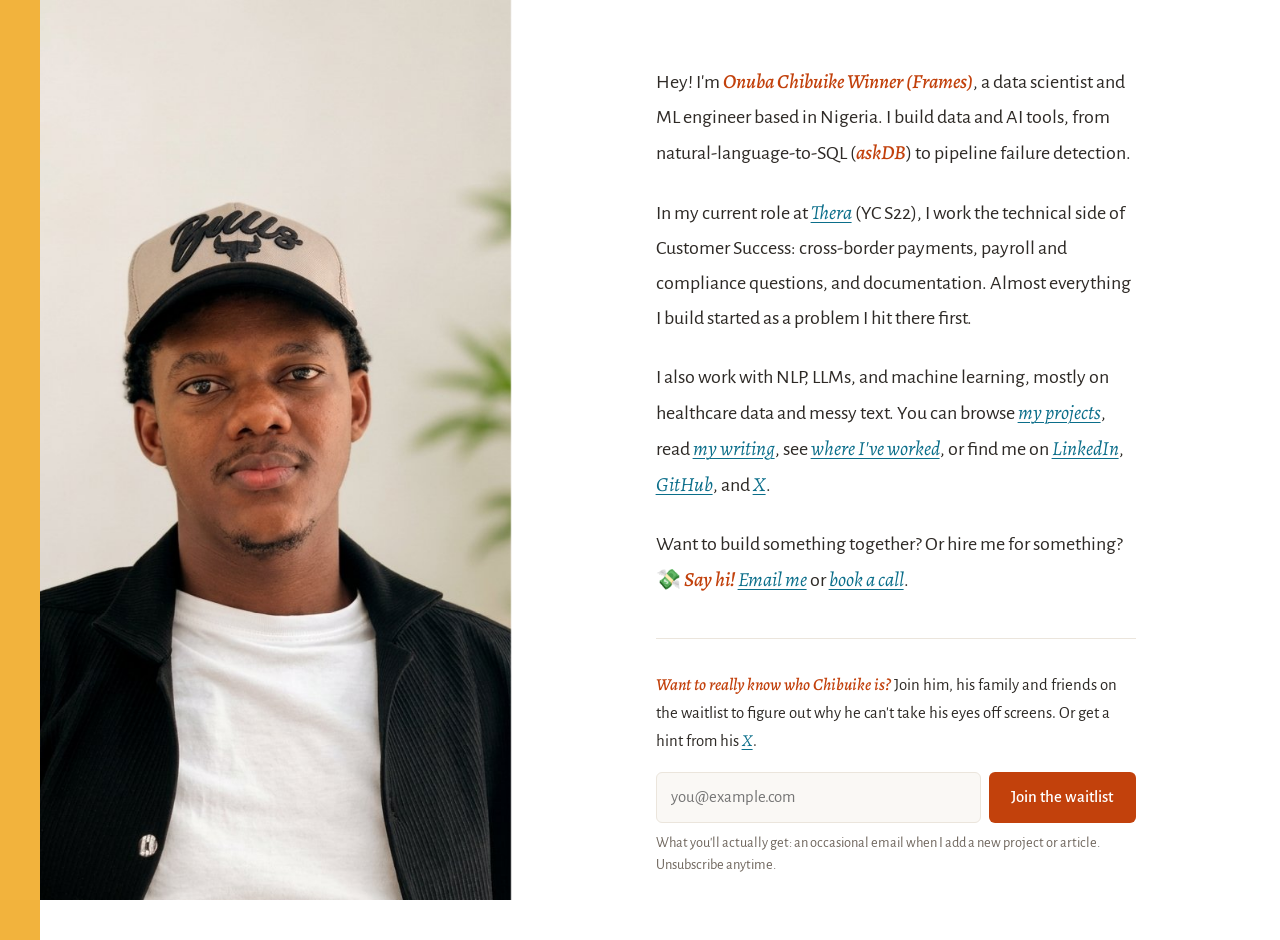
<file: index.html>
<!DOCTYPE html>
<html lang="en">

<head>
  <meta charset="UTF-8">
  <meta name="viewport" content="width=device-width, initial-scale=1.0">
  <title>Chibuike Onuba</title>
  <meta name="description" content="Chibuike Onuba: data scientist and ML engineer. Projects, writing, and experience.">

  <link rel="icon" href="./assets/images/winner-logo.png" type="image/png">

  <link rel="preconnect" href="https://fonts.googleapis.com">
  <link rel="preconnect" href="https://fonts.gstatic.com" crossorigin>
  <link href="https://fonts.googleapis.com/css2?family=Alegreya:ital,wght@0,400;0,500;1,400;1,500&family=Alegreya+Sans:ital,wght@0,400;0,500;1,400&display=swap" rel="stylesheet">

  <link rel="stylesheet" href="./assets/css/minimal.css">
</head>

<body>

  <!-- Phone-only top bar: Menu, name, back to top (desktop uses .site-nav) -->
  <header class="mobile-bar">
    <details class="mobile-menu">
      <summary>Menu</summary>
      <nav aria-label="Main">
        <a href="index.html" aria-current="page">Home</a>
        <a href="experience.html">Experience</a>
        <a href="projects.html">Projects</a>
        <a href="writing.html">Writing</a>
      </nav>
    </details>
    <a class="mobile-name" href="index.html">Chibuike</a>
    <a class="mobile-top" href="#">Go &uarr;</a>
  </header>

  <main class="home">

    <figure class="home-photo">
      <img src="./assets/images/portrait.jpg" alt="Chibuike Onuba" width="944" height="1121">
    </figure>

    <section class="home-text">

      <p>
        Hey! I'm <span class="accent">Onuba Chibuike Winner (Frames)</span>, a data scientist
        and ML engineer based in Nigeria. I build data and AI tools, from
        natural-language-to-SQL (<span class="accent">askDB</span>) to pipeline failure detection.
      </p>

      <p>
        In my current role at <a href="https://www.getthera.com" target="_blank" rel="noopener">Thera</a> (YC S22),
        I work the technical side of Customer Success: cross-border payments, payroll and
        compliance questions, and documentation. Almost everything I build started as a
        problem I hit there first.
      </p>

      <p>
        I also work with NLP, LLMs, and machine learning, mostly on healthcare data and
        messy text. You can browse <a href="projects.html">my projects</a>,
        read <a href="writing.html">my writing</a>, see <a href="experience.html">where I've worked</a>,
        or find me on
        <a href="https://www.linkedin.com/in/chibuikeonuba/" target="_blank" rel="noopener">LinkedIn</a>,
        <a href="https://github.com/ChibuikeOnuba" target="_blank" rel="noopener">GitHub</a>, and
        <a href="https://twitter.com/chibuike_heis" target="_blank" rel="noopener">X</a>.
      </p>

      <p>
        Want to build something together? Or hire me for something? 💸 <span class="accent">Say hi!</span>
        <a href="mailto:onubawinner042@gmail.com">Email me</a> or
        <a href="https://calendly.com/onubawinner042/get-to-know-me" target="_blank" rel="noopener">book a call</a>.
      </p>

      <!-- Newsletter sign-up: posts to Buttondown (account: onuba), opens the confirmation in a new tab -->
      <form class="signup" action="https://buttondown.com/api/emails/embed-subscribe/onuba" method="post" target="_blank">
        <p>
          <span class="accent">Want to really know who Chibuike is?</span>
          Join him, his family and friends on the waitlist to figure out why he can't take his eyes off screens.
          Or get a hint from his
          <a href="https://twitter.com/chibuike_heis" target="_blank" rel="noopener">X</a>.
        </p>
        <div class="signup-row">
          <label for="signup-email" class="visually-hidden">Email address</label>
          <input id="signup-email" type="email" name="email" placeholder="you@example.com" autocomplete="email" required>
          <button type="submit">Join the waitlist</button>
        </div>
        <p class="signup-fine">What you'll actually get: an occasional email when I add a new project or article. Unsubscribe anytime.</p>
      </form>

    </section>

  </main>

  <script src="./assets/js/nav.js" defer></script>

</body>

</html>
</file>
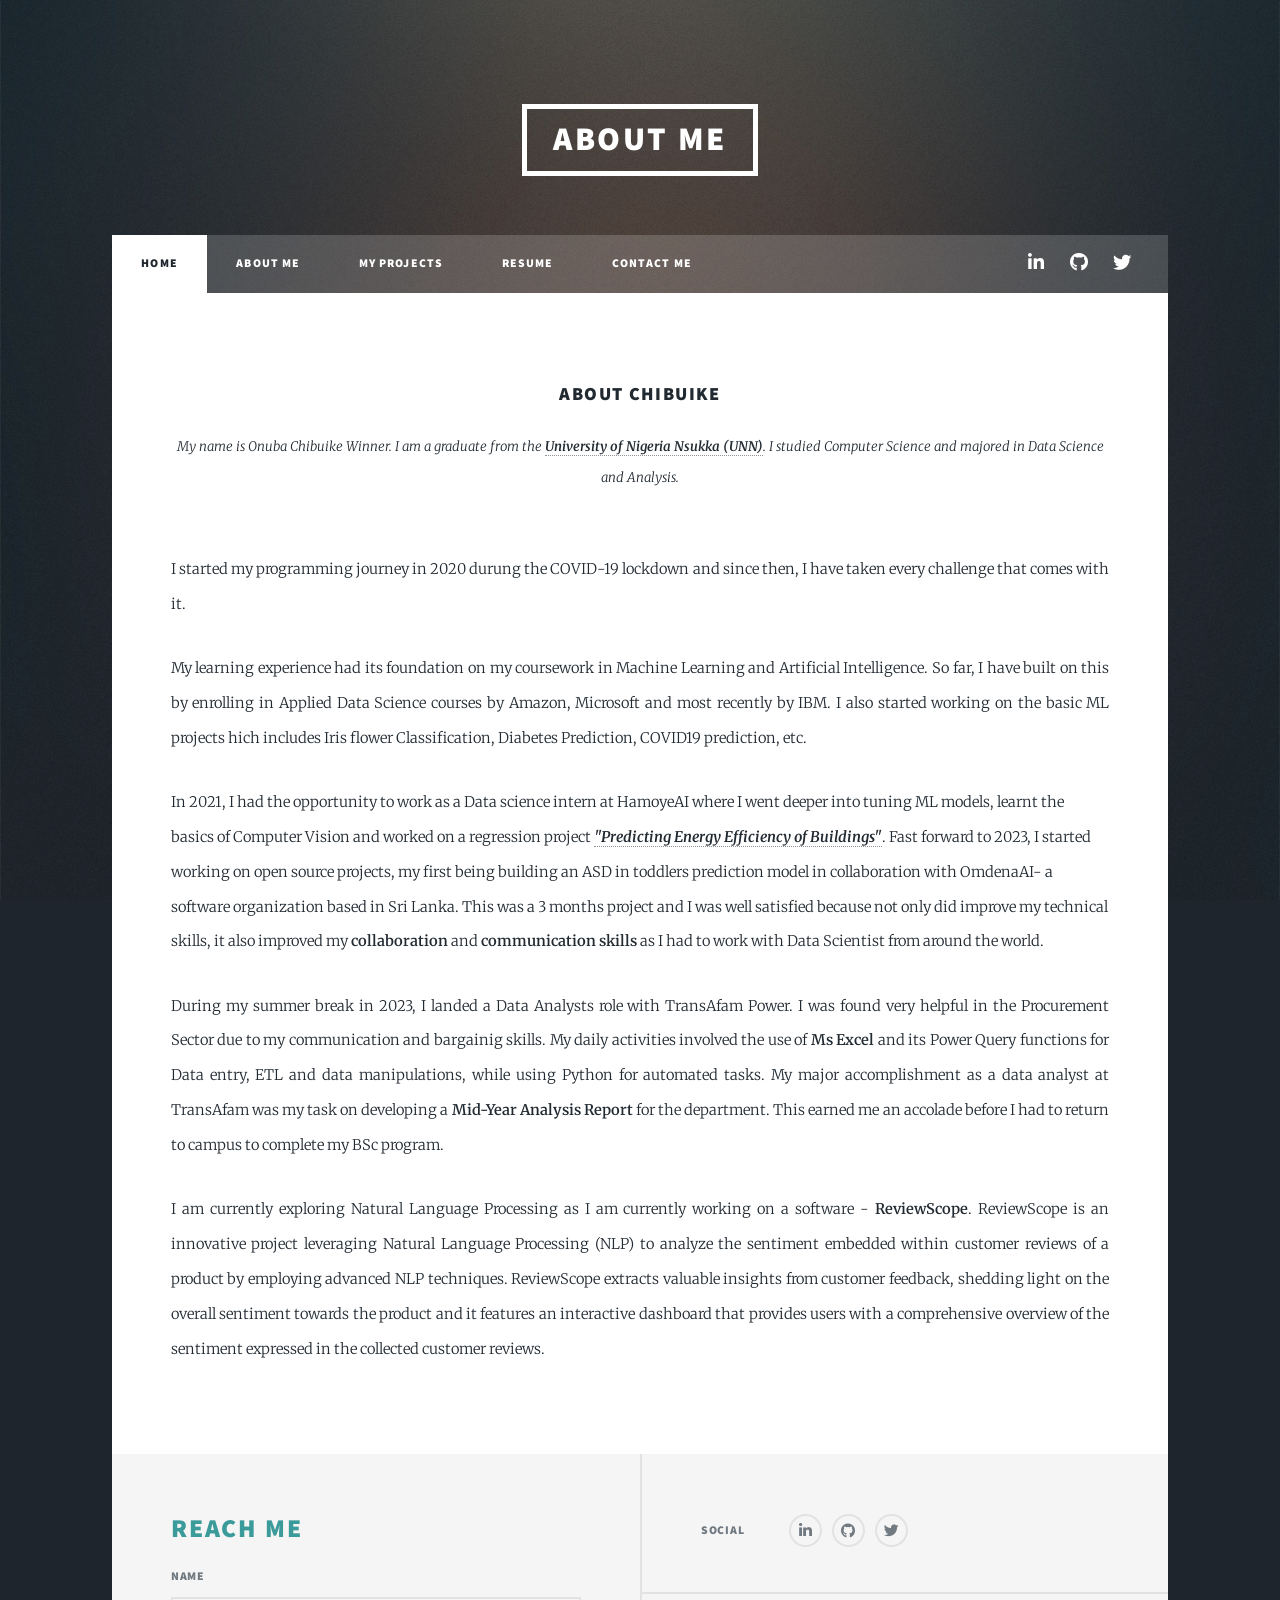
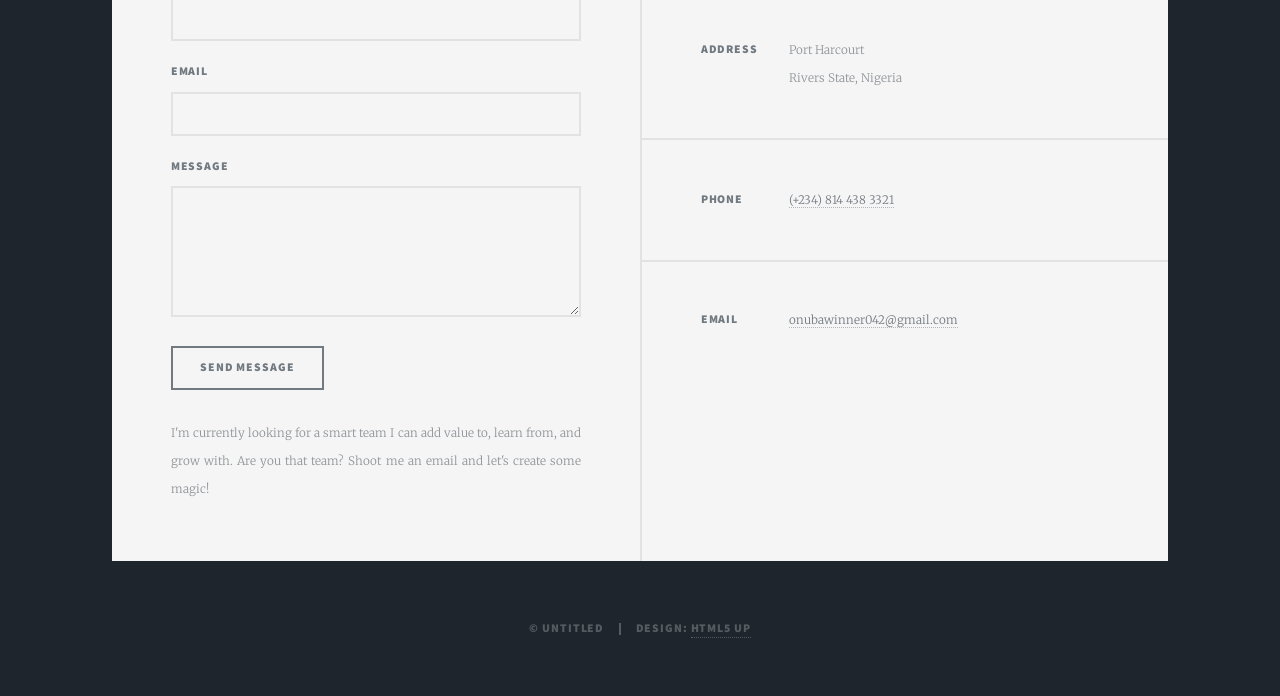
<file: About Me.html>
<!DOCTYPE HTML>
<!--
	Massively by HTML5 UP
	html5up.net | @ajlkn
	Free for personal and commercial use under the CCA 3.0 license (html5up.net/license)
-->
<html>
	<head>
		<title>About Me</title>
		<meta charset="utf-8" />
		<meta name="viewport" content="width=device-width, initial-scale=1, user-scalable=no" />
		<link rel="stylesheet" href="assets/css/main.css" />
		<noscript><link rel="stylesheet" href="assets/css/noscript.css" /></noscript>
	</head>
	<body class="is-preload">

		<!-- Wrapper -->
			<div id="wrapper">

				<!-- Header -->
					<header id="header">
						<a href="About Me.html" class="logo">about me</a>
					</header>

				<!-- Nav -->
				<nav id="nav">
					<ul class="links">
						<li class="active"><a href="index.html">Home</a></li>
						<li><a href="About Me.html">About Me</a></li>
						<li><a href="index.html#projects">My Projects</a></li>
						<li><a href="resume.html">Resume</a></li>
						<li><a href="#footer">Contact me</a></li>
					</ul>
					<ul class="icons">
						<li><a href="https://linkedin.com/in/chibuike-onuba-88589720a/" target="_blank" class="icon brands fa-linkedin-in"><span class="label">Linkedin</span></a></li>
						<li><a href="https://github.com/ChibuikeOnuba" target="_blank" class="icon brands fa-github"><span class="label">GitHub</span></a></li>
						<li><a href="https://twitter.com/chibuike_heis" target="_blank" class="icon brands fa-twitter"><span class="label">Twitter</span></a></li>
					</ul>
				</nav>

				<!-- Main -->
					<div id="main">

						<!-- Post -->
							<section class="post">
								
								<header class="major">
									<h3>About Chibuike</h3>
									<p>My name is Onuba Chibuike Winner. I am a graduate from the <a href="https://www.unn.edu.ng/" target="_blank"><b>University of Nigeria Nsukka (UNN)</b></a>.  I studied Computer Science and majored in Data Science and Analysis.</p>
								</header>
								<p>I started my programming journey in 2020 durung the COVID-19 lockdown and since then, I have taken every challenge that comes with it.</p>
								<p>My learning experience had its foundation on my coursework in Machine Learning and Artificial Intelligence. So far, I have built on this by enrolling in Applied Data Science courses by Amazon, Microsoft and most recently by IBM. 
									I also started working on the basic ML projects hich includes Iris flower Classification, Diabetes Prediction, COVID19 prediction, etc.</p>
								In 2021, I had the opportunity to work as a Data science intern at HamoyeAI where I went deeper into tuning ML models, learnt the basics of Computer Vision and worked on a regression project <a href="https://drive.google.com/file/d/17zb1U6CJeMvdc6xTPNkE0tYods4PsCqF/view?usp=sharing" target="_blank"><b><i>"Predicting Energy Efficiency of Buildings"</i></b></a>.
									Fast forward to 2023, I started working on open source projects, my first being building an ASD in toddlers prediction model in collaboration with OmdenaAI- a software organization based in Sri Lanka. 
									This was a 3 months project and I was well satisfied because not only did improve my technical skills, it also improved my <b>collaboration</b> and <b>communication skills</b> as I had to work with Data Scientist from around the world.</p> 
									<p>During my summer break in 2023, I landed a Data Analysts role with TransAfam Power. I was found very helpful in the Procurement Sector due to my communication and bargainig skills. My daily activities involved the use of <b>Ms Excel</b> 
										and its Power Query functions for Data entry, ETL and data manipulations, while using Python for automated tasks. My major accomplishment as a data analyst at TransAfam was my task on developing a <b>Mid-Year Analysis Report</b> for the department. 
										This earned me an accolade before I had to return to campus to complete my BSc program.</p>
									<p>I am currently exploring Natural Language Processing as I am currently working on a software - <b>ReviewScope</b>. ReviewScope is an innovative project leveraging Natural Language Processing (NLP) to analyze the sentiment embedded within customer reviews of a product by employing advanced NLP techniques. ReviewScope extracts valuable insights from customer feedback, shedding light on the overall sentiment towards the product and it features an interactive dashboard that provides users with a comprehensive overview of the sentiment expressed in the collected customer reviews.</p>
							</section>
							
					</div>

				<!-- Footer -->
				<footer id="footer">
					<section>
						<h2 style="color: rgb(59, 155, 155);">reach me</h2>
						
						<form method="post" action="#">
							<div class="fields">
								<div class="field">
									<label for="name">Name</label>
									<input type="text" name="name" id="name" />
								</div>
								<div class="field">
									<label for="email">Email</label>
									<input type="text" name="email" id="email" />
								</div>
								<div class="field">
									<label for="message">Message</label>
									<textarea name="message" id="message" rows="3"></textarea>
								</div>
							</div>
							<ul class="actions">
								<li><input type="submit" value="Send Message" /></li>
							</ul>
						</form>
					<p>I'm currently looking for a smart team I can add value to, learn from, and grow with. Are you that team? Shoot me an email and let's create some magic!</p></section>

					<section class="split contact">
						<section>
							<h3>Social</h3>
							<ul class="icons alt">
								<li><a href="https://linkedin.com/in/chibuike-onuba-88589720a/" target="_blank" class="icon brands fa-linkedin-in"><span class="label">Linkedin</span></a></li>
								<li><a href="https://github.com/ChibuikeOnuba" target="_blank" class="icon brands fa-github"><span class="label">GitHub</span></a></li>
								<li><a href="https://twitter.com/chibuike_heis" target="_blank" class="icon brands fa-twitter"><span class="label">Twitter</span></a></li>
							</ul>
						</section>
						<section class="alt">
							<h3>Address</h3>
							<p>Port Harcourt<br />
							Rivers State, Nigeria</p>
						</section>
						<section>
							<h3>Phone</h3>
							<p><a href="#">(+234) 814 438 3321</a></p>
						</section>
						<section>
							<h3>Email</h3>
							<p><a href="#">onubawinner042@gmail.com</a></p>
						</section>
						
					</section>
				</footer>

				<!-- Copyright -->
					<div id="copyright">
						<ul><li>&copy; Untitled</li><li>Design: <a href="https://html5up.net">HTML5 UP</a></li></ul>
					</div>

			</div>

		<!-- Scripts -->
			<script src="assets/js/jquery.min.js"></script>
			<script src="assets/js/jquery.scrollex.min.js"></script>
			<script src="assets/js/jquery.scrolly.min.js"></script>
			<script src="assets/js/browser.min.js"></script>
			<script src="assets/js/breakpoints.min.js"></script>
			<script src="assets/js/util.js"></script>
			<script src="assets/js/main.js"></script>

	</body>
</html>
</file>
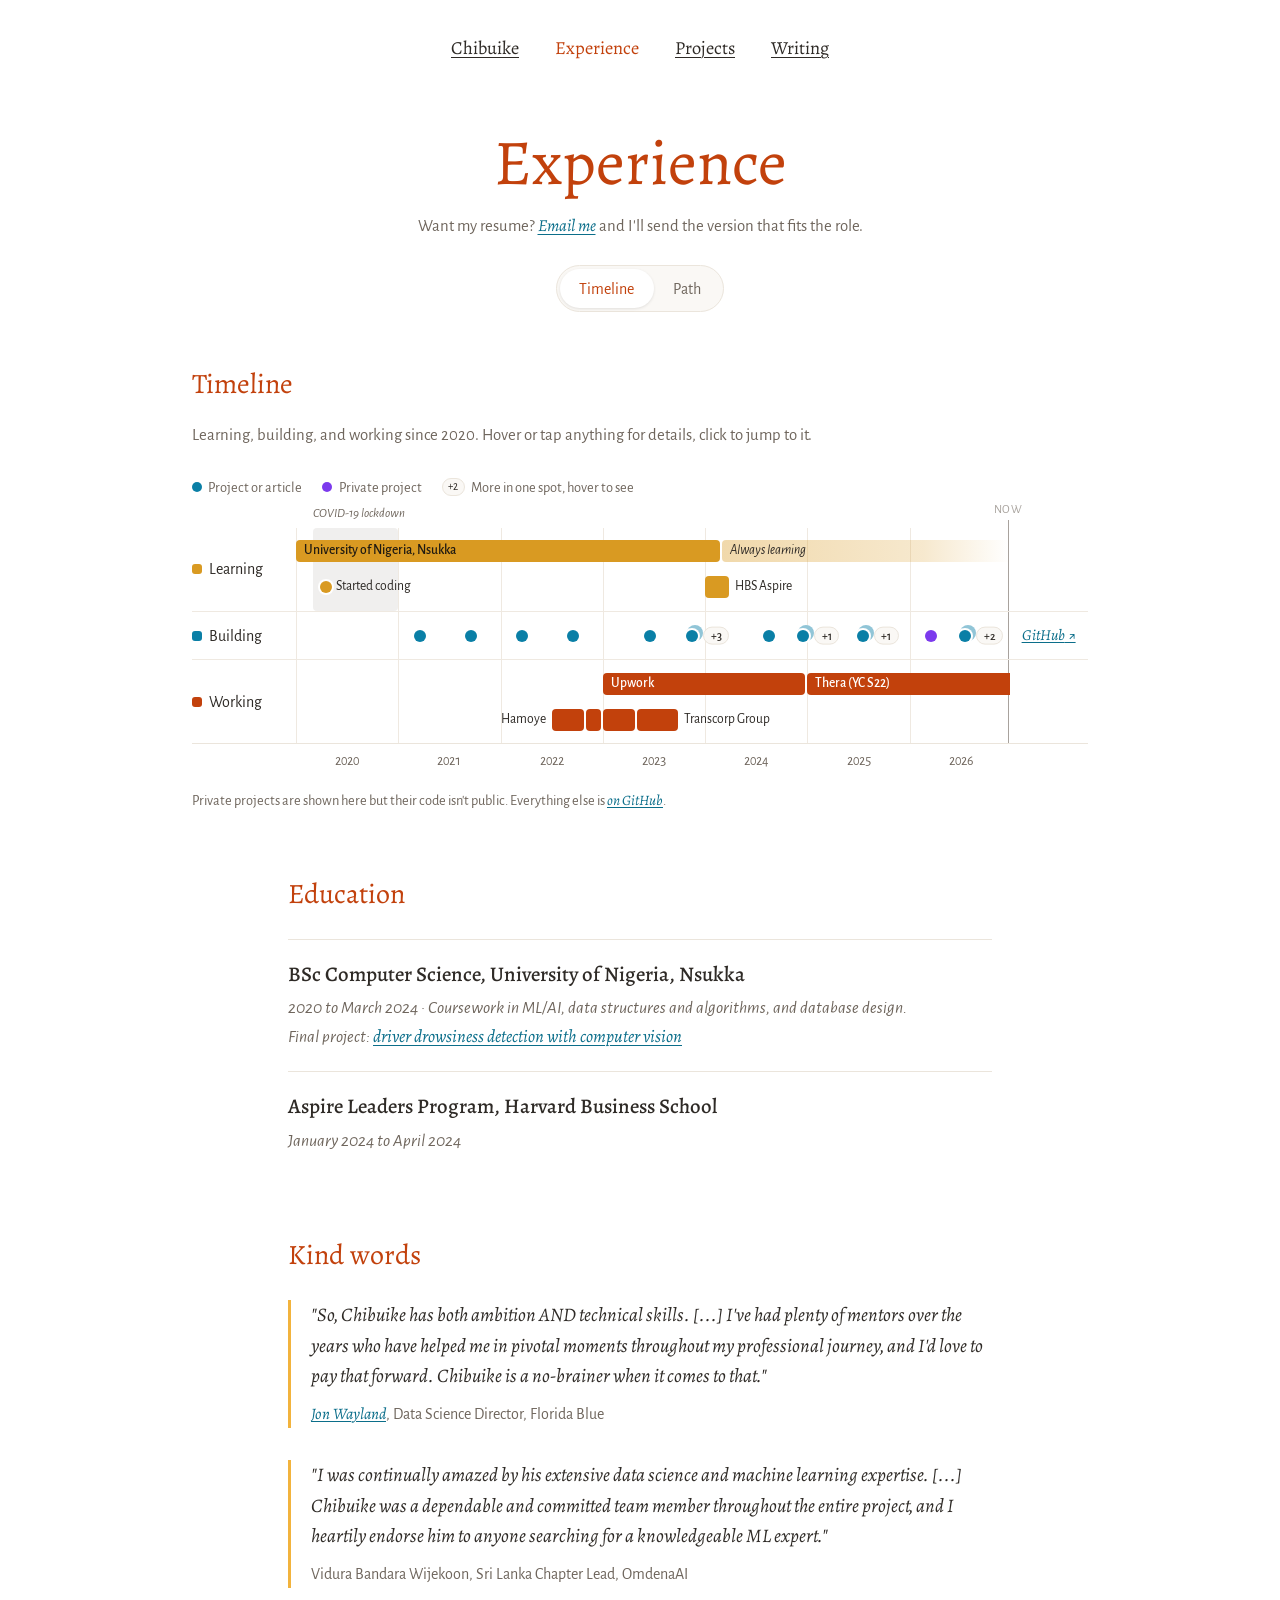
<file: experience.html>
<!DOCTYPE html>
<html lang="en">

<head>
  <meta charset="UTF-8">
  <meta name="viewport" content="width=device-width, initial-scale=1.0">
  <title>Experience · Chibuike Onuba</title>
  <meta name="description" content="Work history, education, and references for Chibuike Onuba.">

  <link rel="icon" href="./assets/images/winner-logo.png" type="image/png">

  <link rel="preconnect" href="https://fonts.googleapis.com">
  <link rel="preconnect" href="https://fonts.gstatic.com" crossorigin>
  <link href="https://fonts.googleapis.com/css2?family=Alegreya:ital,wght@0,400;0,500;1,400;1,500&family=Alegreya+Sans:ital,wght@0,400;0,500;1,400&display=swap" rel="stylesheet">

  <link rel="stylesheet" href="./assets/css/minimal.css">
</head>

<body>

  <!-- Phone-only top bar: Menu, name, back to top (desktop uses .site-nav) -->
  <header class="mobile-bar">
    <details class="mobile-menu">
      <summary>Menu</summary>
      <nav aria-label="Main">
        <a href="index.html">Home</a>
        <a href="experience.html" aria-current="page">Experience</a>
        <a href="projects.html">Projects</a>
        <a href="writing.html">Writing</a>
      </nav>
    </details>
    <a class="mobile-name" href="index.html">Chibuike</a>
    <a class="mobile-top" href="#">Go &uarr;</a>
  </header>

  <nav class="site-nav" aria-label="Main menu">
    <a href="index.html">Chibuike</a>
    <a href="experience.html" aria-current="page">Experience</a>
    <a href="projects.html">Projects</a>
    <a href="writing.html">Writing</a>
  </nav>

  <main class="page">

    <header class="page-header">
      <h1>Experience</h1>
      <p>Want my resume? <a href="mailto:onubawinner042@gmail.com?subject=Resume%20request">Email me</a> and I'll send the version that fits the role.</p>
    </header>

    <div class="view-switch" role="group" aria-label="Choose how to view my experience" data-view-switch hidden>
      <button type="button" data-view="chart" aria-pressed="true">Timeline</button>
      <button type="button" data-view="path" aria-pressed="false">Path</button>
    </div>

    <section class="section section-wide" aria-labelledby="journey-heading" data-view-panel="chart" hidden>
      <h2 id="journey-heading">Timeline</h2>
      <p class="section-intro">Learning, building, and working since 2020. Hover or tap anything for details, click to jump to it.</p>
      <div class="gantt" id="journey"></div>
    </section>

    <section class="section section-wide" aria-labelledby="work-heading" data-view-panel="path">
      <h2 id="work-heading">Work</h2>

      <div class="path" role="list">

        <article class="stop" role="listitem" id="role-thera">
          <p class="stop-date"><span class="stop-badge">Now</span> Jan 2025 to present</p>
          <h3>Customer Success Manager</h3>
          <p class="stop-org">Thera (YC S22)</p>
          <ul>
            <li>Run technical operations day to day</li>
            <li>Built an AI assistant that answers customer queries and flags tickets that need a human</li>
            <li>Automated customer follow-ups and product feedback workflows with Make.com</li>
          </ul>
          <p class="stop-tags"><span>AI assistants</span><span>Make.com</span><span>Support ops</span></p>
        </article>

        <div class="path-link" aria-hidden="true">
          <svg viewBox="0 0 900 110"><path d="M225 0 C225 45 262 80 330 78 C372 77 384 42 354 39 C325 36 320 72 374 80 C500 97 675 62 675 110"/></svg>
        </div>

        <article class="stop" role="listitem" id="role-transcorp">
          <p class="stop-date"><span class="stop-badge stop-badge-outline">Internship</span> May 2023 to Oct 2023</p>
          <h3>Data Analyst</h3>
          <p class="stop-org">Transcorp Group</p>
          <ul>
            <li>Improved procurement tracking with real-time data in Excel and Power Query</li>
            <li>Reworked supplier evaluation by tracking delivery and cost KPIs</li>
            <li>Prepared the department's mid-year analysis report</li>
          </ul>
          <p class="stop-tags"><span>Excel</span><span>Power Query</span><span>Power BI</span></p>
        </article>

        <div class="path-link" aria-hidden="true">
          <svg viewBox="0 0 900 110"><path d="M675 0 C690 42 610 52 500 52 C380 52 320 42 285 64 C250 86 225 86 225 110"/></svg>
        </div>

        <article class="stop" role="listitem" id="role-upwork">
          <p class="stop-date">Jan 2023 to Jan 2025</p>
          <h3>Freelance Data Scientist</h3>
          <p class="stop-org">Upwork</p>
          <ul>
            <li>Delivered machine learning, predictive modeling, and data visualization projects for clients</li>
          </ul>
          <p class="stop-tags"><span>Machine learning</span><span>Predictive modeling</span><span>Data viz</span></p>
        </article>

        <div class="path-link" aria-hidden="true">
          <svg viewBox="0 0 900 110"><path d="M225 0 C240 38 330 30 400 48 S560 82 620 68 S680 78 675 110"/></svg>
        </div>

        <article class="stop" role="listitem" id="role-omdena">
          <p class="stop-date"><span class="stop-badge stop-badge-outline">Internship</span> Jan 2023 to May 2023</p>
          <h3>Data Scientist</h3>
          <p class="stop-org">Omdena</p>
          <ul>
            <li>Built an autism prediction model and pipeline with 50+ data scientists, for hospitals in India</li>
            <li>Improved model recall by 15% with feature engineering and hyperparameter tuning</li>
            <li>Published the research in a peer-reviewed journal</li>
          </ul>
          <p class="stop-tags"><span>Python</span><span>Machine learning</span><span>Research</span></p>
        </article>

        <div class="path-link" aria-hidden="true">
          <svg viewBox="0 0 900 110"><path d="M675 0 C675 38 622 66 560 68 C516 70 506 38 532 34 C559 30 566 62 520 72 C400 96 225 68 225 110"/></svg>
        </div>

        <article class="stop" role="listitem" id="role-sparks">
          <p class="stop-date"><span class="stop-badge stop-badge-outline">Internship</span> Nov 2022 to Jan 2023</p>
          <h3>Data Science and Analytics Intern</h3>
          <p class="stop-org">The Sparks Foundation</p>
          <ul>
            <li>Completed the Data Science and Business Analytics internship</li>
          </ul>
          <p class="stop-tags"><span>Machine learning</span><span>Matplotlib</span></p>
        </article>

        <div class="path-link" aria-hidden="true">
          <svg viewBox="0 0 900 110"><path d="M225 0 C205 34 290 46 360 39 S468 16 503 40 C522 58 494 74 472 61 C452 49 520 42 600 64 S680 88 675 110"/></svg>
        </div>

        <article class="stop" role="listitem" id="role-hamoye">
          <p class="stop-date"><span class="stop-badge stop-badge-outline">Internship</span> Jul 2022 to Nov 2022</p>
          <h3>Data Science Intern</h3>
          <p class="stop-org">Hamoye</p>
          <ul>
            <li>Fine-tuned machine learning models</li>
            <li>Worked on computer vision and energy efficiency prediction</li>
          </ul>
          <p class="stop-tags"><span>Python</span><span>Machine learning</span></p>
        </article>

      </div>
    </section>

    <section class="section" aria-labelledby="edu-heading" id="education">
      <h2 id="edu-heading">Education</h2>
      <ol class="roles">

        <li class="role">
          <h3>BSc Computer Science, University of Nigeria, Nsukka</h3>
          <p class="role-meta">2020 to March 2024 · Coursework in ML/AI, data structures and algorithms, and database design. <br>Final project: <a href="projects.html">driver drowsiness detection with computer vision</a></p>
        </li>

        <li class="role">
          <h3>Aspire Leaders Program, Harvard Business School</h3>
          <p class="role-meta">January 2024 to April 2024</p>
        </li>

      </ol>
    </section>

    <section class="section" aria-labelledby="quotes-heading">
      <h2 id="quotes-heading">Kind words</h2>

      <blockquote class="quote">
        <p>"So, Chibuike has both ambition AND technical skills. [...] I've had plenty of mentors over the years who have helped me in pivotal moments throughout my professional journey, and I'd love to pay that forward. Chibuike is a no-brainer when it comes to that."</p>
        <footer><a href="https://lnkd.in/p/eYbn5VEw" target="_blank" rel="noopener">Jon Wayland</a>, Data Science Director, Florida Blue</footer>
      </blockquote>

      <blockquote class="quote">
        <p>"I was continually amazed by his extensive data science and machine learning expertise. [...] Chibuike was a dependable and committed team member throughout the entire project, and I heartily endorse him to anyone searching for a knowledgeable ML expert."</p>
        <footer>Vidura Bandara Wijekoon, Sri Lanka Chapter Lead, OmdenaAI</footer>
      </blockquote>
    </section>

  </main>

  <script src="./assets/js/journey.js" defer></script>
  <script src="./assets/js/nav.js" defer></script>

</body>

</html>
</file>
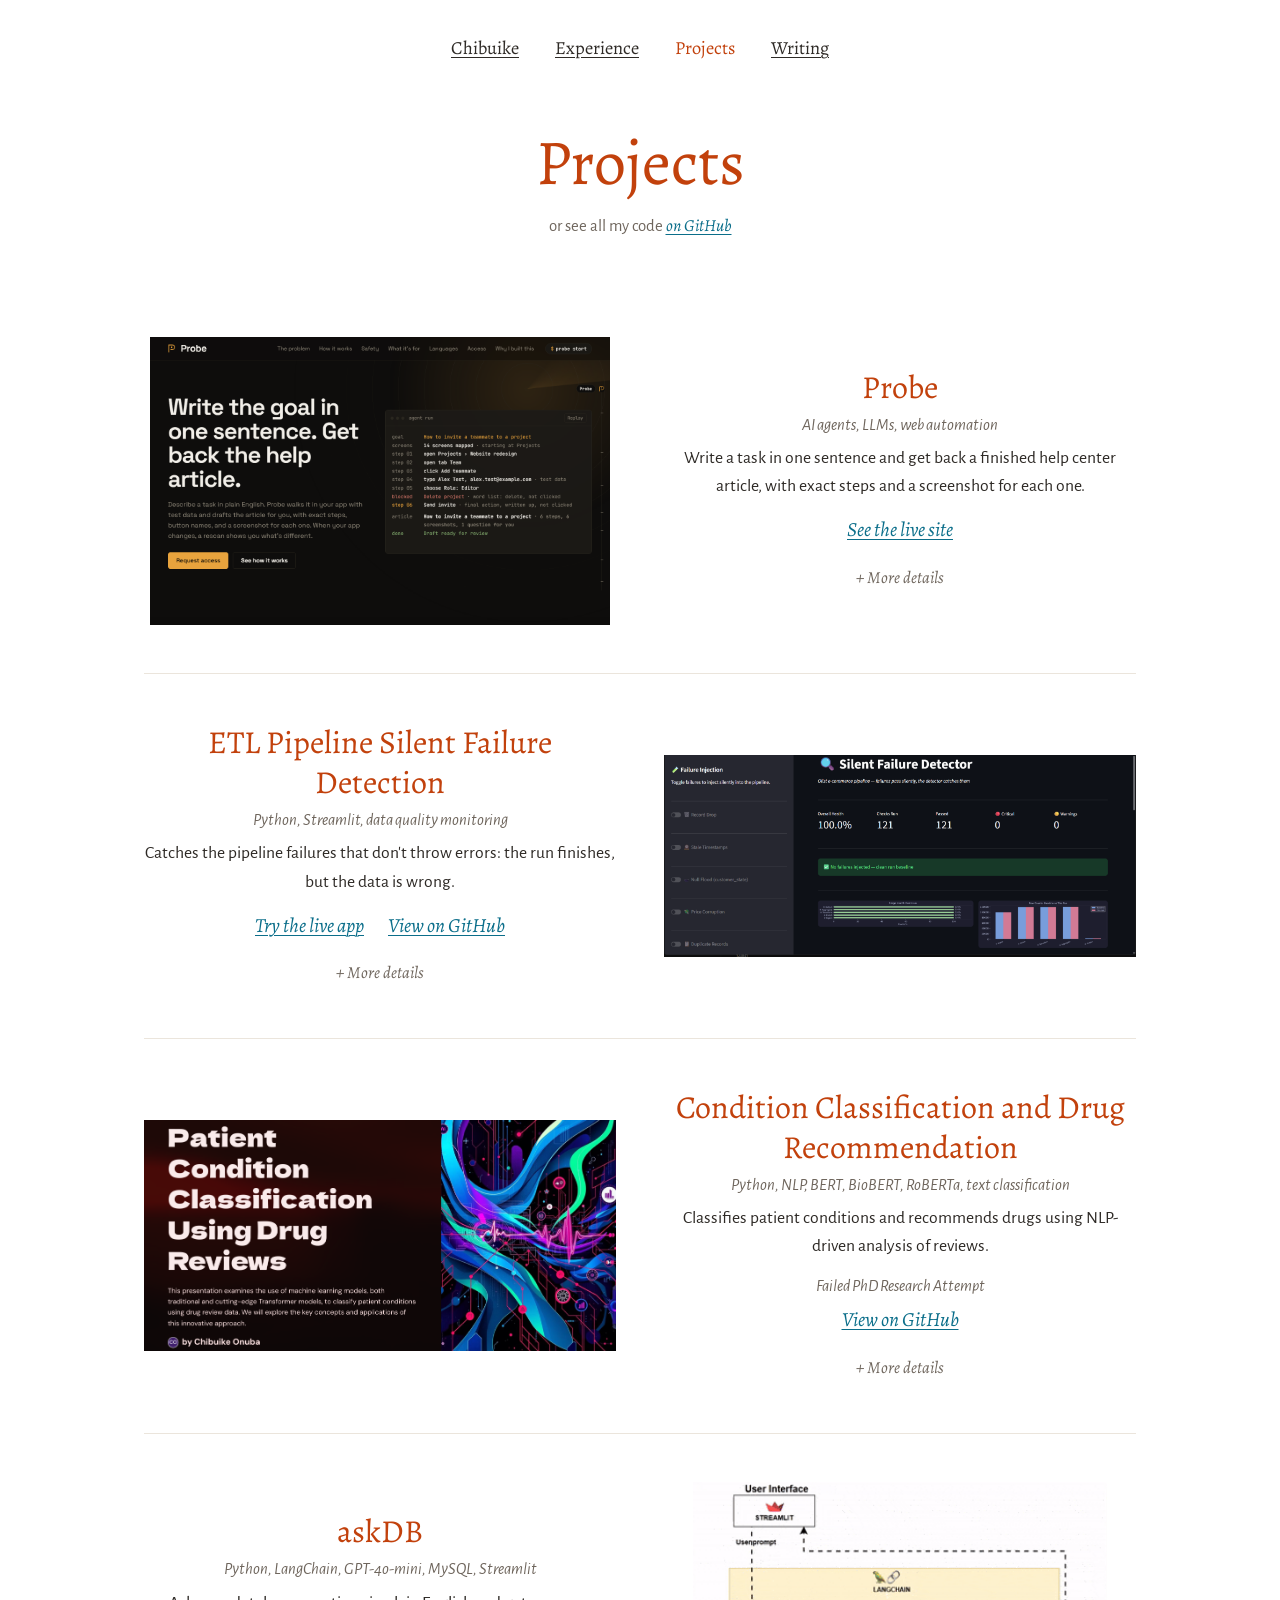
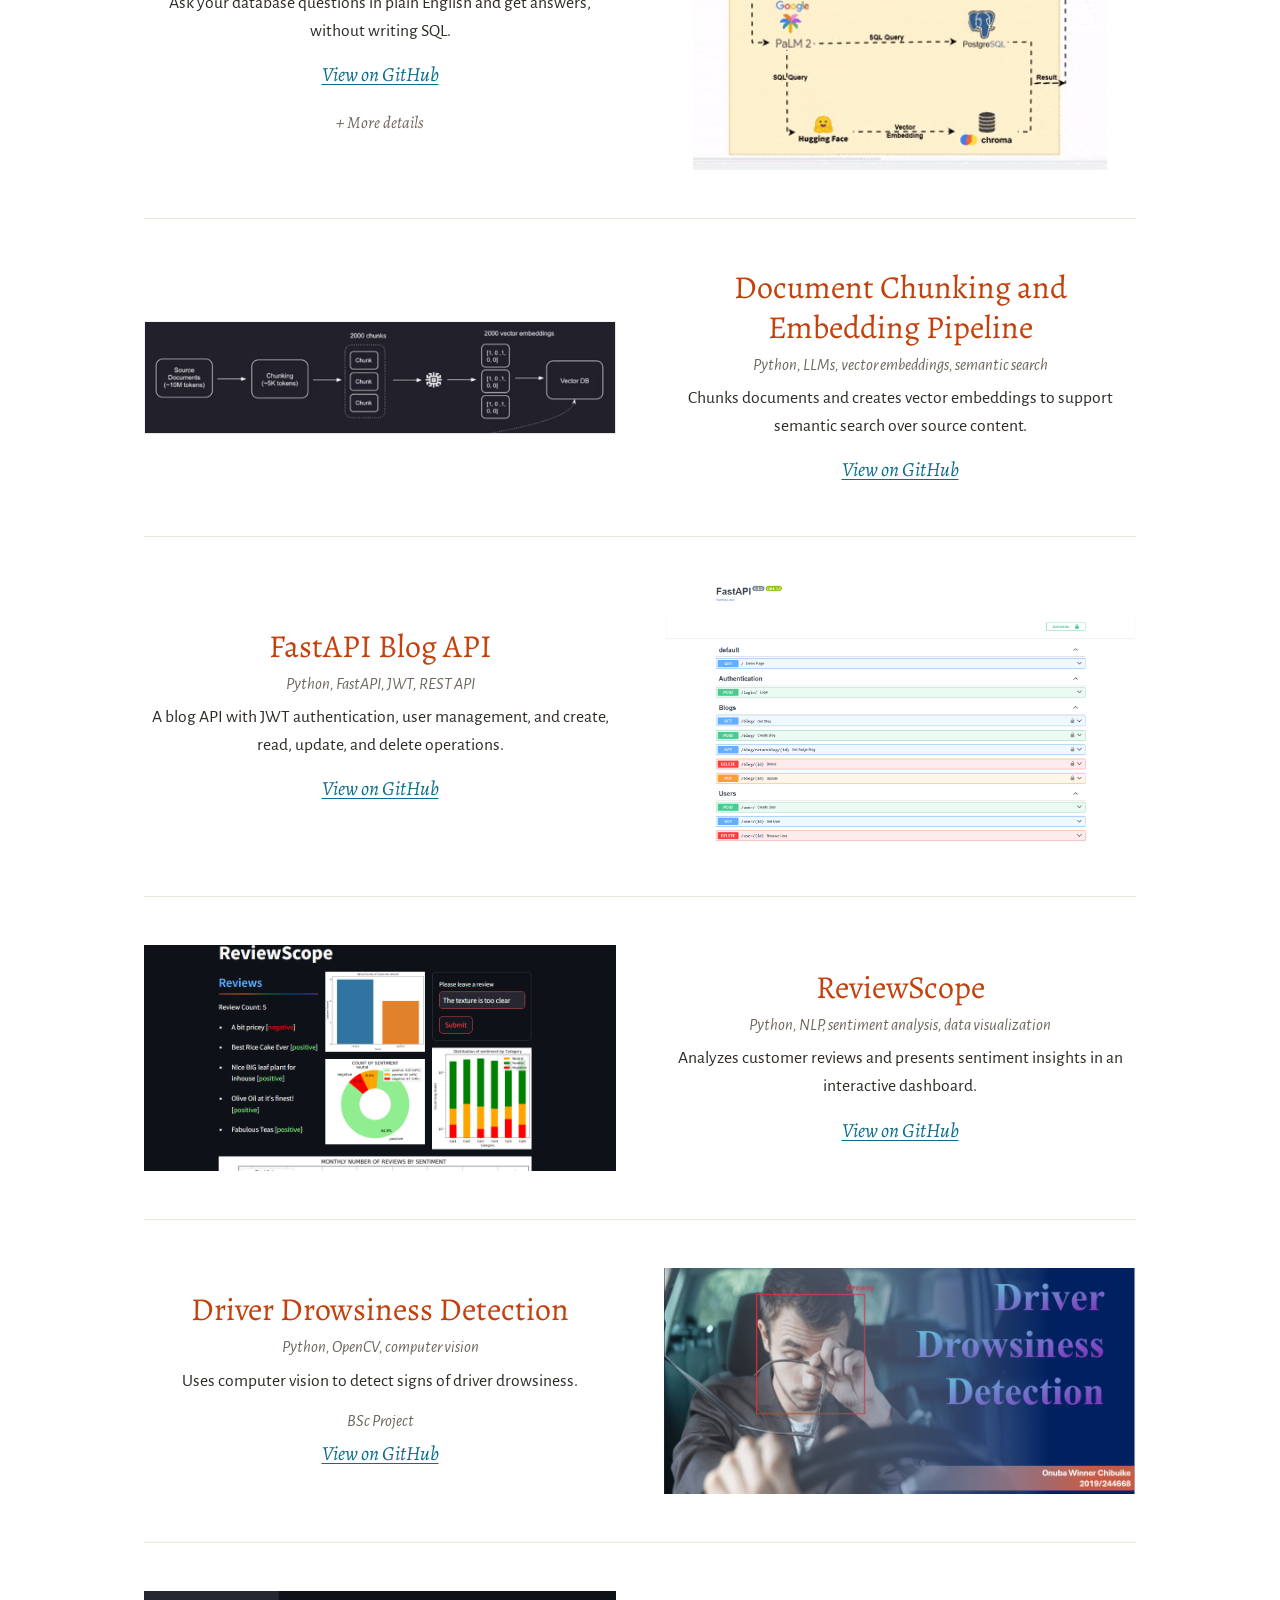
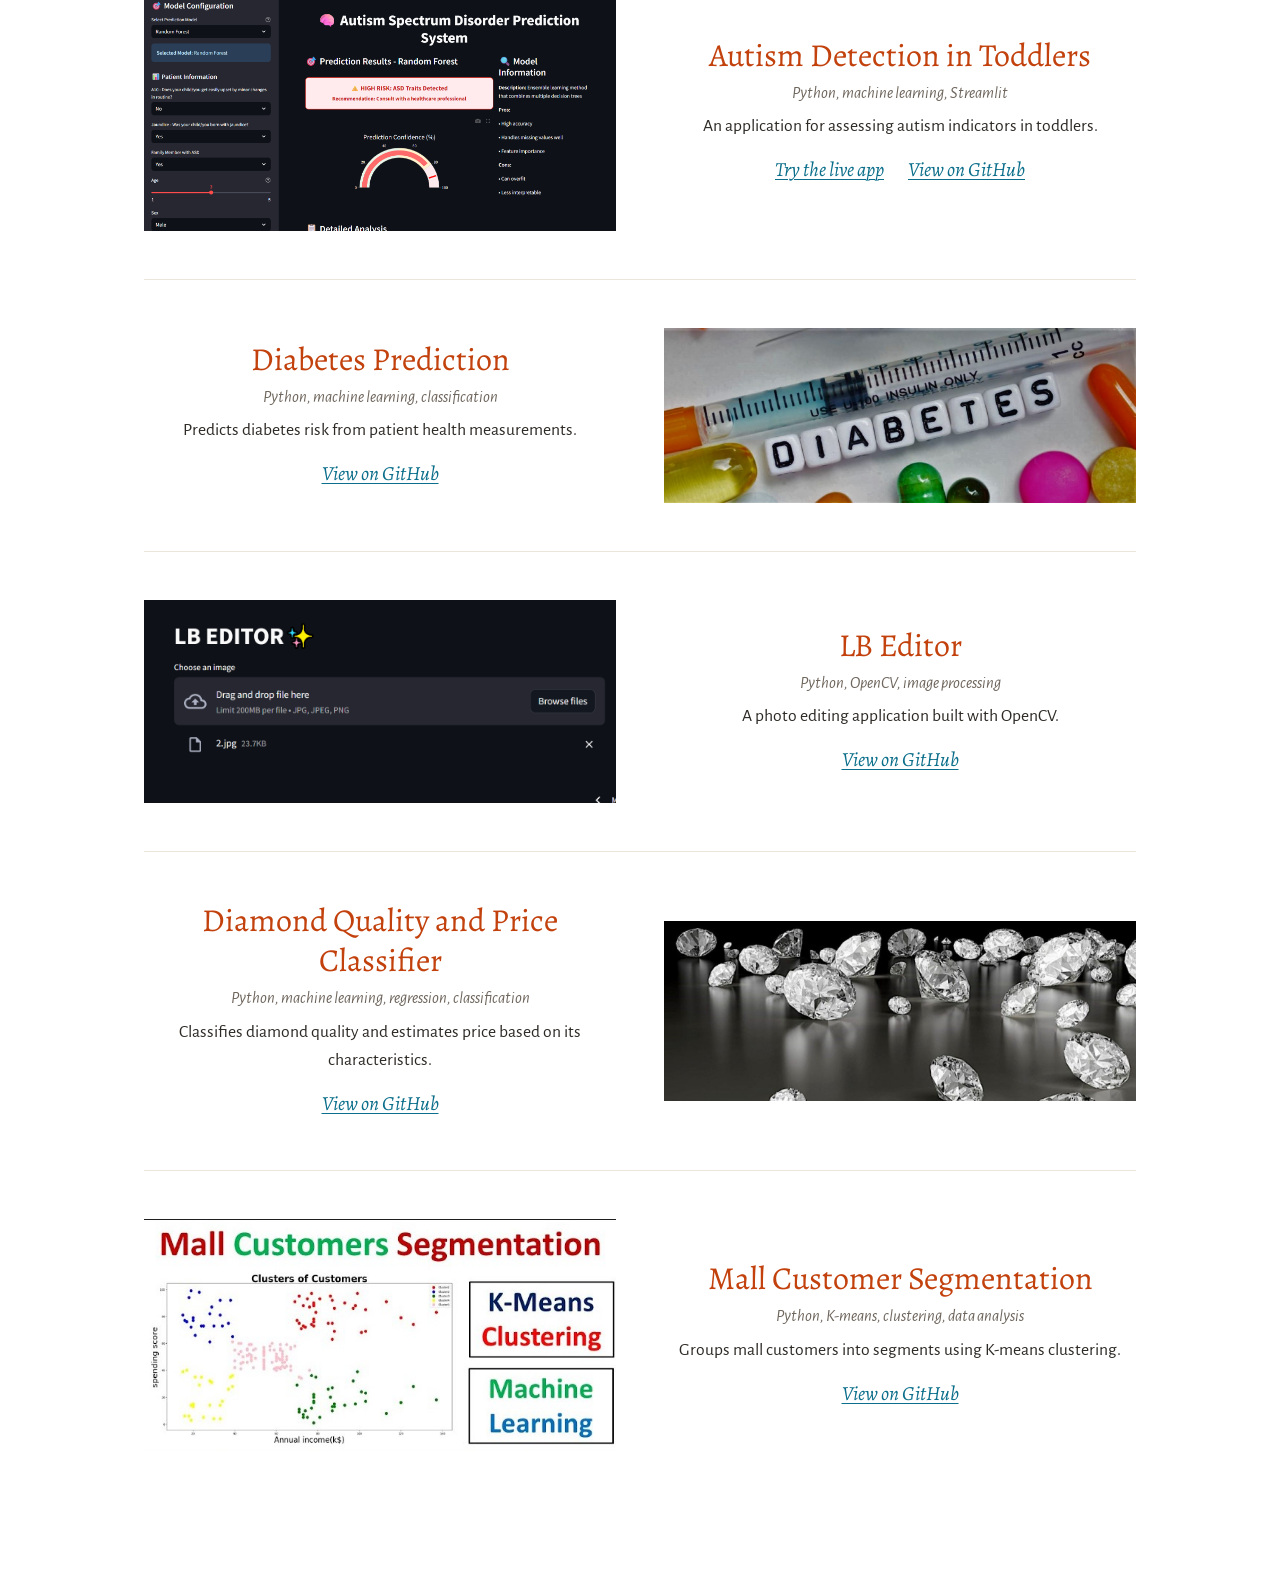
<file: projects.html>
<!DOCTYPE html>
<html lang="en">

<head>
  <meta charset="UTF-8">
  <meta name="viewport" content="width=device-width, initial-scale=1.0">
  <title>Projects · Chibuike Onuba</title>
  <meta name="description" content="Projects by Chibuike Onuba in data science, NLP, LLMs, and machine learning.">

  <link rel="icon" href="./assets/images/winner-logo.png" type="image/png">

  <link rel="preconnect" href="https://fonts.googleapis.com">
  <link rel="preconnect" href="https://fonts.gstatic.com" crossorigin>
  <link href="https://fonts.googleapis.com/css2?family=Alegreya:ital,wght@0,400;0,500;1,400;1,500&family=Alegreya+Sans:ital,wght@0,400;0,500;1,400&display=swap" rel="stylesheet">

  <link rel="stylesheet" href="./assets/css/minimal.css">
</head>

<body>

  <!-- Phone-only top bar: Menu, name, back to top (desktop uses .site-nav) -->
  <header class="mobile-bar">
    <details class="mobile-menu">
      <summary>Menu</summary>
      <nav aria-label="Main">
        <a href="index.html">Home</a>
        <a href="experience.html">Experience</a>
        <a href="projects.html" aria-current="page">Projects</a>
        <a href="writing.html">Writing</a>
      </nav>
    </details>
    <a class="mobile-name" href="index.html">Chibuike</a>
    <a class="mobile-top" href="#">Go &uarr;</a>
  </header>

  <nav class="site-nav" aria-label="Main menu">
    <a href="index.html">Chibuike</a>
    <a href="experience.html">Experience</a>
    <a href="projects.html" aria-current="page">Projects</a>
    <a href="writing.html">Writing</a>
  </nav>

  <main class="page">

    <header class="page-header">
      <h1>Projects</h1>
      <p>or see all my code <a href="https://github.com/ChibuikeOnuba" target="_blank" rel="noopener">on GitHub</a></p>
    </header>

    <ol class="entries">

      <li class="entry">
        <a class="entry-media" href="https://probe-com.vercel.app/" target="_blank" rel="noopener" tabindex="-1" aria-hidden="true">
          <img src="./assets/images/probe.png" alt="" loading="lazy">
        </a>
        <div class="entry-body">
          <h2 class="entry-title"><a href="https://probe-com.vercel.app/" target="_blank" rel="noopener">Probe</a></h2>
          <p class="entry-meta">AI agents, LLMs, web automation</p>
          <p class="entry-summary">Write a task in one sentence and get back a finished help center article, with exact steps and a screenshot for each one.</p>
          <a href="https://probe-com.vercel.app/" target="_blank" rel="noopener">See the live site</a>
          <details class="entry-details">
            <summary>More details</summary>
            <p><strong>The problem.</strong> Help center articles take a long time to write by hand, and they go out of date every time the app changes.</p>
            <p><strong>How it works.</strong> You give Probe your app's address, a test login, and a goal in plain English. It maps the app's screens, including tabs and dialogs, then walks through the task with test data. It drafts numbered steps with exact button names and a screenshot for each step, and asks you about anything it couldn't see.</p>
            <p><strong>Safety.</strong> It stops before irreversible actions such as delete, send, or invite, and runs on your own machine. Only screenshots go to the AI model.</p>
            <p><strong>Keeping articles current.</strong> After an app change, a rescan re-describes only new or changed screens. Approved articles export as Markdown, rich text, or a zip with images, and can be translated, with translations flagged when a newer version is approved.</p>
            <p><strong>Status.</strong> Working prototype.</p>
          </details>
        </div>
      </li>

      <li class="entry">
        <a class="entry-media" href="https://etl-pipeline-silent-failure-detection.streamlit.app/" target="_blank" rel="noopener" tabindex="-1" aria-hidden="true">
          <img src="./assets/images/etlfailure.png" alt="" loading="lazy">
        </a>
        <div class="entry-body">
          <h2 class="entry-title"><a href="https://github.com/ChibuikeOnuba/ETL-Pipeline-Silent-Failure-Detection" target="_blank" rel="noopener">ETL Pipeline Silent Failure Detection</a></h2>
          <p class="entry-meta">Python, Streamlit, data quality monitoring</p>
          <p class="entry-summary">Catches the pipeline failures that don't throw errors: the run finishes, but the data is wrong.</p>
          <p class="entry-links">
            <a href="https://etl-pipeline-silent-failure-detection.streamlit.app/" target="_blank" rel="noopener">Try the live app</a>
            <a href="https://github.com/ChibuikeOnuba/ETL-Pipeline-Silent-Failure-Detection" target="_blank" rel="noopener">View on GitHub</a>
          </p>
          <details class="entry-details">
            <summary>More details</summary>
            <p><strong>The problem.</strong> Loud failures crash and get fixed. Silent failures finish successfully and quietly pass bad data downstream.</p>
            <p><strong>How it works.</strong> A multi-stage pipeline (ingest, enrich, transform, aggregate) runs on the Olist e-commerce dataset of 99,441 orders. It runs twice: once clean as a baseline, and once with a failure injected at the stage where it would realistically start. A detection engine then compares every column at every stage.</p>
            <p><strong>What it catches.</strong> Seven failure types: dropped records, stale timestamps, null floods, price corruption, duplicates, schema drift, and canary removal. On a clean pipeline it runs 98 checks covering row counts, null rates, distributions, timestamp freshness, canary records, cross-stage leakage, and category drift.</p>
            <p><strong>Limits and next steps.</strong> Today it uses a single-run baseline and fixed thresholds. Version 2 plans a rolling baseline, dynamic thresholds, and ML-based anomaly detection.</p>
            <p><strong>Write-up.</strong> <a href="https://medium.com/@onubachibuike/exit-code-0-broken-data-how-to-catch-silent-failures-in-data-pipelines-5eb59961b760" target="_blank" rel="noopener">Exit Code 0, Broken Data</a> on Medium.</p>
          </details>
        </div>
      </li>

      <li class="entry">
        <a class="entry-media" href="https://github.com/ChibuikeOnuba/Condition-Classification-and-Drug-Recommendation-via-NLP-Driven-Review-Analysis" target="_blank" rel="noopener" tabindex="-1" aria-hidden="true">
          <img src="./assets/images/Patient%20Condition%20Classification.png" alt="" loading="lazy">
        </a>
        <div class="entry-body">
          <h2 class="entry-title"><a href="https://github.com/ChibuikeOnuba/Condition-Classification-and-Drug-Recommendation-via-NLP-Driven-Review-Analysis" target="_blank" rel="noopener">Condition Classification and Drug Recommendation</a></h2>
          <p class="entry-meta">Python, NLP, BERT, BioBERT, RoBERTa, text classification</p>
          <p class="entry-summary">Classifies patient conditions and recommends drugs using NLP-driven analysis of reviews.</p>
          <p class="entry-meta">Failed PhD Research Attempt</p>
          <a href="https://github.com/ChibuikeOnuba/Condition-Classification-and-Drug-Recommendation-via-NLP-Driven-Review-Analysis" target="_blank" rel="noopener">View on GitHub</a>
          <details class="entry-details">
            <summary>More details</summary>
            <p><strong>The question.</strong> How do traditional machine learning models compare to Transformer models at classifying a patient's condition from the text of their drug reviews?</p>
            <p><strong>The data.</strong> Real patient reviews from the Drugs.com review dataset, split into training and test sets.</p>
            <p><strong>The approach.</strong> Classic ML models with traditional text features, side by side with pre-trained Transformers (BERT, BioBERT, and RoBERTa) that read words in context. The predicted condition then drives drug recommendations drawn from the reviews.</p>
          </details>
        </div>
      </li>

      <li class="entry">
        <a class="entry-media" href="https://github.com/ChibuikeOnuba/askDB/tree/main" target="_blank" rel="noopener" tabindex="-1" aria-hidden="true">
          <img src="./assets/images/askdb.gif" alt="" loading="lazy">
        </a>
        <div class="entry-body">
          <h2 class="entry-title"><a href="https://github.com/ChibuikeOnuba/askDB/tree/main" target="_blank" rel="noopener">askDB</a></h2>
          <p class="entry-meta">Python, LangChain, GPT-4o-mini, MySQL, Streamlit</p>
          <p class="entry-summary">Ask your database questions in plain English and get answers, without writing SQL.</p>
          <a href="https://github.com/ChibuikeOnuba/askDB/tree/main" target="_blank" rel="noopener">View on GitHub</a>
          <details class="entry-details">
            <summary>More details</summary>
            <p><strong>The problem.</strong> Most people who need answers from a database can't write SQL.</p>
            <p><strong>How it works.</strong> You ask a question in a Streamlit app. LangChain sends it to GPT-4o-mini along with the table schema and three sample rows per table, and the model writes one SQL query. You can review and edit the SQL before it runs against MySQL. The result goes back to the model, which explains it in plain English.</p>
            <p><strong>Limits and next steps.</strong> It works best for single-value answers, and since generated SQL runs without a guardrail, it should connect with a read-only database user. Measuring SQL accuracy on a fixed set of test questions is next on the roadmap.</p>
          </details>
        </div>
      </li>

      <li class="entry">
        <a class="entry-media" href="https://github.com/ChibuikeOnuba/LLM-and-RAGs" target="_blank" rel="noopener" tabindex="-1" aria-hidden="true">
          <img src="./assets/images/ingestion.png" alt="" loading="lazy">
        </a>
        <div class="entry-body">
          <h2 class="entry-title"><a href="https://github.com/ChibuikeOnuba/LLM-and-RAGs" target="_blank" rel="noopener">Document Chunking and Embedding Pipeline</a></h2>
          <p class="entry-meta">Python, LLMs, vector embeddings, semantic search</p>
          <p class="entry-summary">Chunks documents and creates vector embeddings to support semantic search over source content.</p>
          <a href="https://github.com/ChibuikeOnuba/LLM-and-RAGs" target="_blank" rel="noopener">View on GitHub</a>
        </div>
      </li>

      <li class="entry">
        <a class="entry-media" href="https://github.com/ChibuikeOnuba/AI-Engineer-Roadmap" target="_blank" rel="noopener" tabindex="-1" aria-hidden="true">
          <img src="./assets/images/fastapi.png" alt="" loading="lazy">
        </a>
        <div class="entry-body">
          <h2 class="entry-title"><a href="https://github.com/ChibuikeOnuba/AI-Engineer-Roadmap" target="_blank" rel="noopener">FastAPI Blog API</a></h2>
          <p class="entry-meta">Python, FastAPI, JWT, REST API</p>
          <p class="entry-summary">A blog API with JWT authentication, user management, and create, read, update, and delete operations.</p>
          <a href="https://github.com/ChibuikeOnuba/AI-Engineer-Roadmap" target="_blank" rel="noopener">View on GitHub</a>
        </div>
      </li>

      <li class="entry">
        <a class="entry-media" href="https://github.com/ChibuikeOnuba/ReviewScope---Customer-Review-Analysis-Dashboard-using-NLP" target="_blank" rel="noopener" tabindex="-1" aria-hidden="true">
          <img src="./assets/images/review.png" alt="" loading="lazy">
        </a>
        <div class="entry-body">
          <h2 class="entry-title"><a href="https://github.com/ChibuikeOnuba/ReviewScope---Customer-Review-Analysis-Dashboard-using-NLP" target="_blank" rel="noopener">ReviewScope</a></h2>
          <p class="entry-meta">Python, NLP, sentiment analysis, data visualization</p>
          <p class="entry-summary">Analyzes customer reviews and presents sentiment insights in an interactive dashboard.</p>
          <a href="https://github.com/ChibuikeOnuba/ReviewScope---Customer-Review-Analysis-Dashboard-using-NLP" target="_blank" rel="noopener">View on GitHub</a>
        </div>
      </li>

      <li class="entry">
        <a class="entry-media" href="https://github.com/ChibuikeOnuba/drowsiness-detection" target="_blank" rel="noopener" tabindex="-1" aria-hidden="true">
          <img src="./assets/images/driver.png" alt="" loading="lazy">
        </a>
        <div class="entry-body">
          <h2 class="entry-title"><a href="https://github.com/ChibuikeOnuba/drowsiness-detection" target="_blank" rel="noopener">Driver Drowsiness Detection</a></h2>
          <p class="entry-meta">Python, OpenCV, computer vision</p>
          <p class="entry-summary">Uses computer vision to detect signs of driver drowsiness.</p>
          <p class="entry-meta">BSc Project</p>
          <a href="https://github.com/ChibuikeOnuba/drowsiness-detection" target="_blank" rel="noopener">View on GitHub</a>
        </div>
      </li>

      <li class="entry">
        <a class="entry-media" href="https://autism-prediction-in-toddlers.streamlit.app/" target="_blank" rel="noopener" tabindex="-1" aria-hidden="true">
          <img src="./assets/images/autism%202.png" alt="" loading="lazy">
        </a>
        <div class="entry-body">
          <h2 class="entry-title"><a href="https://autism-prediction-in-toddlers.streamlit.app/" target="_blank" rel="noopener">Autism Detection in Toddlers</a></h2>
          <p class="entry-meta">Python, machine learning, Streamlit</p>
          <p class="entry-summary">An application for assessing autism indicators in toddlers.</p>
          <p class="entry-links">
            <a href="https://autism-prediction-in-toddlers.streamlit.app/" target="_blank" rel="noopener">Try the live app</a>
            <a href="https://github.com/ChibuikeOnuba/AUTISM-DIAGNOSIS-PREDICTION-IN-TODDLERS" target="_blank" rel="noopener">View on GitHub</a>
          </p>
        </div>
      </li>

      <li class="entry">
        <a class="entry-media" href="https://github.com/ChibuikeOnuba/Diabetes-Prediction" target="_blank" rel="noopener" tabindex="-1" aria-hidden="true">
          <img src="./assets/images/diabetes_image.jpg" alt="" loading="lazy">
        </a>
        <div class="entry-body">
          <h2 class="entry-title"><a href="https://github.com/ChibuikeOnuba/Diabetes-Prediction" target="_blank" rel="noopener">Diabetes Prediction</a></h2>
          <p class="entry-meta">Python, machine learning, classification</p>
          <p class="entry-summary">Predicts diabetes risk from patient health measurements.</p>
          <a href="https://github.com/ChibuikeOnuba/Diabetes-Prediction" target="_blank" rel="noopener">View on GitHub</a>
        </div>
      </li>

      <li class="entry">
        <a class="entry-media" href="https://github.com/ChibuikeOnuba/Photo-editor-with-openCV/tree/main" target="_blank" rel="noopener" tabindex="-1" aria-hidden="true">
          <img src="./assets/images/editor.png" alt="" loading="lazy">
        </a>
        <div class="entry-body">
          <h2 class="entry-title"><a href="https://github.com/ChibuikeOnuba/Photo-editor-with-openCV/tree/main" target="_blank" rel="noopener">LB Editor</a></h2>
          <p class="entry-meta">Python, OpenCV, image processing</p>
          <p class="entry-summary">A photo editing application built with OpenCV.</p>
          <a href="https://github.com/ChibuikeOnuba/Photo-editor-with-openCV/tree/main" target="_blank" rel="noopener">View on GitHub</a>
        </div>
      </li>

      <li class="entry">
        <a class="entry-media" href="https://github.com/ChibuikeOnuba/Diamond-Price-prediction" target="_blank" rel="noopener" tabindex="-1" aria-hidden="true">
          <img src="./assets/images/diamond.jpg" alt="" loading="lazy">
        </a>
        <div class="entry-body">
          <h2 class="entry-title"><a href="https://github.com/ChibuikeOnuba/Diamond-Price-prediction" target="_blank" rel="noopener">Diamond Quality and Price Classifier</a></h2>
          <p class="entry-meta">Python, machine learning, regression, classification</p>
          <p class="entry-summary">Classifies diamond quality and estimates price based on its characteristics.</p>
          <a href="https://github.com/ChibuikeOnuba/Diamond-Price-prediction" target="_blank" rel="noopener">View on GitHub</a>
        </div>
      </li>

      <li class="entry">
        <a class="entry-media" href="https://github.com/ChibuikeOnuba/Customer-segmentation---Clustering-with-KMeans" target="_blank" rel="noopener" tabindex="-1" aria-hidden="true">
          <img src="./assets/images/mall.jpg" alt="" loading="lazy">
        </a>
        <div class="entry-body">
          <h2 class="entry-title"><a href="https://github.com/ChibuikeOnuba/Customer-segmentation---Clustering-with-KMeans" target="_blank" rel="noopener">Mall Customer Segmentation</a></h2>
          <p class="entry-meta">Python, K-means, clustering, data analysis</p>
          <p class="entry-summary">Groups mall customers into segments using K-means clustering.</p>
          <a href="https://github.com/ChibuikeOnuba/Customer-segmentation---Clustering-with-KMeans" target="_blank" rel="noopener">View on GitHub</a>
        </div>
      </li>

    </ol>

  </main>

  <script src="./assets/js/nav.js" defer></script>

</body>

</html>
</file>
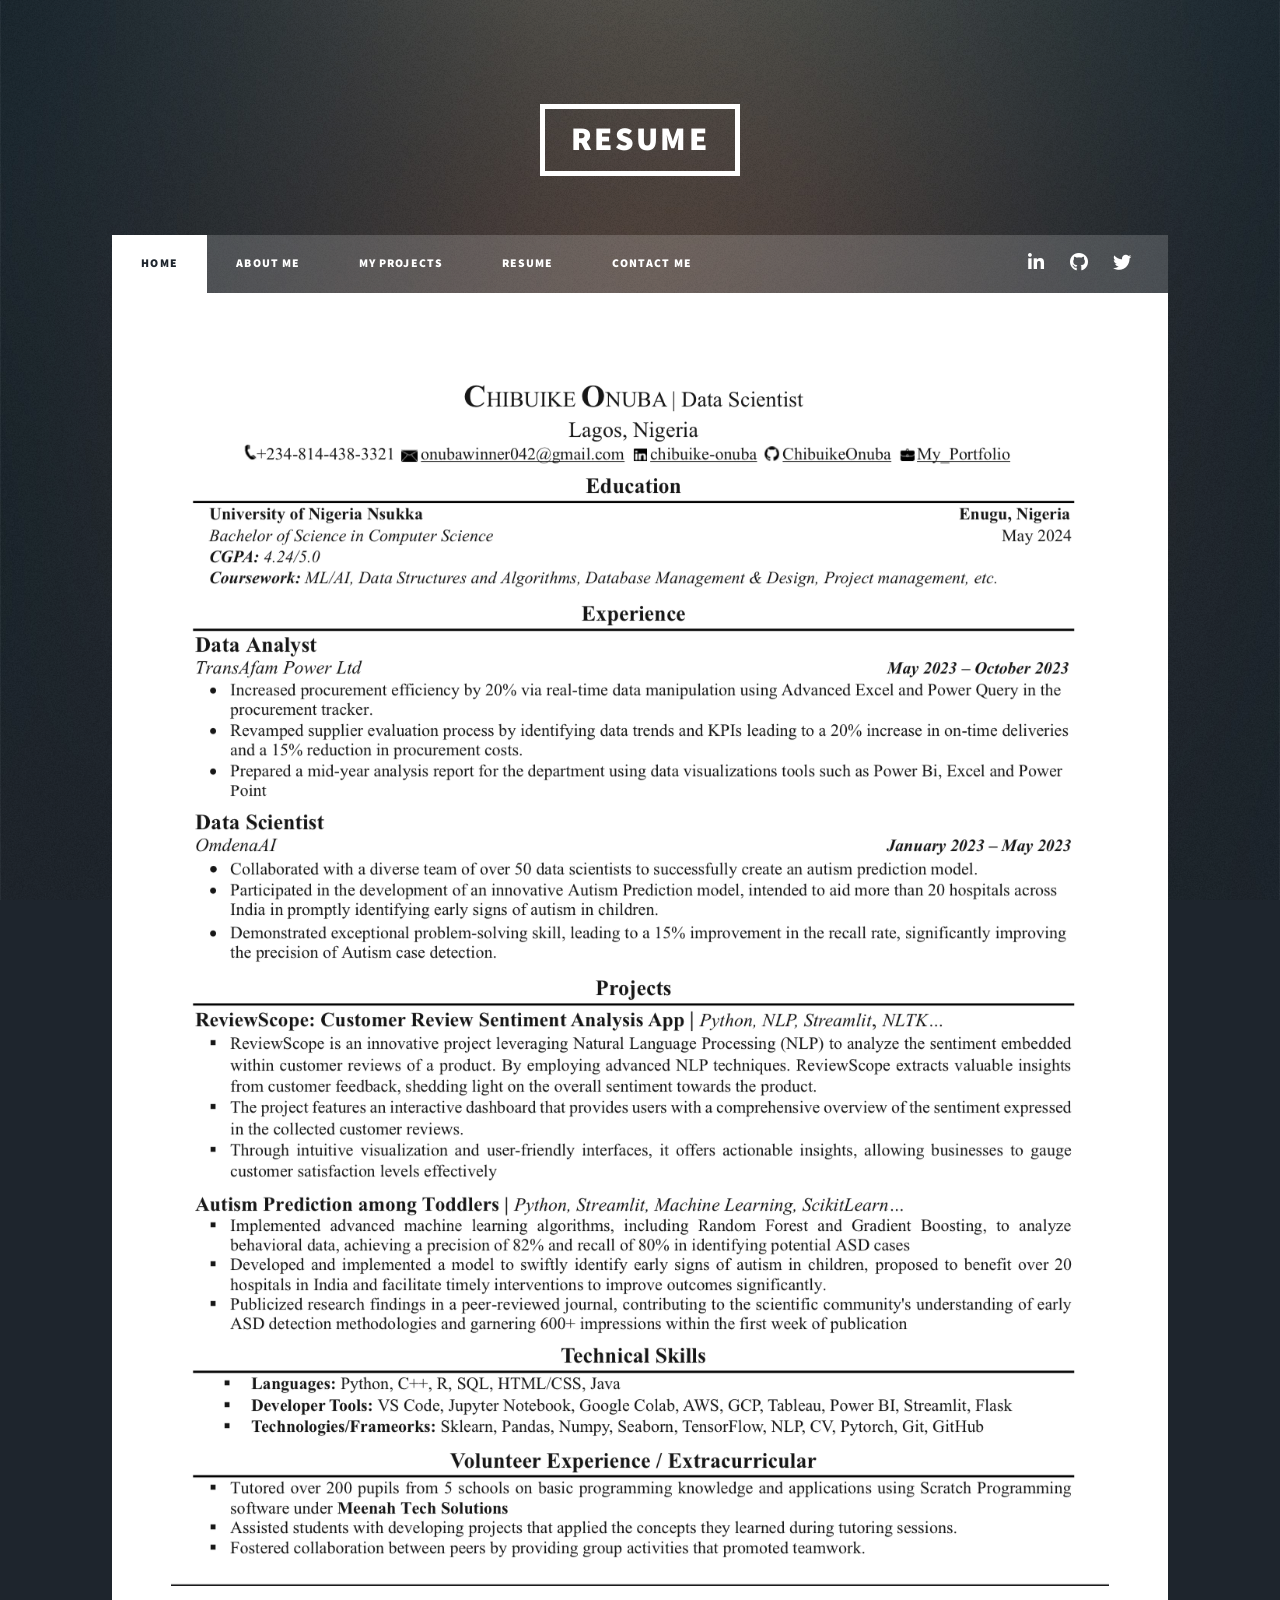
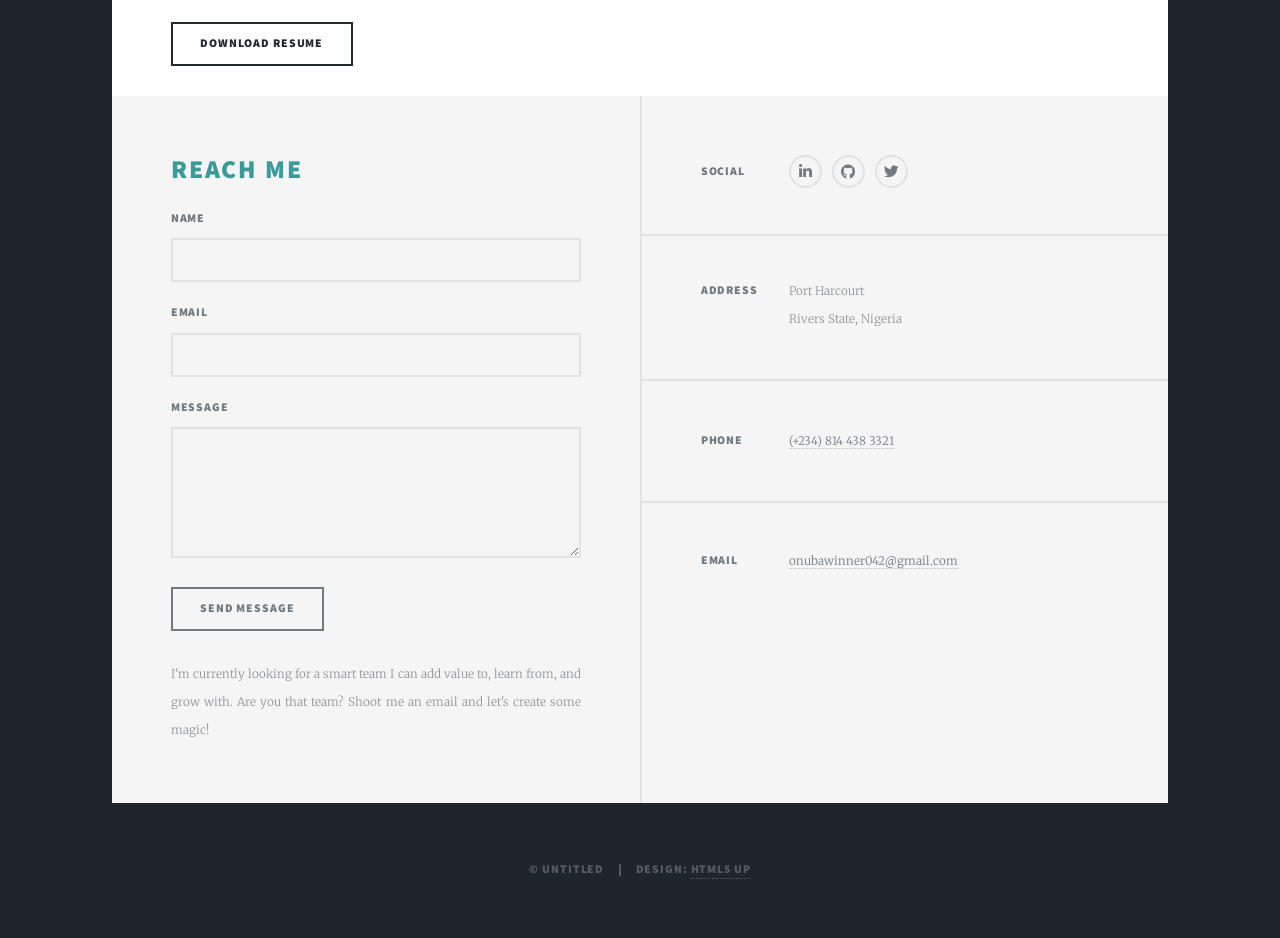
<file: resume.html>
<!DOCTYPE HTML>
<!--
	Massively by HTML5 UP
	html5up.net | @ajlkn
	Free for personal and commercial use under the CCA 3.0 license (html5up.net/license)
-->
<html>
	<head>
		<title>Chibuike's Resume</title>
		<meta charset="utf-8" />
		<meta name="viewport" content="width=device-width, initial-scale=1, user-scalable=no" />
		<link rel="stylesheet" href="assets/css/main.css" />
		<noscript><link rel="stylesheet" href="assets/css/noscript.css" /></noscript>
	</head>
	<body class="is-preload">

		<!-- Wrapper -->
			<div id="wrapper">

				<!-- Header -->
				<header id="header">
					<a href="resume.html" class="logo">resume</a>
				</header>
					

				<!-- Nav -->
				<nav id="nav">
					<ul class="links">
						<li class="active"><a href="index.html">Home</a></li>
						<li><a href="About Me.html">About Me</a></li>
						<li><a href="index.html#projects">My Projects</a></li>
						<li><a href="resume.html">Resume</a></li>
						<li><a href="#footer">Contact me</a></li>
					</ul>
					<ul class="icons">
						<li><a href="https://linkedin.com/in/chibuike-onuba-88589720a/" target="_blank" class="icon brands alt fa-linkedin-in"><span class="label">LinkeedIn</span></a></li>
						<li><a href="https://github.com/ChibuikeOnuba" target="_blank" class="icon brands alt fa-github"><span class="label">GitHub</span></a></li>
						<li><a href="https://twitter.com/chibuike_heis" target="_blank" class="icon brands alt fa-twitter"><span class="label">Twitter</span></a></li>
					</ul>
				</nav>

				<!-- Main -->
					<div id="main">
							<section>

								<span class="image fit"><img src="images/resume.png" alt="" /></span>

								<!-- Button to trigger the download -->
								<button onclick="downloadResume()">Download Resume</button>

								<script>
								function downloadResume() {
									// Replace 'resume.pdf' with the path to your resume file
									var resumeUrl = 'assets/ONUBA CHIBUIKE RESUME.pdf';
									
									var link = document.createElement('a');
									
									link.href = resumeUrl;
									
									
									link.download = 'Chibuike\'s resume.pdf';
									
									link.click();
								}
								</script>
							</section>

					</div>

				<!-- Footer -->
				<footer id="footer">
					<section>
						<h2 style="color: rgb(59, 155, 155);">reach me</h2>
						
						<form method="post" action="#">
							<div class="fields">
								<div class="field">
									<label for="name">Name</label>
									<input type="text" name="name" id="name" />
								</div>
								<div class="field">
									<label for="email">Email</label>
									<input type="text" name="email" id="email" />
								</div>
								<div class="field">
									<label for="message">Message</label>
									<textarea name="message" id="message" rows="3"></textarea>
								</div>
							</div>
							<ul class="actions">
								<li><input type="submit" value="Send Message" /></li>
							</ul>
						</form>
					<p>I'm currently looking for a smart team I can add value to, learn from, and grow with. Are you that team? Shoot me an email and let's create some magic!</p></section>

					<section class="split contact">
						<section>
							<h3>Social</h3>
							<ul class="icons alt">
								<li><a href="https://linkedin.com/in/chibuike-onuba-88589720a/" target="_blank" class="icon brands alt fa-linkedin-in"><span class="label">LinkeedIn</span></a></li>
								<li><a href="https://github.com/ChibuikeOnuba" target="_blank" class="icon brands alt fa-github"><span class="label">GitHub</span></a></li>
								<li><a href="https://twitter.com/chibuike_heis" target="_blank" class="icon brands alt fa-twitter"><span class="label">Twitter</span></a></li>
							</ul>
						</section>
						<section class="alt">
							<h3>Address</h3>
							<p>Port Harcourt<br />
							Rivers State, Nigeria</p>
						</section>
						<section>
							<h3>Phone</h3>
							<p><a href="#">(+234) 814 438 3321</a></p>
						</section>
						<section>
							<h3>Email</h3>
							<p><a href="#">onubawinner042@gmail.com</a></p>
						</section>
						
					</section>
				</footer>

				<!-- Copyright -->
					<div id="copyright">
						<ul><li>&copy; Untitled</li><li>Design: <a href="https://html5up.net">HTML5 UP</a></li></ul>
					</div>

			</div>

		<!-- Scripts -->
			<script src="assets/js/jquery.min.js"></script>
			<script src="assets/js/jquery.scrollex.min.js"></script>
			<script src="assets/js/jquery.scrolly.min.js"></script>
			<script src="assets/js/browser.min.js"></script>
			<script src="assets/js/breakpoints.min.js"></script>
			<script src="assets/js/util.js"></script>
			<script src="assets/js/main.js"></script>

	</body>
</html>
</file>
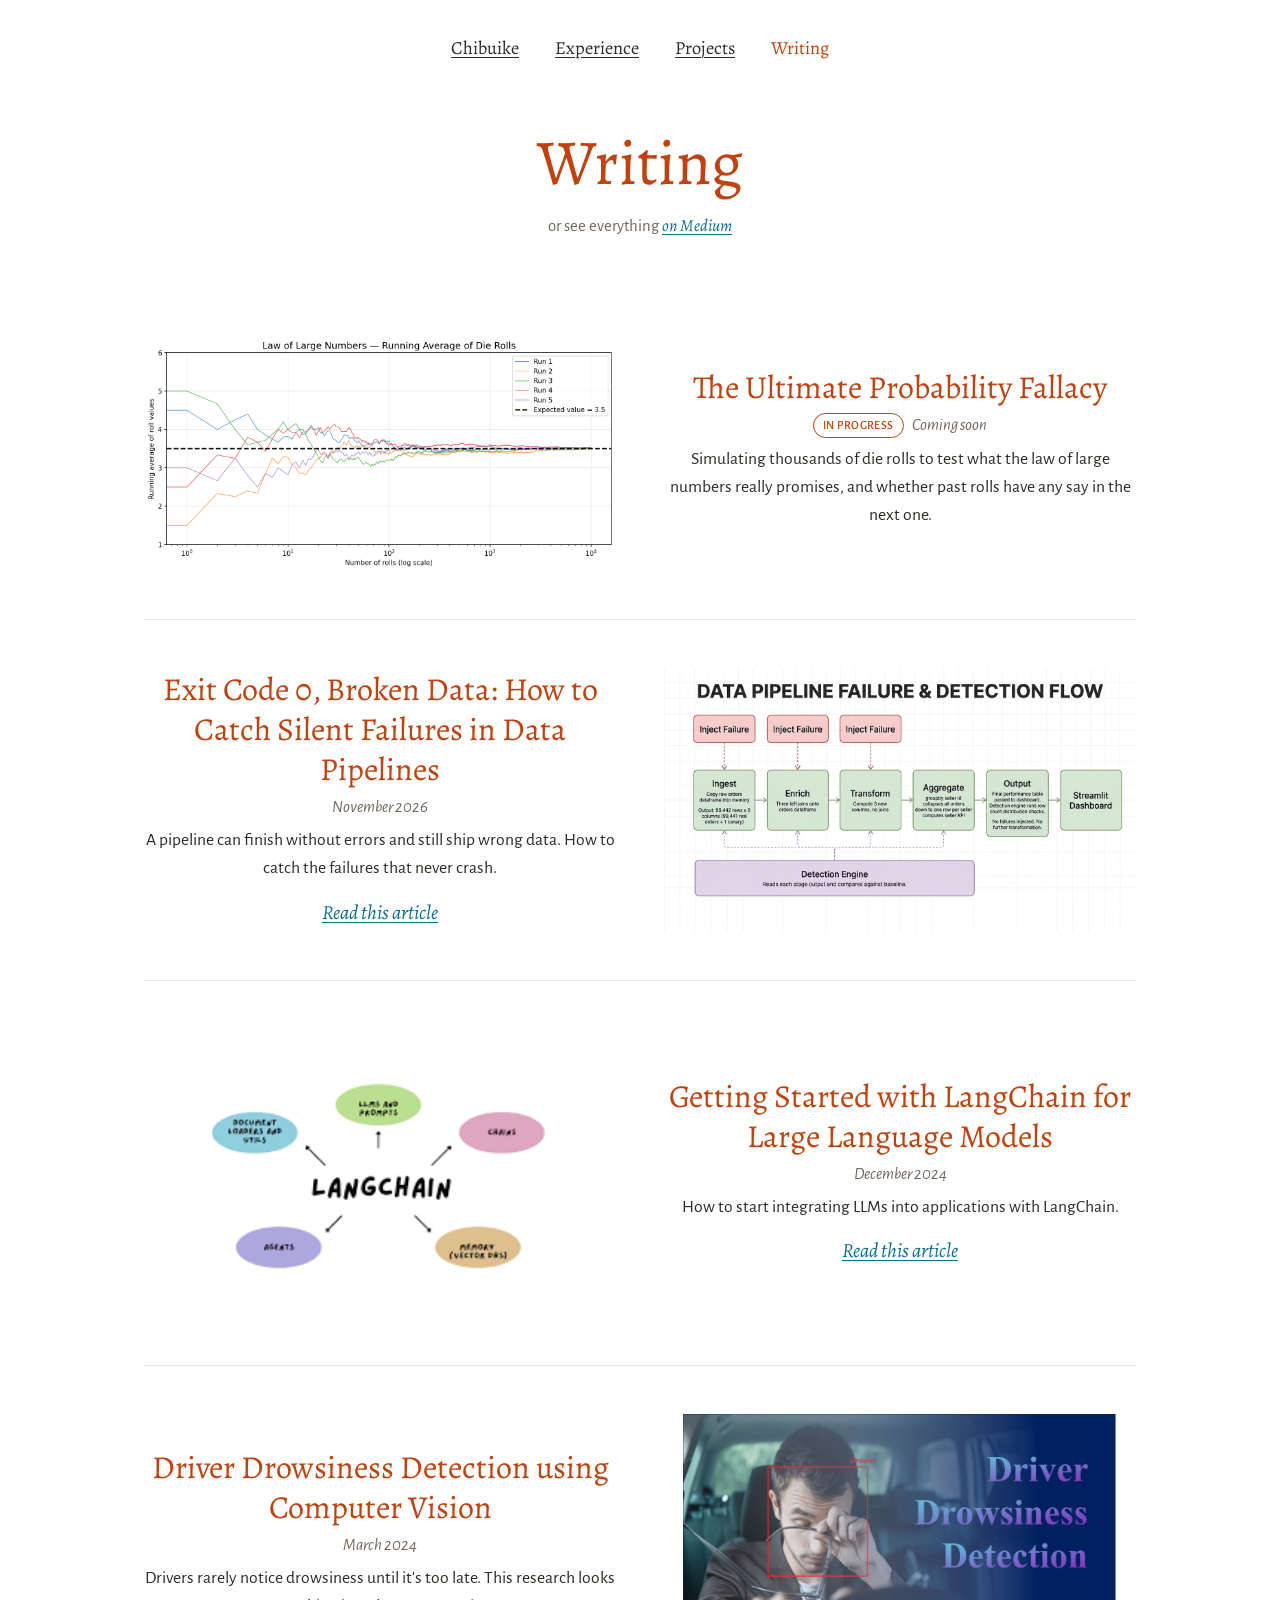
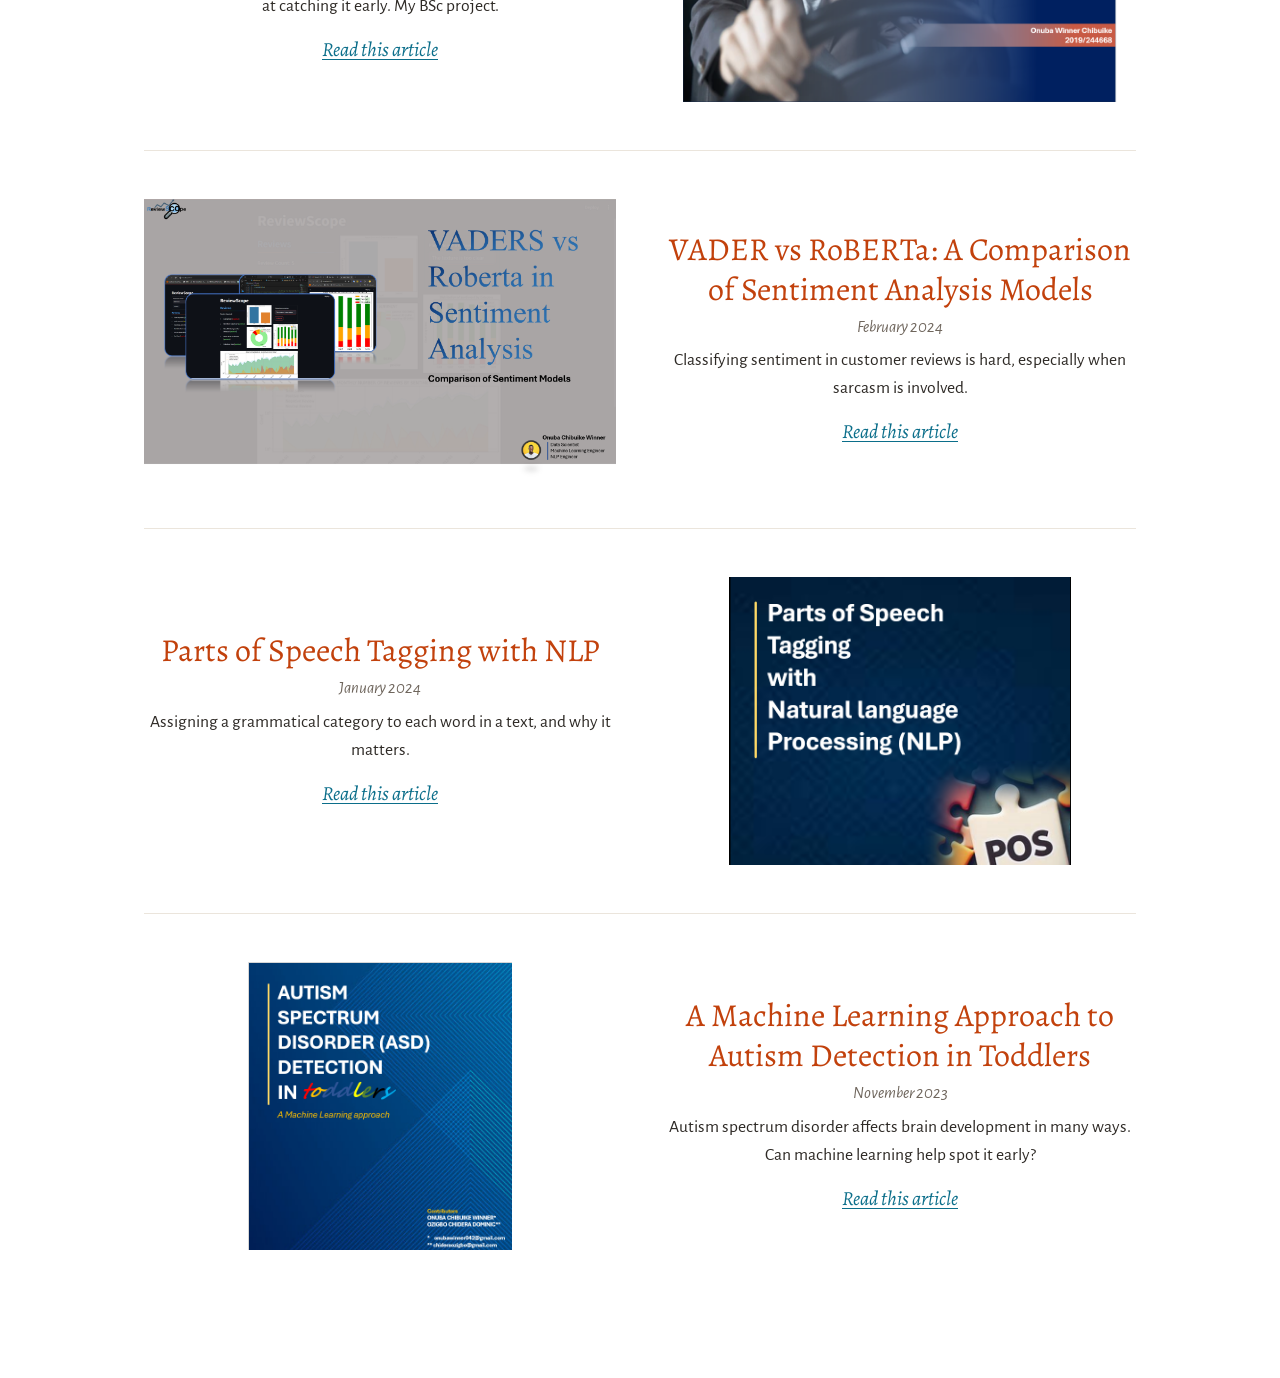
<file: writing.html>
<!DOCTYPE html>
<html lang="en">

<head>
  <meta charset="UTF-8">
  <meta name="viewport" content="width=device-width, initial-scale=1.0">
  <title>Writing · Chibuike Onuba</title>
  <meta name="description" content="Articles by Chibuike Onuba on NLP, LLMs, computer vision, and machine learning.">

  <link rel="icon" href="./assets/images/winner-logo.png" type="image/png">

  <link rel="preconnect" href="https://fonts.googleapis.com">
  <link rel="preconnect" href="https://fonts.gstatic.com" crossorigin>
  <link href="https://fonts.googleapis.com/css2?family=Alegreya:ital,wght@0,400;0,500;1,400;1,500&family=Alegreya+Sans:ital,wght@0,400;0,500;1,400&display=swap" rel="stylesheet">

  <link rel="stylesheet" href="./assets/css/minimal.css">
</head>

<body>

  <!-- Phone-only top bar: Menu, name, back to top (desktop uses .site-nav) -->
  <header class="mobile-bar">
    <details class="mobile-menu">
      <summary>Menu</summary>
      <nav aria-label="Main">
        <a href="index.html">Home</a>
        <a href="experience.html">Experience</a>
        <a href="projects.html">Projects</a>
        <a href="writing.html" aria-current="page">Writing</a>
      </nav>
    </details>
    <a class="mobile-name" href="index.html">Chibuike</a>
    <a class="mobile-top" href="#">Go &uarr;</a>
  </header>

  <nav class="site-nav" aria-label="Main menu">
    <a href="index.html">Chibuike</a>
    <a href="experience.html">Experience</a>
    <a href="projects.html">Projects</a>
    <a href="writing.html" aria-current="page">Writing</a>
  </nav>

  <main class="page">

    <header class="page-header">
      <h1>Writing</h1>
      <p>or see everything <a href="https://medium.com/@onubachibuike" target="_blank" rel="noopener">on Medium</a></p>
    </header>

    <ol class="entries">

      <!-- In progress: no links until the article is published (the code repo is private). -->
      <li class="entry">
        <div class="entry-media">
          <img src="./assets/images/probability-fallacy.png" alt="" loading="lazy">
        </div>
        <div class="entry-body">
          <h2 class="entry-title">The Ultimate Probability Fallacy</h2>
          <p class="entry-meta"><span class="stop-badge stop-badge-outline">In progress</span> Coming soon</p>
          <p class="entry-summary">Simulating thousands of die rolls to test what the law of large numbers really promises, and whether past rolls have any say in the next one.</p>
        </div>
      </li>

      <li class="entry">
        <a class="entry-media" href="https://medium.com/@onubachibuike/exit-code-0-broken-data-how-to-catch-silent-failures-in-data-pipelines-5eb59961b760" target="_blank" rel="noopener" tabindex="-1" aria-hidden="true">
          <img src="./assets/images/pipeline%20failure.jpg" alt="" loading="lazy">
        </a>
        <div class="entry-body">
          <h2 class="entry-title"><a href="https://medium.com/@onubachibuike/exit-code-0-broken-data-how-to-catch-silent-failures-in-data-pipelines-5eb59961b760" target="_blank" rel="noopener">Exit Code 0, Broken Data: How to Catch Silent Failures in Data Pipelines</a></h2>
          <p class="entry-meta"><time datetime="2026-11">November 2026</time></p>
          <p class="entry-summary">A pipeline can finish without errors and still ship wrong data. How to catch the failures that never crash.</p>
          <a href="https://medium.com/@onubachibuike/exit-code-0-broken-data-how-to-catch-silent-failures-in-data-pipelines-5eb59961b760" target="_blank" rel="noopener">Read this article</a>
        </div>
      </li>

      <li class="entry">
        <a class="entry-media" href="https://medium.com/@onubachibuike/getting-started-with-langchain-for-large-language-models-llms-fc61eb19992a" target="_blank" rel="noopener" tabindex="-1" aria-hidden="true">
          <img src="./assets/images/langchain.png" alt="" loading="lazy">
        </a>
        <div class="entry-body">
          <h2 class="entry-title"><a href="https://medium.com/@onubachibuike/getting-started-with-langchain-for-large-language-models-llms-fc61eb19992a" target="_blank" rel="noopener">Getting Started with LangChain for Large Language Models</a></h2>
          <p class="entry-meta"><time datetime="2024-12-09">December 2024</time></p>
          <p class="entry-summary">How to start integrating LLMs into applications with LangChain.</p>
          <a href="https://medium.com/@onubachibuike/getting-started-with-langchain-for-large-language-models-llms-fc61eb19992a" target="_blank" rel="noopener">Read this article</a>
        </div>
      </li>

      <li class="entry">
        <a class="entry-media" href="https://github.com/ChibuikeOnuba/drowsiness-detection" target="_blank" rel="noopener" tabindex="-1" aria-hidden="true">
          <img src="./assets/images/driver1.png" alt="" loading="lazy">
        </a>
        <div class="entry-body">
          <h2 class="entry-title"><a href="https://github.com/ChibuikeOnuba/drowsiness-detection" target="_blank" rel="noopener">Driver Drowsiness Detection using Computer Vision</a></h2>
          <p class="entry-meta"><time datetime="2024-03-30">March 2024</time></p>
          <p class="entry-summary">Drivers rarely notice drowsiness until it's too late. This research looks at catching it early. My BSc project.</p>
          <a href="https://github.com/ChibuikeOnuba/drowsiness-detection" target="_blank" rel="noopener">Read this article</a>
        </div>
      </li>

      <li class="entry">
        <a class="entry-media" href="https://medium.com/@onubachibuike/vader-vs-roberta-a-comparison-of-sentiment-analysis-models-72f8ceb1934b" target="_blank" rel="noopener" tabindex="-1" aria-hidden="true">
          <img src="./assets/images/vader-roberta.png" alt="" loading="lazy">
        </a>
        <div class="entry-body">
          <h2 class="entry-title"><a href="https://medium.com/@onubachibuike/vader-vs-roberta-a-comparison-of-sentiment-analysis-models-72f8ceb1934b" target="_blank" rel="noopener">VADER vs RoBERTa: A Comparison of Sentiment Analysis Models</a></h2>
          <p class="entry-meta"><time datetime="2024-02-23">February 2024</time></p>
          <p class="entry-summary">Classifying sentiment in customer reviews is hard, especially when sarcasm is involved.</p>
          <a href="https://medium.com/@onubachibuike/vader-vs-roberta-a-comparison-of-sentiment-analysis-models-72f8ceb1934b" target="_blank" rel="noopener">Read this article</a>
        </div>
      </li>

      <li class="entry">
        <a class="entry-media" href="https://github.com/ChibuikeOnuba/NLP/blob/main/PoS%20tagging%20with%20NLP.pdf" target="_blank" rel="noopener" tabindex="-1" aria-hidden="true">
          <img src="./assets/images/POS%20tagging.png" alt="" loading="lazy">
        </a>
        <div class="entry-body">
          <h2 class="entry-title"><a href="https://github.com/ChibuikeOnuba/NLP/blob/main/PoS%20tagging%20with%20NLP.pdf" target="_blank" rel="noopener">Parts of Speech Tagging with NLP</a></h2>
          <p class="entry-meta"><time datetime="2024-01-12">January 2024</time></p>
          <p class="entry-summary">Assigning a grammatical category to each word in a text, and why it matters.</p>
          <a href="https://github.com/ChibuikeOnuba/NLP/blob/main/PoS%20tagging%20with%20NLP.pdf" target="_blank" rel="noopener">Read this article</a>
        </div>
      </li>

      <li class="entry">
        <a class="entry-media" href="https://medium.com/@onubachibuike/a-machine-learning-approach-to-autism-spectrum-disorder-asd-detection-in-toddlers-8f078974d92b" target="_blank" rel="noopener" tabindex="-1" aria-hidden="true">
          <img src="./assets/images/autism.png" alt="" loading="lazy">
        </a>
        <div class="entry-body">
          <h2 class="entry-title"><a href="https://medium.com/@onubachibuike/a-machine-learning-approach-to-autism-spectrum-disorder-asd-detection-in-toddlers-8f078974d92b" target="_blank" rel="noopener">A Machine Learning Approach to Autism Detection in Toddlers</a></h2>
          <p class="entry-meta"><time datetime="2023-11-13">November 2023</time></p>
          <p class="entry-summary">Autism spectrum disorder affects brain development in many ways. Can machine learning help spot it early?</p>
          <a href="https://medium.com/@onubachibuike/a-machine-learning-approach-to-autism-spectrum-disorder-asd-detection-in-toddlers-8f078974d92b" target="_blank" rel="noopener">Read this article</a>
        </div>
      </li>

    </ol>

  </main>

  <script src="./assets/js/nav.js" defer></script>

</body>

</html>
</file>
<file: assets/css/minimal.css>
/*
  Minimal portfolio styles
  Shared by index.html, projects.html, writing.html, experience.html.
  Change colors in :root only.
*/

/* ---------- Tokens ---------- */

:root {
  --bg: #ffffff;
  --text: #2e2a26;
  --muted: #6f665d;
  --accent: #c2410c;      /* names, page titles, item titles */
  --link: #0b6e8a;        /* links */
  --link-hover: #c2410c;
  --edge: #f2b33d;        /* thin strip on the home page */
  --rule: #ebe5dc;
  --field-bg: #faf8f5;

  --font-serif: "Alegreya", Georgia, serif;
  --font-sans: "Alegreya Sans", "Segoe UI", system-ui, sans-serif;

  --measure: 38rem;       /* comfortable line length */
}

@media (prefers-color-scheme: dark) {
  :root {
    --bg: #1b1916;
    --text: #ece6de;
    --muted: #a99f94;
    --accent: #f08a4b;
    --link: #6cc4dc;
    --link-hover: #f08a4b;
    --edge: #d99a22;
    --rule: #34302b;
    --field-bg: #24211d;
  }
}

/* ---------- Base ---------- */

*,
*::before,
*::after {
  box-sizing: border-box;
}

html {
  -webkit-text-size-adjust: 100%;
}

body {
  margin: 0;
  background: var(--bg);
  color: var(--text);
  font-family: var(--font-sans);
  font-size: 1.25rem;
  line-height: 1.75;
}

img {
  max-width: 100%;
  display: block;
}

a {
  color: var(--link);
  font-family: var(--font-serif);
  font-style: italic;
  text-decoration: underline;
  text-underline-offset: 0.15em;
  text-decoration-thickness: 1px;
}

a:hover,
a:focus-visible {
  color: var(--link-hover);
}

a:focus-visible,
button:focus-visible,
input:focus-visible {
  outline: 2px solid var(--link);
  outline-offset: 3px;
}

.visually-hidden {
  position: absolute;
  width: 1px;
  height: 1px;
  overflow: hidden;
  clip: rect(0 0 0 0);
  white-space: nowrap;
}

.accent {
  color: var(--accent);
  font-family: var(--font-serif);
  font-style: italic;
  font-weight: 500;
}

/* ---------- Home ---------- */

.home {
  display: grid;
  grid-template-columns: minmax(18rem, 38%) 1fr;
  min-height: 100vh;
  border-left: 2.5rem solid var(--edge);
}

.home-photo {
  position: sticky;
  top: 0;
  height: 100vh;
  margin: 0;
}

.home-photo img {
  width: 100%;
  height: 100%;
  object-fit: cover;
  object-position: center 35%;
}

.home-text {
  align-self: center;
  justify-self: center;
  width: 100%;
  max-width: var(--measure);
  padding: 4rem clamp(1.5rem, 5vw, 5rem);
}

.home-text p {
  margin: 0 0 1.5rem;
}

/* ---------- Newsletter ---------- */

.signup {
  margin-top: 2.5rem;
  padding-top: 2rem;
  border-top: 1px solid var(--rule);
}

.signup h2 {
  margin: 0 0 0.25rem;
  font-family: var(--font-serif);
  font-weight: 500;
  font-size: 1.5rem;
  line-height: 1.3;
  color: var(--accent);
}

.signup p {
  margin: 0 0 1rem;
  font-size: 1.05rem;
  line-height: 1.65;
}

.signup .signup-fine {
  margin: 0.6rem 0 0;
  color: var(--muted);
  font-size: 0.9rem;
  line-height: 1.5;
}

.signup-row {
  display: flex;
  gap: 0.5rem;
  flex-wrap: wrap;
}

.signup input[type="email"] {
  flex: 1 1 14rem;
  min-width: 0;
  padding: 0.6rem 0.9rem;
  font: inherit;
  font-size: 1.05rem;
  color: var(--text);
  background: var(--field-bg);
  border: 1px solid var(--rule);
  border-radius: 6px;
}

.signup button {
  padding: 0.6rem 1.4rem;
  font: inherit;
  font-size: 1.05rem;
  font-weight: 500;
  color: #fff;
  background: var(--accent);
  border: 0;
  border-radius: 6px;
  cursor: pointer;
}

.signup button:hover {
  filter: brightness(0.92);
}

/* ---------- Inner pages: nav ---------- */

.site-nav {
  display: flex;
  justify-content: center;
  flex-wrap: wrap;
  gap: 0.5rem 2.25rem;
  padding: 2rem 1rem 0;
}

.site-nav a {
  color: var(--text);
  font-style: normal;
  font-size: 1.15rem;
}

.site-nav a[aria-current="page"] {
  color: var(--accent);
  text-decoration: none;
}

.site-nav a:hover {
  color: var(--accent);
}

/* ---------- Inner pages: header ---------- */

.page {
  max-width: 64rem;
  margin: 0 auto;
  padding: 0 1rem 5rem;
}

.page-header {
  text-align: center;
  padding: 4rem 0 3rem;
}

.page-header h1 {
  margin: 0;
  font-family: var(--font-serif);
  font-weight: 400;
  font-size: clamp(2.75rem, 7vw, 4rem);
  line-height: 1.1;
  color: var(--accent);
}

.page-header p {
  margin: 0.75rem 0 0;
  color: var(--muted);
  font-size: 1.05rem;
}

/* ---------- Inner pages: alternating list ---------- */

.entries {
  list-style: none;
  margin: 0;
  padding: 0;
}

.entry {
  display: grid;
  grid-template-columns: 1fr 1fr;
  align-items: center;
  gap: 3rem;
  padding: 3rem 0;
}

.entry + .entry {
  border-top: 1px solid var(--rule);
}

.entry:nth-child(even) .entry-media {
  order: 2;
}

.entry-media {
  display: block;
}

.entry-media img {
  width: 100%;
  max-height: 18rem;
  object-fit: contain;
  margin: 0 auto;
}

.entry-body {
  text-align: center;
}

.entry-title {
  margin: 0;
  font-family: var(--font-serif);
  font-weight: 400;
  font-size: clamp(1.5rem, 3vw, 2rem);
  line-height: 1.25;
  color: var(--accent);
}

.entry-title a {
  color: var(--accent);
  font-style: normal;
  text-decoration: none;
}

.entry-title a:hover {
  text-decoration: underline;
}

.entry-meta {
  margin: 0.25rem 0 0;
  color: var(--muted);
  font-style: italic;
  font-size: 1.05rem;
}

.entry-summary {
  margin: 0.25rem 0 0.75rem;
  font-size: 1.1rem;
  line-height: 1.6;
}

.entry-links {
  display: flex;
  justify-content: center;
  flex-wrap: wrap;
  gap: 0.25rem 1.5rem;
  margin: 0;
}

/* "More details" toggle (native <details>, no JavaScript) */

.entry-details {
  margin-top: 0.75rem;
  text-align: left;
}

.entry-details summary {
  display: inline-block;
  cursor: pointer;
  color: var(--muted);
  font-family: var(--font-serif);
  font-style: italic;
  font-size: 1.05rem;
}

.entry-details summary::-webkit-details-marker {
  display: none;
}

.entry-details summary::before {
  content: "+ ";
}

.entry-details[open] summary::before {
  content: "\2212  ";
}

.entry-details summary:hover {
  color: var(--accent);
}

/* center the toggle under the item, keep the detail text left-aligned */
.entry-details:not([open]),
.entry-details summary {
  text-align: center;
  width: 100%;
}

.entry-details p {
  margin: 0.75rem 0 0;
  font-size: 1.05rem;
  line-height: 1.6;
}

.entry-details strong {
  font-weight: 500;
  color: var(--accent);
}

/* an open item aligns to the top so the image stays in view */
.entry:has(.entry-details[open]) {
  align-items: start;
}

.entry:has(.entry-details[open]) .entry-media {
  position: sticky;
  top: 2rem;
}

@media (max-width: 760px) {
  .entry:has(.entry-details[open]) .entry-media {
    position: static;
  }
}

/* ---------- Experience page ---------- */

.section {
  max-width: 44rem;
  margin: 0 auto 3.5rem;
}

.section h2 {
  margin: 0 0 1.25rem;
  font-family: var(--font-serif);
  font-weight: 400;
  font-size: 1.75rem;
  color: var(--accent);
}

.section-wide {
  max-width: 56rem;
}

/* Work path: roles alternate sides, joined by a loose dashed line (like destraynor.com) */

.path {
  --trail: #dcd6cd;
}

@media (prefers-color-scheme: dark) {
  .path {
    --trail: #4a443d;
  }
}

.stop {
  width: 46%;
  margin-left: 2%;
  text-align: center;
}

.stop:nth-of-type(even) {
  margin-left: auto;
  margin-right: 2%;
}

.stop-date {
  margin: 0 0 0.35rem;
  color: var(--muted);
  font-style: italic;
  font-size: 1rem;
  line-height: 1.5;
}

.stop-badge {
  display: inline-block;
  margin-right: 0.4rem;
  padding: 0.05rem 0.55rem;
  border: 1px solid var(--accent);
  border-radius: 999px;
  background: var(--accent);
  color: var(--bg);
  font-style: normal;
  font-weight: 500;
  font-size: 0.75rem;
  letter-spacing: 0.04em;
  text-transform: uppercase;
  vertical-align: 0.1em;
}

.stop-badge-outline {
  background: transparent;
  color: var(--accent);
}

.stop h3 {
  margin: 0;
  font-family: var(--font-serif);
  font-weight: 400;
  font-size: 1.6rem;
  line-height: 1.25;
  color: var(--accent);
}

.stop-org {
  margin: 0.1rem 0 0.6rem;
  color: var(--text);
  font-family: var(--font-serif);
  font-style: italic;
  font-size: 1.15rem;
}

.stop ul {
  display: inline-block;
  margin: 0 0 0.85rem;
  padding-left: 1.1rem;
  text-align: left;
  font-size: 1.05rem;
  line-height: 1.55;
}

.stop li + li {
  margin-top: 0.3rem;
}

.stop li::marker {
  color: var(--edge);
}

.stop-tags {
  display: flex;
  flex-wrap: wrap;
  justify-content: center;
  gap: 0.4rem;
  margin: 0;
}

.stop-tags span {
  padding: 0.05rem 0.6rem;
  border: 1px solid var(--rule);
  border-radius: 999px;
  color: var(--muted);
  font-size: 0.85rem;
  line-height: 1.6;
}

/* dashed connector; keeps its proportions so loops stay round */
.path-link {
  margin: 0.75rem 0;
}

.path-link svg {
  display: block;
  width: 100%;
  height: auto;
  overflow: visible;
}

.path-link path {
  fill: none;
  stroke: var(--trail);
  stroke-width: 3;
  stroke-linecap: round;
  stroke-dasharray: 9 9;
  vector-effect: non-scaling-stroke;
}

.roles {
  list-style: none;
  margin: 0;
  padding: 0;
}

.role {
  padding: 1.25rem 0;
  border-top: 1px solid var(--rule);
}

.role h3 {
  margin: 0;
  font-family: var(--font-serif);
  font-weight: 500;
  font-size: 1.3rem;
  line-height: 1.35;
}

.role-meta {
  margin: 0;
  color: var(--muted);
  font-style: italic;
  font-size: 1.05rem;
}

.role p:last-child {
  margin: 0.4rem 0 0;
  font-size: 1.1rem;
  line-height: 1.6;
}

.quote {
  margin: 0 0 2rem;
  padding-left: 1.25rem;
  border-left: 3px solid var(--edge);
}

.quote p {
  margin: 0 0 0.5rem;
  font-family: var(--font-serif);
  font-style: italic;
  font-size: 1.2rem;
  line-height: 1.6;
}

.quote footer {
  color: var(--muted);
  font-size: 1rem;
}

/* ---------- Mobile ---------- */

@media (max-width: 760px) {
  body {
    font-size: 1.125rem;
  }

  .home {
    grid-template-columns: 1fr;
    border-left: 0;
    border-top: 0.75rem solid var(--edge);
  }

  .home-photo {
    position: static;
    height: 60vh;
  }

  .home-text {
    padding: 2.5rem 1rem 3rem;
  }

  .entry {
    grid-template-columns: 1fr;
    gap: 1.25rem;
    padding: 2.25rem 0;
  }

  .entry:nth-child(even) .entry-media {
    order: 0;
  }

  .page-header {
    padding: 2.5rem 0 1.5rem;
  }

  .site-nav {
    gap: 0.5rem 1.25rem;
    padding-top: 1.5rem;
  }

  .site-nav a {
    font-size: 1.05rem;
  }

  /* phones: roles stack, the looping connector becomes a short dashed divider */
  .path .stop {
    width: 100%;
    margin: 0;
  }

  .path-link {
    width: 40%;
    height: 0;
    margin: 1.75rem auto;
    border-top: 2px dashed var(--trail);
  }

  .path-link svg {
    display: none;
  }
}

/* ---------- Experience: timeline (Gantt) ---------- */

/* lane colors, validated for CVD separation in light and dark */
:root {
  --lane-learning: #d99a22;
  --lane-building: #0a7fa6;
  --lane-working: #c2410c;
  --lane-private: #7c3aed;
  --lane-learning-ink: #1f1a12; /* label text inside amber */
  --lane-ink: #ffffff;          /* label text inside blue/orange */
  --grid: #efe9e1;
  --band: rgba(111, 102, 93, 0.10);
}

@media (prefers-color-scheme: dark) {
  :root {
    --lane-learning: #ad9230;
    --lane-building: #2f95d6;
    --lane-working: #d9542a;
    --lane-private: #8456e8;
    --lane-learning-ink: #1b1916;
    --lane-ink: #ffffff;
    --grid: #2c2824;
    --band: rgba(236, 230, 222, 0.08);
  }
}

.section-intro {
  margin: -0.5rem 0 1.5rem;
  color: var(--muted);
  font-size: 1.05rem;
}

.gantt {
  --name-w: 6.5rem;
  --track-h: 2.25rem;
  --end-w: 4.75rem;
  position: relative;
}

.gantt-scroll {
  overflow-x: auto;
  padding: 1.5rem 0 0.25rem; /* room for the band and Now labels */
}

.gantt-chart {
  position: relative;
  min-width: 40rem;
}

.gantt-lane {
  position: relative;
  z-index: 1;
  display: flex;
  border-top: 1px solid var(--grid);
}

.gantt-lane:first-child {
  border-top: 0;
}

.gantt-lane-name {
  position: sticky;
  left: 0;
  z-index: 3;
  flex: 0 0 var(--name-w);
  display: flex;
  align-items: center;
  gap: 0.45rem;
  padding-right: 0.5rem;
  background: var(--bg);
  color: var(--text);
  font-size: 1rem;
}

.gantt-key {
  width: 10px;
  height: 10px;
  border-radius: 3px;
  flex: none;
}

.gantt-lane-learning { --lane: var(--lane-learning); --ink: var(--lane-learning-ink); }
.gantt-lane-building { --lane: var(--lane-building); --ink: var(--lane-ink); }
.gantt-lane-working  { --lane: var(--lane-working);  --ink: var(--lane-ink); }

.gantt-key { background: var(--lane); }

.gantt-tracks {
  position: relative;
  flex: 1;
  padding: 0.35rem 0;
}

.gantt-track {
  position: relative;
  height: var(--track-h);
}

/* COVID-19 band */
.gantt-band {
  position: absolute;
  top: 0;
  bottom: 0;
  background: var(--band);
  border-radius: 4px;
}

.gantt-band-label {
  position: absolute;
  bottom: 100%;
  left: 0;
  margin-bottom: 0.15rem;
  color: var(--muted);
  font-size: 0.8rem;
  font-style: italic;
  white-space: nowrap;
}

/* bars */
.gantt-bar {
  position: absolute;
  top: 50%;
  height: 22px;
  margin-top: -11px;
  border-radius: 4px;
  background: var(--lane);
  border: 0;
  padding: 0;
  color: inherit;
  font: inherit;
  font-style: normal;
  text-decoration: none;
  cursor: pointer;
  transition: filter 0.15s;
}

.gantt-bar.is-current {
  border-top-right-radius: 0;
  border-bottom-right-radius: 0;
}

/* dots: 12px mark, 28px hit area */
.gantt-dot {
  position: absolute;
  top: 50%;
  width: 28px;
  height: 28px;
  margin: -14px 0 0 -14px;
  padding: 0;
  border: 0;
  background: transparent;
  font: inherit;
  font-style: normal;
  text-decoration: none;
  cursor: pointer;
}

.gantt-dot::before {
  content: "";
  position: absolute;
  top: 8px;
  left: 8px;
  width: 12px;
  height: 12px;
  border-radius: 50%;
  background: var(--lane);
  box-shadow: 0 0 0 2px var(--bg);
}

.gantt-bar:hover,
.gantt-bar:focus-visible {
  filter: brightness(1.12);
}

.gantt-dot:hover::before,
.gantt-dot:focus-visible::before {
  box-shadow: 0 0 0 2px var(--bg), 0 0 0 4px var(--lane);
}

/* labels */
.gantt-label {
  position: absolute;
  top: 50%;
  transform: translateY(-50%);
  white-space: nowrap;
  color: var(--text);
  font-family: var(--font-sans);
  font-style: normal;
  font-size: 0.85rem;
  line-height: 1;
  pointer-events: none;
}

.gantt-bar .gantt-label.is-inside {
  left: 8px;
  color: var(--ink);
  font-weight: 500;
}

.gantt-label.is-right { left: calc(100% + 6px); }
.gantt-label.is-left  { right: calc(100% + 6px); }
.gantt-dot .gantt-label.is-right { left: calc(100% - 4px); }
.gantt-dot .gantt-label.is-left  { right: calc(100% - 4px); }

.gantt-label.is-hidden {
  clip: rect(0 0 0 0);
  clip-path: inset(50%);
  width: 1px;
  height: 1px;
  overflow: hidden;
}

/* grid, axis, now line */
.gantt-overlay {
  position: absolute;
  z-index: 0;
  top: 0;
  bottom: 0;
  left: var(--name-w);
  right: var(--end-w);
  pointer-events: none;
}

.gantt-plot {
  position: absolute;
  inset: 0 0 1.75rem 0;
}

.gantt-grid {
  position: absolute;
  top: 0;
  bottom: 0;
  width: 1px;
  background: var(--grid);
}

.gantt-now {
  position: absolute;
  top: -0.5rem;
  bottom: 0;
  width: 1px;
  background: var(--muted);
  opacity: 0.6;
}

.gantt-now-label {
  position: absolute;
  bottom: 100%;
  left: 50%;
  transform: translateX(-50%);
  color: var(--muted);
  font-size: 0.75rem;
  letter-spacing: 0.04em;
  text-transform: uppercase;
}

.gantt-axis-row {
  border-top: 1px solid var(--rule);
}

.gantt-axis {
  position: relative;
  flex: 1;
  height: 1.75rem;
}

.gantt-tick {
  position: absolute;
  top: 0.35rem;
  transform: translateX(-50%);
  color: var(--muted);
  font-size: 0.85rem;
  font-variant-numeric: tabular-nums;
}


/* tooltip */
.gantt-tip {
  position: absolute;
  z-index: 5;
  top: 0;
  left: 0;
  max-width: 17rem;
  padding: 0.6rem 0.8rem;
  background: var(--bg);
  border: 1px solid var(--rule);
  border-radius: 8px;
  box-shadow: 0 6px 20px rgba(0, 0, 0, 0.12);
  font-size: 0.9rem;
  line-height: 1.4;
  opacity: 0;
  visibility: hidden;
  pointer-events: none;
  transition: opacity 0.12s;
}

.gantt-tip.is-on {
  opacity: 1;
  visibility: visible;
}

.gantt-tip strong {
  display: block;
  font-family: var(--font-serif);
  font-weight: 500;
  font-size: 1.05rem;
  color: var(--text);
}

.gantt-tip span {
  display: block;
}

.gantt-tip-org {
  color: var(--text);
  font-style: italic;
}

.gantt-tip-date {
  color: var(--muted);
}

.gantt-tip-note {
  margin-top: 0.25rem;
  color: var(--muted);
}

@media (prefers-reduced-motion: reduce) {
  .gantt-bar,
  .gantt-tip {
    transition: none;
  }
}

@media (max-width: 760px) {
  .gantt {
    --name-w: 5.25rem;
  }

  .gantt-lane-name {
    font-size: 0.9rem;
  }
}

/* ---------- Experience: view switch + timeline additions ---------- */

[hidden] {
  display: none !important;
}

.view-switch {
  display: flex;
  width: max-content;
  margin: -1.5rem auto 3rem;
  padding: 3px;
  border: 1px solid var(--rule);
  border-radius: 999px;
  background: var(--field-bg);
}

.view-switch button {
  padding: 0.35rem 1.2rem;
  border: 0;
  border-radius: 999px;
  background: transparent;
  color: var(--muted);
  font: inherit;
  font-size: 1rem;
  cursor: pointer;
}

.view-switch button[aria-pressed="true"] {
  background: var(--bg);
  color: var(--accent);
  box-shadow: 0 1px 3px rgba(0, 0, 0, 0.1);
}

/* right-hand column: GitHub link at the end of the Building lane */
.gantt-end {
  flex: 0 0 var(--end-w);
  display: flex;
  align-items: center;
  padding-left: 0.6rem;
}

.gantt-github {
  font-size: 0.95rem;
  white-space: nowrap;
}

.gantt-github::after {
  content: " \2197";
  font-style: normal;
}

/* lighter, fading extension: learning never stops */
.gantt-bar.is-extend {
  background: linear-gradient(to right,
    color-mix(in srgb, var(--lane) 38%, transparent),
    color-mix(in srgb, var(--lane) 22%, transparent) 70%,
    transparent);
  border-top-right-radius: 0;
  border-bottom-right-radius: 0;
}

.gantt-bar.is-extend .gantt-label.is-inside {
  color: var(--text);
  font-weight: 400;
  font-style: italic;
}

/* private project dots */
.gantt-dot.is-private::before {
  background: var(--lane-private);
}

/* grouped dots: a dot with a "+N" count */
.gantt-dot.is-group::before {
  box-shadow: 0 0 0 2px var(--bg), 3px -3px 0 2px color-mix(in srgb, var(--lane) 45%, var(--bg));
}

.gantt-dot .gantt-label.is-count {
  left: calc(100% - 3px);
  padding: 0.15rem 0.4rem;
  border-radius: 999px;
  background: var(--field-bg);
  border: 1px solid var(--rule);
  color: var(--text);
  font-size: 0.75rem;
  font-weight: 500;
}

.gantt-legend {
  display: flex;
  flex-wrap: wrap;
  gap: 0.4rem 1.25rem;
  margin: 0 0 0.25rem;
  color: var(--muted);
  font-size: 0.9rem;
}

.gantt-legend-item {
  display: inline-flex;
  align-items: center;
  gap: 0.4rem;
}

.gantt-swatch {
  width: 10px;
  height: 10px;
  border-radius: 50%;
}

.gantt-swatch-public { background: var(--lane-building); }
.gantt-swatch-private { background: var(--lane-private); }

.gantt-swatch-group {
  width: auto;
  height: auto;
  padding: 0 0.35rem;
  border: 1px solid var(--rule);
  border-radius: 999px;
  background: var(--field-bg);
  color: var(--text);
  font-size: 0.7rem;
  line-height: 1.4;
}

.gantt-foot {
  margin: 0.75rem 0 0;
  color: var(--muted);
  font-size: 0.9rem;
}

.gantt-tip-item + .gantt-tip-item {
  margin-top: 0.45rem;
  padding-top: 0.45rem;
  border-top: 1px solid var(--rule);
}

.gantt-tip-private {
  margin-left: 0.35rem;
  padding: 0 0.4rem;
  border-radius: 999px;
  background: var(--lane-private);
  color: #fff;
  font-family: var(--font-sans);
  font-size: 0.7rem;
  font-style: normal;
  font-weight: 500;
  vertical-align: 0.15em;
}

/* ---------- Phone top bar (like destraynor.com): Menu, name, Go up ---------- */

.mobile-bar {
  display: none;
}

@media (prefers-reduced-motion: no-preference) {
  html {
    scroll-behavior: smooth;
  }
}

@media (max-width: 760px) {
  .site-nav {
    display: none;
  }

  .mobile-bar {
    --bar-ink: #1f1a12; /* dark ink reads on the yellow in both themes */
    position: sticky;
    top: 0;
    z-index: 20;
    display: grid;
    grid-template-columns: 1fr auto 1fr;
    align-items: center;
    padding: 0.7rem 1.25rem;
    background: var(--edge);
  }

  .mobile-bar a,
  .mobile-menu summary {
    color: var(--bar-ink);
    font-family: var(--font-serif);
    font-style: italic;
    font-size: 1.15rem;
  }

  .mobile-menu {
    justify-self: start;
  }

  .mobile-menu summary {
    list-style: none;
    cursor: pointer;
    text-decoration: underline;
    text-underline-offset: 0.15em;
    text-decoration-thickness: 1px;
  }

  .mobile-menu summary::-webkit-details-marker {
    display: none;
  }

  .mobile-menu[open] summary::after {
    content: " \00d7";
    text-decoration: none;
    display: inline-block;
    margin-left: 0.25rem;
  }

  .mobile-bar .mobile-name {
    font-size: 1.6rem;
    font-weight: 500;
    text-decoration: none;
  }

  .mobile-top {
    justify-self: end;
  }

  /* with JavaScript, "Go ↑" waits until there is somewhere to go back up from */
  .mobile-bar.go-auto .mobile-top {
    opacity: 0;
    visibility: hidden;
    transition: opacity 0.2s ease, visibility 0.2s ease;
  }

  .mobile-bar.go-auto.show-go .mobile-top {
    opacity: 1;
    visibility: visible;
  }

  .mobile-bar a:hover,
  .mobile-menu summary:hover {
    color: var(--bar-ink);
    text-decoration-thickness: 2px;
  }

  .mobile-bar a:focus-visible,
  .mobile-menu summary:focus-visible {
    outline: 2px solid var(--bar-ink);
    outline-offset: 3px;
  }

  /* the open menu drops down under the bar */
  .mobile-menu nav {
    position: absolute;
    top: 100%;
    left: 0;
    right: 0;
    display: flex;
    flex-direction: column;
    padding: 0.5rem 1.25rem 1rem;
    background: var(--bg);
    border-bottom: 1px solid var(--rule);
    box-shadow: 0 10px 20px rgba(0, 0, 0, 0.12);
  }

  .mobile-menu nav a {
    padding: 0.45rem 0;
    color: var(--link);
    font-size: 1.35rem;
  }

  .mobile-menu nav a[aria-current="page"] {
    color: var(--accent);
    text-decoration: none;
  }

  /* the bar replaces the yellow strip on the home page */
  .home {
    border-top: 0;
  }

  /* jumps to a section land below the sticky bar */
  [id] {
    scroll-margin-top: 4.5rem;
  }
}
</file>
<file: assets/css/main.css>
@import url(fontawesome-all.min.css);
@import url("https://fonts.googleapis.com/css?family=Merriweather:300,700,300italic,700italic|Source+Sans+Pro:900");

/*
	Massively by HTML5 UP
	html5up.net | @ajlkn
	Free for personal and commercial use under the CCA 3.0 license (html5up.net/license)
*/

html, body, div, span, applet, object,
iframe, h1, h2, h3, h4, h5, h6, p, blockquote,
pre, a, abbr, acronym, address, big, cite,
code, del, dfn, em, img, ins, kbd, q, s, samp,
small, strike, strong, sub, sup, tt, var, b,
u, i, center, dl, dt, dd, ol, ul, li, fieldset,
form, label, legend, table, caption, tbody,
tfoot, thead, tr, th, td, article, aside,
canvas, details, embed, figure, figcaption,
footer, header, hgroup, menu, nav, output, ruby,
section, summary, time, mark, audio, video {
	margin: 0;
	padding: 0;
	border: 0;
	font-size: 100%;
	font: inherit;
	vertical-align: baseline;}

article, aside, details, figcaption, figure,
footer, header, hgroup, menu, nav, section {
	display: block;}

body {
	line-height: 1;
}

ol, ul {
	list-style: none;
}

blockquote, q {
	quotes: none;
}

	blockquote:before, blockquote:after, q:before, q:after {
		content: '';
		content: none;
	}

table {
	border-collapse: collapse;
	border-spacing: 0;
}

body {
	-webkit-text-size-adjust: none;
}

mark {
	background-color: transparent;
	color: inherit;
}

input::-moz-focus-inner {
	border: 0;
	padding: 0;
}

input, select, textarea {
	-moz-appearance: none;
	-webkit-appearance: none;
	-ms-appearance: none;
	appearance: none;
}

/* Basic */

	@-ms-viewport {
		width: device-width;
	}

	body {
		-ms-overflow-style: scrollbar;
	}

	@media screen and (max-width: 480px) {

		html, body {
			min-width: 320px;
		}

	}

	html {
		box-sizing: border-box;
	}

	*, *:before, *:after {
		box-sizing: inherit;
	}

	body {
		background-color: #1e252d;
	}

		body.is-preload *, body.is-preload *:before, body.is-preload *:after {
			-moz-animation: none !important;
			-webkit-animation: none !important;
			-ms-animation: none !important;
			animation: none !important;
			-moz-transition: none !important;
			-webkit-transition: none !important;
			-ms-transition: none !important;
			transition: none !important;
		}

/* Type */

	html {
		font-size: 16pt;
	}

		@media screen and (max-width: 1680px) {

			html {
				font-size: 12pt;
			}

		}

		@media screen and (max-width: 1280px) {

			html {
				font-size: 11pt;
			}

		}

		@media screen and (max-width: 360px) {

			html {
				font-size: 10pt;
			}

		}

	body {
		color: #212931;
	}

	body, input, select, textarea {
		font-family: "Merriweather", Georgia, serif;
		font-weight: 300;
		font-size: 1rem;
		line-height: 2.375;
	}

	a {
		-moz-transition: color 0.2s ease-in-out, background-color 0.2s ease-in-out, border-color 0.2s ease-in-out, box-shadow 0.2s ease-in-out;
		-webkit-transition: color 0.2s ease-in-out, background-color 0.2s ease-in-out, border-color 0.2s ease-in-out, box-shadow 0.2s ease-in-out;
		-ms-transition: color 0.2s ease-in-out, background-color 0.2s ease-in-out, border-color 0.2s ease-in-out, box-shadow 0.2s ease-in-out;
		transition: color 0.2s ease-in-out, background-color 0.2s ease-in-out, border-color 0.2s ease-in-out, box-shadow 0.2s ease-in-out;
		border-bottom: dotted 1px;
		text-decoration: none;
	}

		a:hover {
			border-bottom-color: transparent;
		}

	strong, b {
		font-weight: 600;
	}

	em, i {
		font-style: italic;
	}

	p {
		text-align: justify;
		margin: 0 0 2rem 0;
	}

	h1, h2, h3, h4, h5, h6 {
		font-family: "Source Sans Pro", Helvetica, sans-serif;
		font-weight: 900;
		line-height: 1.5;
		letter-spacing: 0.075em;
		text-transform: uppercase;
		margin: 0 0 1rem 0;
	}

		h1 a, h2 a, h3 a, h4 a, h5 a, h6 a {
			border-bottom: 0;
			color: inherit;
			text-decoration: none;
		}

	h1 {
		font-size: 4rem;
		line-height: 1.1;
		margin: 0 0 2rem 0;
	}

	h2 {
		font-size: 1.75rem;
		line-height: 1.3;
		margin: 0 0 1.5rem 0;
	}

	h3 {
		font-size: 1.25rem;
		margin: 0 0 1.5rem 0;
	}

	h4 {
		font-size: 1rem;
	}

	h5 {
		font-size: 0.9rem;
	}

	h6 {
		font-size: 0.8rem;
	}

	sub {
		font-size: 0.8rem;
		position: relative;
		top: 0.5rem;
	}

	sup {
		font-size: 0.8rem;
		position: relative;
		top: -0.5rem;
	}

	blockquote {
		border-left: solid 4px;
		font-style: italic;
		margin: 0 0 2rem 0;
		padding: 0.5rem 0 0.5rem 2rem;
	}

	code {
		border: solid 2px;
		font-family: "Courier New", monospace;
		font-size: 0.9rem;
		margin: 0 0.25rem;
		padding: 0.25rem 0.65rem;
	}

	pre {
		-webkit-overflow-scrolling: touch;
		font-family: "Courier New", monospace;
		font-size: 0.9rem;
		margin: 0 0 2rem 0;
	}

		pre code {
			display: block;
			line-height: 1.75;
			padding: 1rem 1.5rem;
			overflow-x: auto;
		}

	hr {
		border: 0;
		border-bottom: solid 2px;
		margin: 3rem 0;
	}

		hr.major {
			margin: 5rem 0;
		}

	.align-left {
		text-align: left;
	}

	.align-center {
		text-align: center;
	}

	.align-right {
		text-align: right;
	}

	input, select, textarea {
		color: #212931;
	}

	a {
		color: #212931;
		border-bottom-color: rgba(33, 41, 49, 0.5);
	}

		a:hover {
			border-bottom-color: transparent;
			color: #18bfef !important;
		}

	strong, b {
		color: #212931;
	}

	h1, h2, h3, h4, h5, h6 {
		color: #212931;
	}

	blockquote {
		border-left-color: #eeeeee;
	}

	code {
		background: rgba(220, 220, 220, 0.25);
		border-color: #eeeeee;
	}

	hr {
		border-bottom-color: #eeeeee;
	}

/* Row */

	.row {
		display: flex;
		flex-wrap: wrap;
		box-sizing: border-box;
		align-items: stretch;
	}

		.row > * {
			box-sizing: border-box;
		}

		.row.gtr-uniform > * > :last-child {
			margin-bottom: 0;
		}

		.row.aln-left {
			justify-content: flex-start;
		}

		.row.aln-center {
			justify-content: center;
		}

		.row.aln-right {
			justify-content: flex-end;
		}

		.row.aln-top {
			align-items: flex-start;
		}

		.row.aln-middle {
			align-items: center;
		}

		.row.aln-bottom {
			align-items: flex-end;
		}

		.row > .imp {
			order: -1;
		}

		.row > .col-1 {
			width: 8.33333%;
		}

		.row > .off-1 {
			margin-left: 8.33333%;
		}

		.row > .col-2 {
			width: 16.66667%;
		}

		.row > .off-2 {
			margin-left: 16.66667%;
		}

		.row > .col-3 {
			width: 25%;
		}

		.row > .off-3 {
			margin-left: 25%;
		}

		.row > .col-4 {
			width: 33.33333%;
		}

		.row > .off-4 {
			margin-left: 33.33333%;
		}

		.row > .col-5 {
			width: 41.66667%;
		}

		.row > .off-5 {
			margin-left: 41.66667%;
		}

		.row > .col-6 {
			width: 50%;
		}

		.row > .off-6 {
			margin-left: 50%;
		}

		.row > .col-7 {
			width: 58.33333%;
		}

		.row > .off-7 {
			margin-left: 58.33333%;
		}

		.row > .col-8 {
			width: 66.66667%;
		}

		.row > .off-8 {
			margin-left: 66.66667%;
		}

		.row > .col-9 {
			width: 75%;
		}

		.row > .off-9 {
			margin-left: 75%;
		}

		.row > .col-10 {
			width: 83.33333%;
		}

		.row > .off-10 {
			margin-left: 83.33333%;
		}

		.row > .col-11 {
			width: 91.66667%;
		}

		.row > .off-11 {
			margin-left: 91.66667%;
		}

		.row > .col-12 {
			width: 100%;
		}

		.row > .off-12 {
			margin-left: 100%;
		}

		.row.gtr-0 {
			margin-top: 0;
			margin-left: 0rem;
		}

			.row.gtr-0 > * {
				padding: 0 0 0 0rem;
			}

			.row.gtr-0.gtr-uniform {
				margin-top: 0rem;
			}

				.row.gtr-0.gtr-uniform > * {
					padding-top: 0rem;
				}

		.row.gtr-25 {
			margin-top: 0;
			margin-left: -0.375rem;
		}

			.row.gtr-25 > * {
				padding: 0 0 0 0.375rem;
			}

			.row.gtr-25.gtr-uniform {
				margin-top: -0.375rem;
			}

				.row.gtr-25.gtr-uniform > * {
					padding-top: 0.375rem;
				}

		.row.gtr-50 {
			margin-top: 0;
			margin-left: -0.75rem;
		}

			.row.gtr-50 > * {
				padding: 0 0 0 0.75rem;
			}

			.row.gtr-50.gtr-uniform {
				margin-top: -0.75rem;
			}

				.row.gtr-50.gtr-uniform > * {
					padding-top: 0.75rem;
				}

		.row {
			margin-top: 0;
			margin-left: -1.5rem;
		}

			.row > * {
				padding: 0 0 0 1.5rem;
			}

			.row.gtr-uniform {
				margin-top: -1.5rem;
			}

				.row.gtr-uniform > * {
					padding-top: 1.5rem;
				}

		.row.gtr-150 {
			margin-top: 0;
			margin-left: -2.25rem;
		}

			.row.gtr-150 > * {
				padding: 0 0 0 2.25rem;
			}

			.row.gtr-150.gtr-uniform {
				margin-top: -2.25rem;
			}

				.row.gtr-150.gtr-uniform > * {
					padding-top: 2.25rem;
				}

		.row.gtr-200 {
			margin-top: 0;
			margin-left: -3rem;
		}

			.row.gtr-200 > * {
				padding: 0 0 0 3rem;
			}

			.row.gtr-200.gtr-uniform {
				margin-top: -3rem;
			}

				.row.gtr-200.gtr-uniform > * {
					padding-top: 3rem;
				}

		@media screen and (max-width: 1680px) {

			.row {
				display: flex;
				flex-wrap: wrap;
				box-sizing: border-box;
				align-items: stretch;
			}

				.row > * {
					box-sizing: border-box;
				}

				.row.gtr-uniform > * > :last-child {
					margin-bottom: 0;
				}

				.row.aln-left {
					justify-content: flex-start;
				}

				.row.aln-center {
					justify-content: center;
				}

				.row.aln-right {
					justify-content: flex-end;
				}

				.row.aln-top {
					align-items: flex-start;
				}

				.row.aln-middle {
					align-items: center;
				}

				.row.aln-bottom {
					align-items: flex-end;
				}

				.row > .imp-xlarge {
					order: -1;
				}

				.row > .col-1-xlarge {
					width: 8.33333%;
				}

				.row > .off-1-xlarge {
					margin-left: 8.33333%;
				}

				.row > .col-2-xlarge {
					width: 16.66667%;
				}

				.row > .off-2-xlarge {
					margin-left: 16.66667%;
				}

				.row > .col-3-xlarge {
					width: 25%;
				}

				.row > .off-3-xlarge {
					margin-left: 25%;
				}

				.row > .col-4-xlarge {
					width: 33.33333%;
				}

				.row > .off-4-xlarge {
					margin-left: 33.33333%;
				}

				.row > .col-5-xlarge {
					width: 41.66667%;
				}

				.row > .off-5-xlarge {
					margin-left: 41.66667%;
				}

				.row > .col-6-xlarge {
					width: 50%;
				}

				.row > .off-6-xlarge {
					margin-left: 50%;
				}

				.row > .col-7-xlarge {
					width: 58.33333%;
				}

				.row > .off-7-xlarge {
					margin-left: 58.33333%;
				}

				.row > .col-8-xlarge {
					width: 66.66667%;
				}

				.row > .off-8-xlarge {
					margin-left: 66.66667%;
				}

				.row > .col-9-xlarge {
					width: 75%;
				}

				.row > .off-9-xlarge {
					margin-left: 75%;
				}

				.row > .col-10-xlarge {
					width: 83.33333%;
				}

				.row > .off-10-xlarge {
					margin-left: 83.33333%;
				}

				.row > .col-11-xlarge {
					width: 91.66667%;
				}

				.row > .off-11-xlarge {
					margin-left: 91.66667%;
				}

				.row > .col-12-xlarge {
					width: 100%;
				}

				.row > .off-12-xlarge {
					margin-left: 100%;
				}

				.row.gtr-0 {
					margin-top: 0;
					margin-left: 0rem;
				}

					.row.gtr-0 > * {
						padding: 0 0 0 0rem;
					}

					.row.gtr-0.gtr-uniform {
						margin-top: 0rem;
					}

						.row.gtr-0.gtr-uniform > * {
							padding-top: 0rem;
						}

				.row.gtr-25 {
					margin-top: 0;
					margin-left: -0.375rem;
				}

					.row.gtr-25 > * {
						padding: 0 0 0 0.375rem;
					}

					.row.gtr-25.gtr-uniform {
						margin-top: -0.375rem;
					}

						.row.gtr-25.gtr-uniform > * {
							padding-top: 0.375rem;
						}

				.row.gtr-50 {
					margin-top: 0;
					margin-left: -0.75rem;
				}

					.row.gtr-50 > * {
						padding: 0 0 0 0.75rem;
					}

					.row.gtr-50.gtr-uniform {
						margin-top: -0.75rem;
					}

						.row.gtr-50.gtr-uniform > * {
							padding-top: 0.75rem;
						}

				.row {
					margin-top: 0;
					margin-left: -1.5rem;
				}

					.row > * {
						padding: 0 0 0 1.5rem;
					}

					.row.gtr-uniform {
						margin-top: -1.5rem;
					}

						.row.gtr-uniform > * {
							padding-top: 1.5rem;
						}

				.row.gtr-150 {
					margin-top: 0;
					margin-left: -2.25rem;
				}

					.row.gtr-150 > * {
						padding: 0 0 0 2.25rem;
					}

					.row.gtr-150.gtr-uniform {
						margin-top: -2.25rem;
					}

						.row.gtr-150.gtr-uniform > * {
							padding-top: 2.25rem;
						}

				.row.gtr-200 {
					margin-top: 0;
					margin-left: -3rem;
				}

					.row.gtr-200 > * {
						padding: 0 0 0 3rem;
					}

					.row.gtr-200.gtr-uniform {
						margin-top: -3rem;
					}

						.row.gtr-200.gtr-uniform > * {
							padding-top: 3rem;
						}

		}

		@media screen and (max-width: 1280px) {

			.row {
				display: flex;
				flex-wrap: wrap;
				box-sizing: border-box;
				align-items: stretch;
			}

				.row > * {
					box-sizing: border-box;
				}

				.row.gtr-uniform > * > :last-child {
					margin-bottom: 0;
				}

				.row.aln-left {
					justify-content: flex-start;
				}

				.row.aln-center {
					justify-content: center;
				}

				.row.aln-right {
					justify-content: flex-end;
				}

				.row.aln-top {
					align-items: flex-start;
				}

				.row.aln-middle {
					align-items: center;
				}

				.row.aln-bottom {
					align-items: flex-end;
				}

				.row > .imp-large {
					order: -1;
				}

				.row > .col-1-large {
					width: 8.33333%;
				}

				.row > .off-1-large {
					margin-left: 8.33333%;
				}

				.row > .col-2-large {
					width: 16.66667%;
				}

				.row > .off-2-large {
					margin-left: 16.66667%;
				}

				.row > .col-3-large {
					width: 25%;
				}

				.row > .off-3-large {
					margin-left: 25%;
				}

				.row > .col-4-large {
					width: 33.33333%;
				}

				.row > .off-4-large {
					margin-left: 33.33333%;
				}

				.row > .col-5-large {
					width: 41.66667%;
				}

				.row > .off-5-large {
					margin-left: 41.66667%;
				}

				.row > .col-6-large {
					width: 50%;
				}

				.row > .off-6-large {
					margin-left: 50%;
				}

				.row > .col-7-large {
					width: 58.33333%;
				}

				.row > .off-7-large {
					margin-left: 58.33333%;
				}

				.row > .col-8-large {
					width: 66.66667%;
				}

				.row > .off-8-large {
					margin-left: 66.66667%;
				}

				.row > .col-9-large {
					width: 75%;
				}

				.row > .off-9-large {
					margin-left: 75%;
				}

				.row > .col-10-large {
					width: 83.33333%;
				}

				.row > .off-10-large {
					margin-left: 83.33333%;
				}

				.row > .col-11-large {
					width: 91.66667%;
				}

				.row > .off-11-large {
					margin-left: 91.66667%;
				}

				.row > .col-12-large {
					width: 100%;
				}

				.row > .off-12-large {
					margin-left: 100%;
				}

				.row.gtr-0 {
					margin-top: 0;
					margin-left: 0rem;
				}

					.row.gtr-0 > * {
						padding: 0 0 0 0rem;
					}

					.row.gtr-0.gtr-uniform {
						margin-top: 0rem;
					}

						.row.gtr-0.gtr-uniform > * {
							padding-top: 0rem;
						}

				.row.gtr-25 {
					margin-top: 0;
					margin-left: -0.375rem;
				}

					.row.gtr-25 > * {
						padding: 0 0 0 0.375rem;
					}

					.row.gtr-25.gtr-uniform {
						margin-top: -0.375rem;
					}

						.row.gtr-25.gtr-uniform > * {
							padding-top: 0.375rem;
						}

				.row.gtr-50 {
					margin-top: 0;
					margin-left: -0.75rem;
				}

					.row.gtr-50 > * {
						padding: 0 0 0 0.75rem;
					}

					.row.gtr-50.gtr-uniform {
						margin-top: -0.75rem;
					}

						.row.gtr-50.gtr-uniform > * {
							padding-top: 0.75rem;
						}

				.row {
					margin-top: 0;
					margin-left: -1.5rem;
				}

					.row > * {
						padding: 0 0 0 1.5rem;
					}

					.row.gtr-uniform {
						margin-top: -1.5rem;
					}

						.row.gtr-uniform > * {
							padding-top: 1.5rem;
						}

				.row.gtr-150 {
					margin-top: 0;
					margin-left: -2.25rem;
				}

					.row.gtr-150 > * {
						padding: 0 0 0 2.25rem;
					}

					.row.gtr-150.gtr-uniform {
						margin-top: -2.25rem;
					}

						.row.gtr-150.gtr-uniform > * {
							padding-top: 2.25rem;
						}

				.row.gtr-200 {
					margin-top: 0;
					margin-left: -3rem;
				}

					.row.gtr-200 > * {
						padding: 0 0 0 3rem;
					}

					.row.gtr-200.gtr-uniform {
						margin-top: -3rem;
					}

						.row.gtr-200.gtr-uniform > * {
							padding-top: 3rem;
						}

		}

		@media screen and (max-width: 980px) {

			.row {
				display: flex;
				flex-wrap: wrap;
				box-sizing: border-box;
				align-items: stretch;
			}

				.row > * {
					box-sizing: border-box;
				}

				.row.gtr-uniform > * > :last-child {
					margin-bottom: 0;
				}

				.row.aln-left {
					justify-content: flex-start;
				}

				.row.aln-center {
					justify-content: center;
				}

				.row.aln-right {
					justify-content: flex-end;
				}

				.row.aln-top {
					align-items: flex-start;
				}

				.row.aln-middle {
					align-items: center;
				}

				.row.aln-bottom {
					align-items: flex-end;
				}

				.row > .imp-medium {
					order: -1;
				}

				.row > .col-1-medium {
					width: 8.33333%;
				}

				.row > .off-1-medium {
					margin-left: 8.33333%;
				}

				.row > .col-2-medium {
					width: 16.66667%;
				}

				.row > .off-2-medium {
					margin-left: 16.66667%;
				}

				.row > .col-3-medium {
					width: 25%;
				}

				.row > .off-3-medium {
					margin-left: 25%;
				}

				.row > .col-4-medium {
					width: 33.33333%;
				}

				.row > .off-4-medium {
					margin-left: 33.33333%;
				}

				.row > .col-5-medium {
					width: 41.66667%;
				}

				.row > .off-5-medium {
					margin-left: 41.66667%;
				}

				.row > .col-6-medium {
					width: 50%;
				}

				.row > .off-6-medium {
					margin-left: 50%;
				}

				.row > .col-7-medium {
					width: 58.33333%;
				}

				.row > .off-7-medium {
					margin-left: 58.33333%;
				}

				.row > .col-8-medium {
					width: 66.66667%;
				}

				.row > .off-8-medium {
					margin-left: 66.66667%;
				}

				.row > .col-9-medium {
					width: 75%;
				}

				.row > .off-9-medium {
					margin-left: 75%;
				}

				.row > .col-10-medium {
					width: 83.33333%;
				}

				.row > .off-10-medium {
					margin-left: 83.33333%;
				}

				.row > .col-11-medium {
					width: 91.66667%;
				}

				.row > .off-11-medium {
					margin-left: 91.66667%;
				}

				.row > .col-12-medium {
					width: 100%;
				}

				.row > .off-12-medium {
					margin-left: 100%;
				}

				.row.gtr-0 {
					margin-top: 0;
					margin-left: 0rem;
				}

					.row.gtr-0 > * {
						padding: 0 0 0 0rem;
					}

					.row.gtr-0.gtr-uniform {
						margin-top: 0rem;
					}

						.row.gtr-0.gtr-uniform > * {
							padding-top: 0rem;
						}

				.row.gtr-25 {
					margin-top: 0;
					margin-left: -0.375rem;
				}

					.row.gtr-25 > * {
						padding: 0 0 0 0.375rem;
					}

					.row.gtr-25.gtr-uniform {
						margin-top: -0.375rem;
					}

						.row.gtr-25.gtr-uniform > * {
							padding-top: 0.375rem;
						}

				.row.gtr-50 {
					margin-top: 0;
					margin-left: -0.75rem;
				}

					.row.gtr-50 > * {
						padding: 0 0 0 0.75rem;
					}

					.row.gtr-50.gtr-uniform {
						margin-top: -0.75rem;
					}

						.row.gtr-50.gtr-uniform > * {
							padding-top: 0.75rem;
						}

				.row {
					margin-top: 0;
					margin-left: -1.5rem;
				}

					.row > * {
						padding: 0 0 0 1.5rem;
					}

					.row.gtr-uniform {
						margin-top: -1.5rem;
					}

						.row.gtr-uniform > * {
							padding-top: 1.5rem;
						}

				.row.gtr-150 {
					margin-top: 0;
					margin-left: -2.25rem;
				}

					.row.gtr-150 > * {
						padding: 0 0 0 2.25rem;
					}

					.row.gtr-150.gtr-uniform {
						margin-top: -2.25rem;
					}

						.row.gtr-150.gtr-uniform > * {
							padding-top: 2.25rem;
						}

				.row.gtr-200 {
					margin-top: 0;
					margin-left: -3rem;
				}

					.row.gtr-200 > * {
						padding: 0 0 0 3rem;
					}

					.row.gtr-200.gtr-uniform {
						margin-top: -3rem;
					}

						.row.gtr-200.gtr-uniform > * {
							padding-top: 3rem;
						}

		}

		@media screen and (max-width: 736px) {

			.row {
				display: flex;
				flex-wrap: wrap;
				box-sizing: border-box;
				align-items: stretch;
			}

				.row > * {
					box-sizing: border-box;
				}

				.row.gtr-uniform > * > :last-child {
					margin-bottom: 0;
				}

				.row.aln-left {
					justify-content: flex-start;
				}

				.row.aln-center {
					justify-content: center;
				}

				.row.aln-right {
					justify-content: flex-end;
				}

				.row.aln-top {
					align-items: flex-start;
				}

				.row.aln-middle {
					align-items: center;
				}

				.row.aln-bottom {
					align-items: flex-end;
				}

				.row > .imp-small {
					order: -1;
				}

				.row > .col-1-small {
					width: 8.33333%;
				}

				.row > .off-1-small {
					margin-left: 8.33333%;
				}

				.row > .col-2-small {
					width: 16.66667%;
				}

				.row > .off-2-small {
					margin-left: 16.66667%;
				}

				.row > .col-3-small {
					width: 25%;
				}

				.row > .off-3-small {
					margin-left: 25%;
				}

				.row > .col-4-small {
					width: 33.33333%;
				}

				.row > .off-4-small {
					margin-left: 33.33333%;
				}

				.row > .col-5-small {
					width: 41.66667%;
				}

				.row > .off-5-small {
					margin-left: 41.66667%;
				}

				.row > .col-6-small {
					width: 50%;
				}

				.row > .off-6-small {
					margin-left: 50%;
				}

				.row > .col-7-small {
					width: 58.33333%;
				}

				.row > .off-7-small {
					margin-left: 58.33333%;
				}

				.row > .col-8-small {
					width: 66.66667%;
				}

				.row > .off-8-small {
					margin-left: 66.66667%;
				}

				.row > .col-9-small {
					width: 75%;
				}

				.row > .off-9-small {
					margin-left: 75%;
				}

				.row > .col-10-small {
					width: 83.33333%;
				}

				.row > .off-10-small {
					margin-left: 83.33333%;
				}

				.row > .col-11-small {
					width: 91.66667%;
				}

				.row > .off-11-small {
					margin-left: 91.66667%;
				}

				.row > .col-12-small {
					width: 100%;
				}

				.row > .off-12-small {
					margin-left: 100%;
				}

				.row.gtr-0 {
					margin-top: 0;
					margin-left: 0rem;
				}

					.row.gtr-0 > * {
						padding: 0 0 0 0rem;
					}

					.row.gtr-0.gtr-uniform {
						margin-top: 0rem;
					}

						.row.gtr-0.gtr-uniform > * {
							padding-top: 0rem;
						}

				.row.gtr-25 {
					margin-top: 0;
					margin-left: -0.375rem;
				}

					.row.gtr-25 > * {
						padding: 0 0 0 0.375rem;
					}

					.row.gtr-25.gtr-uniform {
						margin-top: -0.375rem;
					}

						.row.gtr-25.gtr-uniform > * {
							padding-top: 0.375rem;
						}

				.row.gtr-50 {
					margin-top: 0;
					margin-left: -0.75rem;
				}

					.row.gtr-50 > * {
						padding: 0 0 0 0.75rem;
					}

					.row.gtr-50.gtr-uniform {
						margin-top: -0.75rem;
					}

						.row.gtr-50.gtr-uniform > * {
							padding-top: 0.75rem;
						}

				.row {
					margin-top: 0;
					margin-left: -1.5rem;
				}

					.row > * {
						padding: 0 0 0 1.5rem;
					}

					.row.gtr-uniform {
						margin-top: -1.5rem;
					}

						.row.gtr-uniform > * {
							padding-top: 1.5rem;
						}

				.row.gtr-150 {
					margin-top: 0;
					margin-left: -2.25rem;
				}

					.row.gtr-150 > * {
						padding: 0 0 0 2.25rem;
					}

					.row.gtr-150.gtr-uniform {
						margin-top: -2.25rem;
					}

						.row.gtr-150.gtr-uniform > * {
							padding-top: 2.25rem;
						}

				.row.gtr-200 {
					margin-top: 0;
					margin-left: -3rem;
				}

					.row.gtr-200 > * {
						padding: 0 0 0 3rem;
					}

					.row.gtr-200.gtr-uniform {
						margin-top: -3rem;
					}

						.row.gtr-200.gtr-uniform > * {
							padding-top: 3rem;
						}

		}

		@media screen and (max-width: 480px) {

			.row {
				display: flex;
				flex-wrap: wrap;
				box-sizing: border-box;
				align-items: stretch;
			}

				.row > * {
					box-sizing: border-box;
				}

				.row.gtr-uniform > * > :last-child {
					margin-bottom: 0;
				}

				.row.aln-left {
					justify-content: flex-start;
				}

				.row.aln-center {
					justify-content: center;
				}

				.row.aln-right {
					justify-content: flex-end;
				}

				.row.aln-top {
					align-items: flex-start;
				}

				.row.aln-middle {
					align-items: center;
				}

				.row.aln-bottom {
					align-items: flex-end;
				}

				.row > .imp-xsmall {
					order: -1;
				}

				.row > .col-1-xsmall {
					width: 8.33333%;
				}

				.row > .off-1-xsmall {
					margin-left: 8.33333%;
				}

				.row > .col-2-xsmall {
					width: 16.66667%;
				}

				.row > .off-2-xsmall {
					margin-left: 16.66667%;
				}

				.row > .col-3-xsmall {
					width: 25%;
				}

				.row > .off-3-xsmall {
					margin-left: 25%;
				}

				.row > .col-4-xsmall {
					width: 33.33333%;
				}

				.row > .off-4-xsmall {
					margin-left: 33.33333%;
				}

				.row > .col-5-xsmall {
					width: 41.66667%;
				}

				.row > .off-5-xsmall {
					margin-left: 41.66667%;
				}

				.row > .col-6-xsmall {
					width: 50%;
				}

				.row > .off-6-xsmall {
					margin-left: 50%;
				}

				.row > .col-7-xsmall {
					width: 58.33333%;
				}

				.row > .off-7-xsmall {
					margin-left: 58.33333%;
				}

				.row > .col-8-xsmall {
					width: 66.66667%;
				}

				.row > .off-8-xsmall {
					margin-left: 66.66667%;
				}

				.row > .col-9-xsmall {
					width: 75%;
				}

				.row > .off-9-xsmall {
					margin-left: 75%;
				}

				.row > .col-10-xsmall {
					width: 83.33333%;
				}

				.row > .off-10-xsmall {
					margin-left: 83.33333%;
				}

				.row > .col-11-xsmall {
					width: 91.66667%;
				}

				.row > .off-11-xsmall {
					margin-left: 91.66667%;
				}

				.row > .col-12-xsmall {
					width: 100%;
				}

				.row > .off-12-xsmall {
					margin-left: 100%;
				}

				.row.gtr-0 {
					margin-top: 0;
					margin-left: 0rem;
				}

					.row.gtr-0 > * {
						padding: 0 0 0 0rem;
					}

					.row.gtr-0.gtr-uniform {
						margin-top: 0rem;
					}

						.row.gtr-0.gtr-uniform > * {
							padding-top: 0rem;
						}

				.row.gtr-25 {
					margin-top: 0;
					margin-left: -0.375rem;
				}

					.row.gtr-25 > * {
						padding: 0 0 0 0.375rem;
					}

					.row.gtr-25.gtr-uniform {
						margin-top: -0.375rem;
					}

						.row.gtr-25.gtr-uniform > * {
							padding-top: 0.375rem;
						}

				.row.gtr-50 {
					margin-top: 0;
					margin-left: -0.75rem;
				}

					.row.gtr-50 > * {
						padding: 0 0 0 0.75rem;
					}

					.row.gtr-50.gtr-uniform {
						margin-top: -0.75rem;
					}

						.row.gtr-50.gtr-uniform > * {
							padding-top: 0.75rem;
						}

				.row {
					margin-top: 0;
					margin-left: -1.5rem;
				}

					.row > * {
						padding: 0 0 0 1.5rem;
					}

					.row.gtr-uniform {
						margin-top: -1.5rem;
					}

						.row.gtr-uniform > * {
							padding-top: 1.5rem;
						}

				.row.gtr-150 {
					margin-top: 0;
					margin-left: -2.25rem;
				}

					.row.gtr-150 > * {
						padding: 0 0 0 2.25rem;
					}

					.row.gtr-150.gtr-uniform {
						margin-top: -2.25rem;
					}

						.row.gtr-150.gtr-uniform > * {
							padding-top: 2.25rem;
						}

				.row.gtr-200 {
					margin-top: 0;
					margin-left: -3rem;
				}

					.row.gtr-200 > * {
						padding: 0 0 0 3rem;
					}

					.row.gtr-200.gtr-uniform {
						margin-top: -3rem;
					}

						.row.gtr-200.gtr-uniform > * {
							padding-top: 3rem;
						}

		}

		@media screen and (max-width: 360px) {

			.row {
				display: flex;
				flex-wrap: wrap;
				box-sizing: border-box;
				align-items: stretch;
			}

				.row > * {
					box-sizing: border-box;
				}

				.row.gtr-uniform > * > :last-child {
					margin-bottom: 0;
				}

				.row.aln-left {
					justify-content: flex-start;
				}

				.row.aln-center {
					justify-content: center;
				}

				.row.aln-right {
					justify-content: flex-end;
				}

				.row.aln-top {
					align-items: flex-start;
				}

				.row.aln-middle {
					align-items: center;
				}

				.row.aln-bottom {
					align-items: flex-end;
				}

				.row > .imp-xxsmall {
					order: -1;
				}

				.row > .col-1-xxsmall {
					width: 8.33333%;
				}

				.row > .off-1-xxsmall {
					margin-left: 8.33333%;
				}

				.row > .col-2-xxsmall {
					width: 16.66667%;
				}

				.row > .off-2-xxsmall {
					margin-left: 16.66667%;
				}

				.row > .col-3-xxsmall {
					width: 25%;
				}

				.row > .off-3-xxsmall {
					margin-left: 25%;
				}

				.row > .col-4-xxsmall {
					width: 33.33333%;
				}

				.row > .off-4-xxsmall {
					margin-left: 33.33333%;
				}

				.row > .col-5-xxsmall {
					width: 41.66667%;
				}

				.row > .off-5-xxsmall {
					margin-left: 41.66667%;
				}

				.row > .col-6-xxsmall {
					width: 50%;
				}

				.row > .off-6-xxsmall {
					margin-left: 50%;
				}

				.row > .col-7-xxsmall {
					width: 58.33333%;
				}

				.row > .off-7-xxsmall {
					margin-left: 58.33333%;
				}

				.row > .col-8-xxsmall {
					width: 66.66667%;
				}

				.row > .off-8-xxsmall {
					margin-left: 66.66667%;
				}

				.row > .col-9-xxsmall {
					width: 75%;
				}

				.row > .off-9-xxsmall {
					margin-left: 75%;
				}

				.row > .col-10-xxsmall {
					width: 83.33333%;
				}

				.row > .off-10-xxsmall {
					margin-left: 83.33333%;
				}

				.row > .col-11-xxsmall {
					width: 91.66667%;
				}

				.row > .off-11-xxsmall {
					margin-left: 91.66667%;
				}

				.row > .col-12-xxsmall {
					width: 100%;
				}

				.row > .off-12-xxsmall {
					margin-left: 100%;
				}

				.row.gtr-0 {
					margin-top: 0;
					margin-left: 0rem;
				}

					.row.gtr-0 > * {
						padding: 0 0 0 0rem;
					}

					.row.gtr-0.gtr-uniform {
						margin-top: 0rem;
					}

						.row.gtr-0.gtr-uniform > * {
							padding-top: 0rem;
						}

				.row.gtr-25 {
					margin-top: 0;
					margin-left: -0.375rem;
				}

					.row.gtr-25 > * {
						padding: 0 0 0 0.375rem;
					}

					.row.gtr-25.gtr-uniform {
						margin-top: -0.375rem;
					}

						.row.gtr-25.gtr-uniform > * {
							padding-top: 0.375rem;
						}

				.row.gtr-50 {
					margin-top: 0;
					margin-left: -0.75rem;
				}

					.row.gtr-50 > * {
						padding: 0 0 0 0.75rem;
					}

					.row.gtr-50.gtr-uniform {
						margin-top: -0.75rem;
					}

						.row.gtr-50.gtr-uniform > * {
							padding-top: 0.75rem;
						}

				.row {
					margin-top: 0;
					margin-left: -1.5rem;
				}

					.row > * {
						padding: 0 0 0 1.5rem;
					}

					.row.gtr-uniform {
						margin-top: -1.5rem;
					}

						.row.gtr-uniform > * {
							padding-top: 1.5rem;
						}

				.row.gtr-150 {
					margin-top: 0;
					margin-left: -2.25rem;
				}

					.row.gtr-150 > * {
						padding: 0 0 0 2.25rem;
					}

					.row.gtr-150.gtr-uniform {
						margin-top: -2.25rem;
					}

						.row.gtr-150.gtr-uniform > * {
							padding-top: 2.25rem;
						}

				.row.gtr-200 {
					margin-top: 0;
					margin-left: -3rem;
				}

					.row.gtr-200 > * {
						padding: 0 0 0 3rem;
					}

					.row.gtr-200.gtr-uniform {
						margin-top: -3rem;
					}

						.row.gtr-200.gtr-uniform > * {
							padding-top: 3rem;
						}

		}

/* Box */

	.box {
		border: solid 2px;
		margin-bottom: 2rem;
		padding: 1.5rem;
	}

		.box > :last-child,
		.box > :last-child > :last-child,
		.box > :last-child > :last-child > :last-child {
			margin-bottom: 0;
		}

		.box.alt {
			border: 0;
			border-radius: 0;
			padding: 0;
		}

	.box {
		border-color: #eeeeee;
	}

/* Button */

	input[type="submit"],
	input[type="reset"],
	input[type="button"],
	button,
	.button {
		-moz-appearance: none;
		-webkit-appearance: none;
		-ms-appearance: none;
		appearance: none;
		-moz-transition: background-color 0.2s ease-in-out, box-shadow 0.2s ease-in-out, color 0.2s ease-in-out;
		-webkit-transition: background-color 0.2s ease-in-out, box-shadow 0.2s ease-in-out, color 0.2s ease-in-out;
		-ms-transition: background-color 0.2s ease-in-out, box-shadow 0.2s ease-in-out, color 0.2s ease-in-out;
		transition: background-color 0.2s ease-in-out, box-shadow 0.2s ease-in-out, color 0.2s ease-in-out;
		border: 0;
		border-radius: 0;
		cursor: pointer;
		display: inline-block;
		font-family: "Source Sans Pro", Helvetica, sans-serif;
		font-size: 0.8rem;
		font-weight: 900;
		letter-spacing: 0.075em;
		height: 3rem;
		line-height: 3rem;
		padding: 0 2rem;
		text-align: center;
		text-decoration: none;
		text-transform: uppercase;
		white-space: nowrap;
	}

		input[type="submit"].icon:before,
		input[type="reset"].icon:before,
		input[type="button"].icon:before,
		button.icon:before,
		.button.icon:before {
			margin-right: 0.5rem;
		}

		input[type="submit"].icon.solo,
		input[type="reset"].icon.solo,
		input[type="button"].icon.solo,
		button.icon.solo,
		.button.icon.solo {
			position: relative;
			width: 4rem;
			height: 4rem;
			line-height: 4rem;
			border-radius: 4rem;
			text-indent: 4rem;
			overflow: hidden;
			padding: 0;
			white-space: nowrap;
		}

			input[type="submit"].icon.solo:before,
			input[type="reset"].icon.solo:before,
			input[type="button"].icon.solo:before,
			button.icon.solo:before,
			.button.icon.solo:before {
				position: absolute;
				display: block;
				top: 0;
				left: 0;
				width: inherit;
				height: inherit;
				line-height: inherit;
				font-size: 1.25rem;
				margin-right: 0;
				text-align: center;
				text-indent: 0;
			}

		input[type="submit"].fit,
		input[type="reset"].fit,
		input[type="button"].fit,
		button.fit,
		.button.fit {
			width: 100%;
		}

		input[type="submit"].small,
		input[type="reset"].small,
		input[type="button"].small,
		button.small,
		.button.small {
			font-size: 0.7rem;
			height: 2.5rem;
			line-height: 2.5rem;
			padding: 0 1.5rem;
		}

		input[type="submit"].large,
		input[type="reset"].large,
		input[type="button"].large,
		button.large,
		.button.large {
			font-size: 0.9rem;
			height: 3.5rem;
			line-height: 3.5rem;
			padding: 0 2.75rem;
		}

		@media screen and (max-width: 980px) {

			input[type="submit"],
			input[type="reset"],
			input[type="button"],
			button,
			.button {
				font-size: 0.9rem;
				height: 3.25rem;
				line-height: 3.25rem;
			}

				input[type="submit"].large,
				input[type="reset"].large,
				input[type="button"].large,
				button.large,
				.button.large {
					font-size: 1rem;
					height: 3.75rem;
					line-height: 3.75rem;
				}

		}

		input[type="submit"].disabled, input[type="submit"]:disabled,
		input[type="reset"].disabled,
		input[type="reset"]:disabled,
		input[type="button"].disabled,
		input[type="button"]:disabled,
		button.disabled,
		button:disabled,
		.button.disabled,
		.button:disabled {
			pointer-events: none;
			opacity: 0.25;
		}

	input[type="submit"],
	input[type="reset"],
	input[type="button"],
	button,
	.button {
		background-color: transparent;
		box-shadow: inset 0 0 0 2px #212931;
		color: #212931 !important;
	}

		input[type="submit"]:hover,
		input[type="reset"]:hover,
		input[type="button"]:hover,
		button:hover,
		.button:hover {
			box-shadow: inset 0 0 0 2px #18bfef;
			color: #18bfef !important;
		}

		input[type="submit"].primary,
		input[type="reset"].primary,
		input[type="button"].primary,
		button.primary,
		.button.primary {
			background-color: #212931;
			box-shadow: none;
			color: #ffffff !important;
		}

			input[type="submit"].primary:hover,
			input[type="reset"].primary:hover,
			input[type="button"].primary:hover,
			button.primary:hover,
			.button.primary:hover {
				background-color: #18bfef;
			}

/* Form */

	form {
		margin: 0 0 2rem 0;
	}

		form > :last-child {
			margin-bottom: 0;
		}

		form > .fields {
			display: -moz-flex;
			display: -webkit-flex;
			display: -ms-flex;
			display: flex;
			-moz-flex-wrap: wrap;
			-webkit-flex-wrap: wrap;
			-ms-flex-wrap: wrap;
			flex-wrap: wrap;
			width: calc(100% + 3rem);
			margin: -1.5rem 0 2rem -1.5rem;
		}

			form > .fields > .field {
				-moz-flex-grow: 0;
				-webkit-flex-grow: 0;
				-ms-flex-grow: 0;
				flex-grow: 0;
				-moz-flex-shrink: 0;
				-webkit-flex-shrink: 0;
				-ms-flex-shrink: 0;
				flex-shrink: 0;
				padding: 1.5rem 0 0 1.5rem;
				width: calc(100% - 1.5rem);
			}

				form > .fields > .field.half {
					width: calc(50% - 0.75rem);
				}

				form > .fields > .field.third {
					width: calc(100%/3 - 0.5rem);
				}

				form > .fields > .field.quarter {
					width: calc(25% - 0.375rem);
				}

		@media screen and (max-width: 480px) {

			form > .fields {
				width: calc(100% + 3rem);
				margin: -1.5rem 0 2rem -1.5rem;
			}

				form > .fields > .field {
					padding: 1.5rem 0 0 1.5rem;
					width: calc(100% - 1.5rem);
				}

					form > .fields > .field.half {
						width: calc(100% - 1.5rem);
					}

					form > .fields > .field.third {
						width: calc(100% - 1.5rem);
					}

					form > .fields > .field.quarter {
						width: calc(100% - 1.5rem);
					}

		}

	label {
		display: block;
		font-family: "Source Sans Pro", Helvetica, sans-serif;
		font-weight: 900;
		line-height: 1.5;
		letter-spacing: 0.075em;
		font-size: 0.8rem;
		text-transform: uppercase;
		margin: 0 0 0.75rem 0;
	}

		@media screen and (max-width: 980px) {

			label {
				font-size: 0.9rem;
			}

		}

	input[type="text"],
	input[type="password"],
	input[type="email"],
	select,
	textarea {
		-moz-appearance: none;
		-webkit-appearance: none;
		-ms-appearance: none;
		appearance: none;
		background: transparent;
		border-radius: 0;
		border: solid 2px;
		color: inherit;
		display: block;
		outline: 0;
		padding: 0 1rem;
		text-decoration: none;
		width: 100%;
	}

		input[type="text"]:invalid,
		input[type="password"]:invalid,
		input[type="email"]:invalid,
		select:invalid,
		textarea:invalid {
			box-shadow: none;
		}

	select {
		background-size: 1.25rem;
		background-repeat: no-repeat;
		background-position: calc(100% - 1rem) center;
		height: 3rem;
		padding-right: 3rem;
		text-overflow: ellipsis;
	}

		select:focus::-ms-value {
			background-color: transparent;
		}

		select::-ms-expand {
			display: none;
		}

	input[type="text"],
	input[type="password"],
	input[type="email"],
	select {
		height: 3rem;
	}

	textarea {
		padding: 0.75rem 1rem;
	}

	input[type="checkbox"],
	input[type="radio"] {
		-moz-appearance: none;
		-webkit-appearance: none;
		-ms-appearance: none;
		appearance: none;
		display: block;
		float: left;
		margin-right: -2rem;
		opacity: 0;
		width: 1rem;
		z-index: -1;
	}

		input[type="checkbox"] + label,
		input[type="radio"] + label {
			text-decoration: none;
			cursor: pointer;
			display: inline-block;
			font-size: 1rem;
			letter-spacing: 0;
			font-family: "Merriweather", Georgia, serif;
			text-transform: none;
			font-weight: 300;
			padding-left: 2.8rem;
			padding-right: 1rem;
			position: relative;
		}

			input[type="checkbox"] + label:before,
			input[type="radio"] + label:before {
				-moz-osx-font-smoothing: grayscale;
				-webkit-font-smoothing: antialiased;
				display: inline-block;
				font-style: normal;
				font-variant: normal;
				text-rendering: auto;
				line-height: 1;
				text-transform: none !important;
				font-family: 'Font Awesome 5 Free';
				font-weight: 900;
			}

			input[type="checkbox"] + label:before,
			input[type="radio"] + label:before {
				border-radius: 0;
				border: solid 2px;
				content: '';
				display: inline-block;
				font-size: 0.8rem;
				height: 1.8rem;
				left: 0;
				line-height: 1.65rem;
				position: absolute;
				text-align: center;
				top: -0.125rem;
				width: 1.8rem;
			}

		input[type="checkbox"]:checked + label:before,
		input[type="radio"]:checked + label:before {
			content: '\f00c';
		}

	input[type="checkbox"] + label:before {
		border-radius: 0;
	}

	input[type="radio"] + label:before {
		border-radius: 100%;
	}

	::-webkit-input-placeholder {
		opacity: 1.0;
	}

	:-moz-placeholder {
		opacity: 1.0;
	}

	::-moz-placeholder {
		opacity: 1.0;
	}

	:-ms-input-placeholder {
		opacity: 1.0;
	}

	label {
		color: #212931;
	}

	input[type="text"],
	input[type="password"],
	input[type="email"],
	select,
	textarea {
		border-color: #eeeeee;
	}

		input[type="text"]:focus,
		input[type="password"]:focus,
		input[type="email"]:focus,
		select:focus,
		textarea:focus {
			border-color: #18bfef;
		}

	select {
		background-image: url("data:image/svg+xml;charset=utf8,%3Csvg xmlns='http://www.w3.org/2000/svg' width='40' height='40' preserveAspectRatio='none' viewBox='0 0 40 40'%3E%3Cpath d='M9.4,12.3l10.4,10.4l10.4-10.4c0.2-0.2,0.5-0.4,0.9-0.4c0.3,0,0.6,0.1,0.9,0.4l3.3,3.3c0.2,0.2,0.4,0.5,0.4,0.9 c0,0.4-0.1,0.6-0.4,0.9L20.7,31.9c-0.2,0.2-0.5,0.4-0.9,0.4c-0.3,0-0.6-0.1-0.9-0.4L4.3,17.3c-0.2-0.2-0.4-0.5-0.4-0.9 c0-0.4,0.1-0.6,0.4-0.9l3.3-3.3c0.2-0.2,0.5-0.4,0.9-0.4S9.1,12.1,9.4,12.3z' fill='%23eeeeee' /%3E%3C/svg%3E");
	}

		select option {
			background-color: #ffffff;
			color: #212931;
		}

	.select-wrapper:before {
		color: #eeeeee;
	}

	input[type="checkbox"] + label,
	input[type="radio"] + label {
		color: #212931;
	}

		input[type="checkbox"] + label:before,
		input[type="radio"] + label:before {
			border-color: #eeeeee;
		}

	input[type="checkbox"]:checked + label:before,
	input[type="radio"]:checked + label:before {
		background-color: #212931;
		border-color: #212931;
		color: #ffffff;
	}

	input[type="checkbox"]:focus + label:before,
	input[type="radio"]:focus + label:before {
		border-color: #18bfef;
	}

	::-webkit-input-placeholder {
		color: #909498 !important;
	}

	:-moz-placeholder {
		color: #909498 !important;
	}

	::-moz-placeholder {
		color: #909498 !important;
	}

	:-ms-input-placeholder {
		color: #909498 !important;
	}

	.formerize-placeholder {
		color: #909498 !important;
	}

/* Icon */

	.icon {
		text-decoration: none;
		border-bottom: none;
		position: relative;
	}

		.icon:before {
			-moz-osx-font-smoothing: grayscale;
			-webkit-font-smoothing: antialiased;
			display: inline-block;
			font-style: normal;
			font-variant: normal;
			text-rendering: auto;
			line-height: 1;
			text-transform: none !important;
			font-family: 'Font Awesome 5 Free';
			font-weight: 400;
		}

		.icon > .label {
			display: none;
		}

		.icon:before {
			line-height: inherit;
		}

		.icon.solid:before {
			font-weight: 900;
		}

		.icon.brands:before {
			font-family: 'Font Awesome 5 Brands';
		}

/* Image */

	.image {
		border: 0;
		display: inline-block;
		position: relative;
	}

		.image img {
			display: block;
		}

		.image.left, .image.right {
			max-width: 40%;
		}

			.image.left img, .image.right img {
				width: 100%;
			}

		.image.left {
			float: left;
			margin: 0 2rem 2rem 0;
			top: 0.75rem;
		}

		.image.right {
			float: right;
			margin: 0 0 2rem 2rem;
			top: 0.75rem;
		}

		.image.fit {
			display: block;
			margin: 2.5rem 0;
			width: 100%;
		}

			.image.fit:first-child {
				margin-top: 0;
			}

			.image.fit img {
				width: 100%;
			}

		.image.main {
			display: block;
			margin: 4rem 0;
			width: 100%;
			border-radius: 50%;
		}

			.image.main:first-child {
				margin-top: 0;
			}

			.image.main img {
				width: 100%;
			}

		@media screen and (max-width: 736px) {

			.image.fit {
				margin: 2rem 0;
			}

			.image.main {
				margin: 2rem 0;
			}

		}

	a.image {
		overflow: hidden;
	}

		a.image img {
			-moz-transition: -moz-transform 0.2s ease-out;
			-webkit-transition: -webkit-transform 0.2s ease-out;
			-ms-transition: -ms-transform 0.2s ease-out;
			transition: transform 0.2s ease-out;
		}

		a.image:hover img {
			-moz-transform: scale(1.05);
			-webkit-transform: scale(1.05);
			-ms-transform: scale(1.05);
			transform: scale(1.05);
		}

/* Actions */

	ul.actions {
		display: -moz-flex;
		display: -webkit-flex;
		display: -ms-flex;
		display: flex;
		cursor: default;
		list-style: none;
		margin-left: -1rem;
		padding-left: 0;
	}

		ul.actions li {
			padding: 0 0 0 1rem;
			vertical-align: middle;
		}

		ul.actions.special {
			-moz-justify-content: center;
			-webkit-justify-content: center;
			-ms-justify-content: center;
			justify-content: center;
			width: 100%;
			margin-left: 0;
		}

			ul.actions.special li:first-child {
				padding-left: 0;
			}

		ul.actions.stacked {
			-moz-flex-direction: column;
			-webkit-flex-direction: column;
			-ms-flex-direction: column;
			flex-direction: column;
			margin-left: 0;
		}

			ul.actions.stacked li {
				padding: 1.3rem 0 0 0;
			}

				ul.actions.stacked li:first-child {
					padding-top: 0;
				}

		ul.actions.fit {
			width: calc(100% + 1rem);
		}

			ul.actions.fit li {
				-moz-flex-grow: 1;
				-webkit-flex-grow: 1;
				-ms-flex-grow: 1;
				flex-grow: 1;
				-moz-flex-shrink: 1;
				-webkit-flex-shrink: 1;
				-ms-flex-shrink: 1;
				flex-shrink: 1;
				width: 100%;
			}

				ul.actions.fit li > * {
					width: 100%;
				}

			ul.actions.fit.stacked {
				width: 100%;
			}

		@media screen and (max-width: 480px) {

			ul.actions:not(.fixed) {
				-moz-flex-direction: column;
				-webkit-flex-direction: column;
				-ms-flex-direction: column;
				flex-direction: column;
				margin-left: 0;
				width: 100% !important;
			}

				ul.actions:not(.fixed) li {
					-moz-flex-grow: 1;
					-webkit-flex-grow: 1;
					-ms-flex-grow: 1;
					flex-grow: 1;
					-moz-flex-shrink: 1;
					-webkit-flex-shrink: 1;
					-ms-flex-shrink: 1;
					flex-shrink: 1;
					padding: 1rem 0 0 0;
					text-align: center;
					width: 100%;
				}

					ul.actions:not(.fixed) li > * {
						width: 100%;
					}

					ul.actions:not(.fixed) li:first-child {
						padding-top: 0;
					}

					ul.actions:not(.fixed) li input[type="submit"],
					ul.actions:not(.fixed) li input[type="reset"],
					ul.actions:not(.fixed) li input[type="button"],
					ul.actions:not(.fixed) li button,
					ul.actions:not(.fixed) li .button {
						width: 100%;
					}

						ul.actions:not(.fixed) li input[type="submit"].icon:before,
						ul.actions:not(.fixed) li input[type="reset"].icon:before,
						ul.actions:not(.fixed) li input[type="button"].icon:before,
						ul.actions:not(.fixed) li button.icon:before,
						ul.actions:not(.fixed) li .button.icon:before {
							margin-left: -0.5rem;
						}

		}

/* Icons */

	ul.icons {
		cursor: default;
		list-style: none;
		padding-left: 0;
	}

		ul.icons li {
			display: inline-block;
			padding: 0 0.5rem 0 0;
			vertical-align: middle;
		}

			ul.icons li:last-child {
				padding-right: 0;
			}

			ul.icons li .icon:before {
				width: 2.25rem;
				height: 2.25rem;
				line-height: 2.25rem;
				display: inline-block;
				text-align: center;
				border-radius: 100%;
				font-size: 1.25rem;
			}

		ul.icons.alt li .icon:before {
			-moz-transition: color 0.2s ease-in-out, background-color 0.2s ease-in-out, border-color 0.2s ease-in-out, box-shadow 0.2s ease-in-out;
			-webkit-transition: color 0.2s ease-in-out, background-color 0.2s ease-in-out, border-color 0.2s ease-in-out, box-shadow 0.2s ease-in-out;
			-ms-transition: color 0.2s ease-in-out, background-color 0.2s ease-in-out, border-color 0.2s ease-in-out, box-shadow 0.2s ease-in-out;
			transition: color 0.2s ease-in-out, background-color 0.2s ease-in-out, border-color 0.2s ease-in-out, box-shadow 0.2s ease-in-out;
			font-size: 1rem;
		}

/* List */

	ol {
		list-style: decimal;
		margin: 0 0 2rem 0;
		padding-left: 1.25rem;
	}

		ol li {
			padding-left: 0.25rem;
		}

	ul {
		list-style: disc;
		margin: 0 0 2rem 0;
		padding-left: 1rem;
	}

		ul li {
			padding-left: 0.5rem;
		}

		ul.divided {
			list-style: none;
			padding-left: 0;
		}

			ul.divided li {
				border-top: solid 1px;
				padding: 0.5rem 0;
			}

				ul.divided li:first-child {
					border-top: 0;
					padding-top: 0;
				}

	dl {
		margin: 0 0 2rem 0;
	}

		dl dt {
			display: block;
			font-weight: 600;
			margin: 0 0 1rem 0;
		}

		dl dd {
			margin-left: 2rem;
		}

	ul.divided li {
		border-top-color: #eeeeee;
	}

	ul.icons li a.icon:hover:before {
		color: #18bfef;
	}

	ul.icons.alt li .icon:before {
		box-shadow: inset 0 0 0 2px #eeeeee;
	}

	ul.icons.alt li a.icon:hover:before {
		box-shadow: inset 0 0 0 2px #18bfef;
	}

/* Section/Article */

	section.special, article.special {
		text-align: center;
	}

	header {
		cursor: default;
	}

		header > .date {
			display: block;
			font-size: 0.8rem;
			height: 1;
			margin: 0 0 1rem 0;
			position: relative;
		}

		header > p {
			font-style: italic;
		}

		header > h1 + p {
			font-size: 1.1rem;
			margin-top: -0.5rem;
			line-height: 2;
		}

		header > h2 + p {
			font-size: 1rem;
			margin-top: -0.75rem;
		}

		header > h3 + p {
			font-size: 0.9rem;
			margin-top: -0.75rem;
		}

		header > h4 + p {
			font-size: 0.8rem;
			margin-top: -0.75rem;
		}

		header.major {
			margin: 0 0 4rem 0;
			text-align: center;
		}

			header.major > :last-child {
				margin-bottom: 0;
			}

			header.major > p {
				margin-top: 0;
				text-align: center;
			}

			header.major > .date {
				font-size: 1rem;
				margin: 0 0 4rem 0;
			}

				header.major > .date:before, header.major > .date:after {
					content: '';
					display: block;
					position: absolute;
					top: 50%;
					width: calc(50% - 6rem);
					border-top: solid 2px;
				}

				header.major > .date:before {
					left: 0;
				}

				header.major > .date:after {
					right: 0;
				}

		@media screen and (max-width: 980px) {

			header br {
				display: none;
			}

		}

		@media screen and (max-width: 736px) {

			header.major {
				margin: 0 0 2rem 0;
			}

		}

	header.major .date:before, header.major .date:after {
		border-top-color: #eeeeee;
	}

/* Table */

	.table-wrapper {
		-webkit-overflow-scrolling: touch;
		overflow-x: auto;
	}

	table {
		margin: 0 0 2rem 0;
		width: 100%;
	}

		table tbody tr {
			border: solid 1px;
			border-left: 0;
			border-right: 0;
		}

		table td {
			padding: 0.75rem 0.75rem;
		}

		table th {
			font-family: "Source Sans Pro", Helvetica, sans-serif;
			font-size: 0.8rem;
			font-weight: 900;
			letter-spacing: 0.075em;
			line-height: 1.5;
			padding: 0 0.75rem 0.75rem 0.75rem;
			text-align: left;
			text-transform: uppercase;
		}

			@media screen and (max-width: 980px) {

				table th {
					font-size: 0.9rem;
				}

			}

		table thead {
			border-bottom: solid 2px;
		}

		table tfoot {
			border-top: solid 2px;
		}

		table.alt {
			border-collapse: separate;
		}

			table.alt tbody tr td {
				border: solid 1px;
				border-left-width: 0;
				border-top-width: 0;
			}

				table.alt tbody tr td:first-child {
					border-left-width: 1px;
				}

			table.alt tbody tr:first-child td {
				border-top-width: 1px;
			}

			table.alt thead {
				border-bottom: 0;
			}

			table.alt tfoot {
				border-top: 0;
			}

	table tbody tr {
		border-color: #eeeeee;
	}

		table tbody tr:nth-child(2n + 1) {
			background-color: rgba(220, 220, 220, 0.25);
		}

	table th {
		color: #212931;
	}

	table thead {
		border-bottom-color: #eeeeee;
	}

	table tfoot {
		border-top-color: #eeeeee;
	}

	table.alt tbody tr td {
		border-color: #eeeeee;
	}

/* Pagination */

	.pagination {
		display: -moz-inline-flex;
		display: -webkit-inline-flex;
		display: -ms-inline-flex;
		display: inline-flex;
		-moz-user-select: none;
		-webkit-user-select: none;
		-ms-user-select: none;
		user-select: none;
		cursor: default;
		list-style: none;
		margin: 0 0 2rem 2px;
		padding: 0;
	}

		.pagination a, .pagination span {
			-moz-transition: background-color 0.2s ease-in-out, border-color 0.2s ease-in-out, box-shadow 0.2s ease-in-out, color 0.2s ease-in-out;
			-webkit-transition: background-color 0.2s ease-in-out, border-color 0.2s ease-in-out, box-shadow 0.2s ease-in-out, color 0.2s ease-in-out;
			-ms-transition: background-color 0.2s ease-in-out, border-color 0.2s ease-in-out, box-shadow 0.2s ease-in-out, color 0.2s ease-in-out;
			transition: background-color 0.2s ease-in-out, border-color 0.2s ease-in-out, box-shadow 0.2s ease-in-out, color 0.2s ease-in-out;
			border: solid 2px;
			display: inline-block;
			font-family: "Source Sans Pro", Helvetica, sans-serif;
			font-size: 0.8rem;
			font-weight: 900;
			height: 3rem;
			letter-spacing: 0.075em;
			line-height: calc(3rem - 4px);
			margin-left: -2px;
			min-width: 3rem;
			position: relative;
			text-align: center;
			text-decoration: none;
			text-transform: uppercase;
		}

		.pagination .next, .pagination .previous {
			text-decoration: none;
			padding: 0 1.75rem;
		}

			.pagination .next:before, .pagination .previous:before {
				-moz-osx-font-smoothing: grayscale;
				-webkit-font-smoothing: antialiased;
				display: inline-block;
				font-style: normal;
				font-variant: normal;
				text-rendering: auto;
				line-height: 1;
				text-transform: none !important;
				font-family: 'Font Awesome 5 Free';
				font-weight: 900;
			}

			.pagination .next:before, .pagination .previous:before {
				display: inline-block;
				color: inherit !important;
				line-height: inherit;
			}

		.pagination .previous:before {
			content: '\f104';
			margin-right: 0.9375em;
		}

		.pagination .next:before {
			content: '\f105';
			float: right;
			margin-left: 0.9375em;
		}

		@media screen and (max-width: 980px) {

			.pagination a, .pagination span {
				font-size: 0.9rem;
			}

		}

		@media screen and (max-width: 480px) {

			.pagination .page, .pagination .extra {
				display: none;
			}

		}

	.pagination a, .pagination span {
		border-color: #eeeeee;
	}

	.pagination a {
		color: #212931 !important;
	}

		.pagination a:hover {
			color: #18bfef !important;
			border-color: #18bfef;
			z-index: 1;
		}

			.pagination a:hover + a,
			.pagination a:hover + span {
				border-left-color: #18bfef;
			}

		.pagination a.active {
			background-color: #eeeeee;
		}

	.pagination span {
		color: #eeeeee;
	}

/* Wrapper */

	#wrapper {
		-moz-transition: opacity 0.5s ease;
		-webkit-transition: opacity 0.5s ease;
		-ms-transition: opacity 0.5s ease;
		transition: opacity 0.5s ease;
		position: relative;
		z-index: 1;
		overflow: hidden;
	}

		#wrapper > .bg {
			position: absolute;
			top: 0;
			left: 0;
			width: 100%;
			height: 100%;
			background-color: #212931;
			background-image: url("../../images/overlay.png"), linear-gradient(0deg, rgba(0, 0, 0, 0.1), rgba(0, 0, 0, 0.1)), url("../../images/bg.jpg");
			background-size: auto,								auto,														100% auto;
			background-position: center,								center,														top center;
			background-repeat: repeat,								no-repeat,													no-repeat;
			background-attachment: scroll,								scroll,														scroll;
			z-index: -1;
		}

			#wrapper > .bg.fixed {
				position: fixed;
				width: 100vw;
				height: 100vh;
			}

		#wrapper.fade-in:before {
			pointer-events: none;
			-moz-transition: opacity 1s ease-in-out;
			-webkit-transition: opacity 1s ease-in-out;
			-ms-transition: opacity 1s ease-in-out;
			transition: opacity 1s ease-in-out;
			-moz-transition-delay: 0.75s;
			-webkit-transition-delay: 0.75s;
			-ms-transition-delay: 0.75s;
			transition-delay: 0.75s;
			background: #1e252d;
			content: '';
			display: block;
			height: 100%;
			left: 0;
			opacity: 0;
			position: fixed;
			top: 0;
			width: 100%;
		}

		body.is-preload #wrapper.fade-in:before {
			opacity: 1;
		}

		@media screen and (orientation: portrait) {

			#wrapper > .bg {
				background-size: auto,								auto,														auto 175%;
			}

		}

/* Intro */

	#intro {
		color: #ffffff;
		padding: 8rem 4rem 6rem 4rem ;
		-moz-align-items: center;
		-webkit-align-items: center;
		-ms-align-items: center;
		align-items: center;
		display: -moz-flex;
		display: -webkit-flex;
		display: -ms-flex;
		display: flex;
		-moz-flex-direction: column;
		-webkit-flex-direction: column;
		-ms-flex-direction: column;
		flex-direction: column;
		-moz-justify-content: -moz-flex-end;
		-webkit-justify-content: -webkit-flex-end;
		-ms-justify-content: -ms-flex-end;
		justify-content: flex-end;
		-moz-transition: opacity 1s ease, -moz-transform 1s ease;
		-webkit-transition: opacity 1s ease, -webkit-transform 1s ease;
		-ms-transition: opacity 1s ease, -ms-transform 1s ease;
		transition: opacity 1s ease, transform 1s ease;
		position: relative;
		cursor: default;
		text-align: center;
		z-index: 1;
		min-height: 100vh;
	}

		#intro input, #intro select, #intro textarea {
			color: #ffffff;
		}

		#intro a {
			color: #ffffff;
			border-bottom-color: rgba(255, 255, 255, 0.5);
		}

			#intro a:hover {
				border-bottom-color: transparent;
				color: #18bfef !important;
			}

		#intro strong, #intro b {
			color: #ffffff;
		}

		#intro h1, #intro h2, #intro h3, #intro h4, #intro h5, #intro h6 {
			color: #ffffff;
		}

		#intro blockquote {
			border-left-color: #ffffff;
		}

		#intro code {
			background: rgba(255, 255, 255, 0.075);
			border-color: #ffffff;
		}

		#intro hr {
			border-bottom-color: #ffffff;
		}

		#intro input[type="submit"],
		#intro input[type="reset"],
		#intro input[type="button"],
		#intro button,
		#intro .button {
			background-color: transparent;
			box-shadow: inset 0 0 0 2px #ffffff;
			color: #ffffff !important;
		}

			#intro input[type="submit"]:hover,
			#intro input[type="reset"]:hover,
			#intro input[type="button"]:hover,
			#intro button:hover,
			#intro .button:hover {
				box-shadow: inset 0 0 0 2px #18bfef;
				color: #18bfef !important;
			}

			#intro input[type="submit"].primary,
			#intro input[type="reset"].primary,
			#intro input[type="button"].primary,
			#intro button.primary,
			#intro .button.primary {
				background-color: #ffffff;
				box-shadow: none;
				color: #1e252d !important;
			}

				#intro input[type="submit"].primary:hover,
				#intro input[type="reset"].primary:hover,
				#intro input[type="button"].primary:hover,
				#intro button.primary:hover,
				#intro .button.primary:hover {
					background-color: #18bfef;
				}

		#intro h1 {
			font-size: 5rem;
			line-height: 1;
		}

		#intro p {
			font-size: 1.25rem;
			font-style: italic;
			margin-top: -0.25rem;
			text-align: center;
		}

		#intro + #header {
			margin-top: -20rem;
		}

			#intro + #header .logo {
				-moz-transform: translateY(2rem);
				-webkit-transform: translateY(2rem);
				-ms-transform: translateY(2rem);
				transform: translateY(2rem);
				opacity: 0;
				visibility: hidden;
			}

		#intro.hidden {
			pointer-events: none;
			-moz-transform: translateY(2rem);
			-webkit-transform: translateY(2rem);
			-ms-transform: translateY(2rem);
			transform: translateY(2rem);
			-moz-transition: opacity 0.5s ease, -moz-transform 0.5s ease, visibility 0.5s;
			-webkit-transition: opacity 0.5s ease, -webkit-transform 0.5s ease, visibility 0.5s;
			-ms-transition: opacity 0.5s ease, -ms-transform 0.5s ease, visibility 0.5s;
			transition: opacity 0.5s ease, transform 0.5s ease, visibility 0.5s;
			opacity: 0;
			visibility: hidden;
		}

			#intro.hidden + #header .logo {
				-moz-transform: translateY(0);
				-webkit-transform: translateY(0);
				-ms-transform: translateY(0);
				transform: translateY(0);
				opacity: 1;
				visibility: visible;
			}

		body.is-preload #intro {
			-moz-transform: translateY(2rem);
			-webkit-transform: translateY(2rem);
			-ms-transform: translateY(2rem);
			transform: translateY(2rem);
			opacity: 0;
		}

			body.is-preload #intro:not(.hidden) + #header + #nav {
				-moz-transform: translateY(4rem);
				-webkit-transform: translateY(4rem);
				-ms-transform: translateY(4rem);
				transform: translateY(4rem);
				opacity: 0;
			}

		@media screen and (max-width: 980px) {

			#intro {
				padding: 4rem 4rem 2rem 4rem ;
				min-height: 90vh;
			}

				#intro p br {
					display: none;
				}

				#intro + #header {
					margin-top: -14rem;
				}

		}

		@media screen and (max-width: 736px) {

			#intro {
				padding: 3rem 2rem 1rem 2rem ;
				min-height: 80vh;
			}

				#intro h1 {
					font-size: 3.25rem;
					line-height: 1.1;
					margin-bottom: 1rem;
				}

				#intro p {
					font-size: 1rem;
					margin-top: 0rem;
				}

				#intro .actions {
					display: none;
				}

		}

/* Header */

	#header {
		color: #ffffff;
		-moz-align-items: center;
		-webkit-align-items: center;
		-ms-align-items: center;
		align-items: center;
		display: -moz-flex;
		display: -webkit-flex;
		display: -ms-flex;
		display: flex;
		-moz-flex-direction: column;
		-webkit-flex-direction: column;
		-ms-flex-direction: column;
		flex-direction: column;
		-moz-justify-content: -moz-flex-end;
		-webkit-justify-content: -webkit-flex-end;
		-ms-justify-content: -ms-flex-end;
		justify-content: flex-end;
		pointer-events: none;
		-moz-user-select: none;
		-webkit-user-select: none;
		-ms-user-select: none;
		user-select: none;
		height: 20rem;
		padding-bottom: 8rem;
		position: relative;
		text-align: center;
		z-index: 2;
	}

		#header input, #header select, #header textarea {
			color: #ffffff;
		}

		#header a {
			color: #ffffff;
			border-bottom-color: rgba(255, 255, 255, 0.5);
		}

			#header a:hover {
				border-bottom-color: transparent;
				color: #18bfef !important;
			}

		#header strong, #header b {
			color: #ffffff;
		}

		#header h1, #header h2, #header h3, #header h4, #header h5, #header h6 {
			color: #ffffff;
		}

		#header blockquote {
			border-left-color: #ffffff;
		}

		#header code {
			background: rgba(255, 255, 255, 0.075);
			border-color: #ffffff;
		}

		#header hr {
			border-bottom-color: #ffffff;
		}

		#header .logo {
			-moz-transition: border-color 0.2s ease-in-out, color 0.2s ease-in-out, opacity 0.5s ease, -moz-transform 0.5s ease, visibility 0.5s;
			-webkit-transition: border-color 0.2s ease-in-out, color 0.2s ease-in-out, opacity 0.5s ease, -webkit-transform 0.5s ease, visibility 0.5s;
			-ms-transition: border-color 0.2s ease-in-out, color 0.2s ease-in-out, opacity 0.5s ease, -ms-transform 0.5s ease, visibility 0.5s;
			transition: border-color 0.2s ease-in-out, color 0.2s ease-in-out, opacity 0.5s ease, transform 0.5s ease, visibility 0.5s;
			pointer-events: auto;
			border-style: solid;
			border-color: #ffffff;
			border-width: 5px !important;
			font-family: "Source Sans Pro", Helvetica, sans-serif;
			font-size: 2.25rem;
			font-weight: 900;
			letter-spacing: 0.075em;
			line-height: 1;
			padding: 1rem 1.75rem;
			text-transform: uppercase;
			visibility: visible;
		}

			#header .logo:hover {
				border-color: #18bfef !important;
				color: #18bfef !important;
			}

		@media screen and (max-width: 980px) {

			#header {
				height: 14rem;
				padding-bottom: 4rem;
			}

		}

		@media screen and (max-width: 736px) {

			#header {
				padding-bottom: 3rem;
			}

				#header .logo {
					font-size: 1.75rem;
					border-width: 3px !important;
				}

		}

/* Nav */

	#nav {
		color: #ffffff;
		display: -moz-flex;
		display: -webkit-flex;
		display: -ms-flex;
		display: flex;
		-moz-transition: -moz-transform 1s ease, opacity 1s ease;
		-webkit-transition: -webkit-transform 1s ease, opacity 1s ease;
		-ms-transition: -ms-transform 1s ease, opacity 1s ease;
		transition: transform 1s ease, opacity 1s ease;
		background: rgba(255, 255, 255, 0.175);
		height: 4rem;
		line-height: 4rem;
		margin: -4rem auto 0 auto;
		overflow: hidden;
		padding: 0 2rem 0 0;
		position: relative;
		width: calc(100% - 4rem);
		max-width: 72rem;
		z-index: 2;
	}

		#nav ul.divided li {
			border-top-color: #ffffff;
		}

		#nav ul.icons li a.icon:hover:before {
			color: #18bfef;
		}

		#nav ul.icons.alt li .icon:before {
			box-shadow: inset 0 0 0 2px #ffffff;
		}

		#nav ul.icons.alt li a.icon:hover:before {
			box-shadow: inset 0 0 0 2px #18bfef;
		}

		#nav input, #nav select, #nav textarea {
			color: #ffffff;
		}

		#nav a {
			color: #ffffff;
			border-bottom-color: rgba(255, 255, 255, 0.5);
		}

			#nav a:hover {
				border-bottom-color: transparent;
				color: #18bfef !important;
			}

		#nav strong, #nav b {
			color: #ffffff;
		}

		#nav h1, #nav h2, #nav h3, #nav h4, #nav h5, #nav h6 {
			color: #ffffff;
		}

		#nav blockquote {
			border-left-color: #ffffff;
		}

		#nav code {
			background: rgba(255, 255, 255, 0.075);
			border-color: #ffffff;
		}

		#nav hr {
			border-bottom-color: #ffffff;
		}

		#nav ul.links {
			display: -moz-flex;
			display: -webkit-flex;
			display: -ms-flex;
			display: flex;
			-moz-flex-grow: 1;
			-webkit-flex-grow: 1;
			-ms-flex-grow: 1;
			flex-grow: 1;
			-moz-flex-shrink: 1;
			-webkit-flex-shrink: 1;
			-ms-flex-shrink: 1;
			flex-shrink: 1;
			font-family: "Source Sans Pro", Helvetica, sans-serif;
			font-weight: 900;
			letter-spacing: 0.075em;
			list-style: none;
			margin-bottom: 0;
			padding-left: 0;
			text-transform: uppercase;
		}

			#nav ul.links li {
				display: block;
				padding-left: 0;
			}

				#nav ul.links li a {
					-moz-transition: background-color 0.2s ease-in-out, color 0.2s ease-in-out;
					-webkit-transition: background-color 0.2s ease-in-out, color 0.2s ease-in-out;
					-ms-transition: background-color 0.2s ease-in-out, color 0.2s ease-in-out;
					transition: background-color 0.2s ease-in-out, color 0.2s ease-in-out;
					display: block;
					font-size: 0.8rem;
					outline: none;
					padding: 0 2rem;
				}

					#nav ul.links li a:hover {
						color: inherit !important;
						background-color: rgba(255, 255, 255, 0.1);
					}

				#nav ul.links li.active {
					background-color: #ffffff;
				}

					#nav ul.links li.active a {
						color: #1e252d;
					}

						#nav ul.links li.active a:hover {
							color: #18bfef !important;
						}

		#nav ul.icons {
			-moz-flex-grow: 0;
			-webkit-flex-grow: 0;
			-ms-flex-grow: 0;
			flex-grow: 0;
			-moz-flex-shrink: 0;
			-webkit-flex-shrink: 0;
			-ms-flex-shrink: 0;
			flex-shrink: 0;
			margin-bottom: 0;
		}

		@media screen and (max-width: 980px) {

			#nav {
				display: none;
			}

		}

/* Main */

	#main {
		background-color: #ffffff;
		position: relative;
		margin: 0 auto;
		width: calc(100% - 4rem);
		max-width: 72rem;
		z-index: 2;
	}

		#main > * {
			padding: 4rem 4rem 2rem 4rem ;
			border-top: solid 2px #eeeeee;
			margin: 0;
		}

			#main > *:first-child {
				border-top: 0;
			}

		#main > footer {
			text-align: center;
		}

		#main > .post {
			padding: 8rem 8rem 6rem 8rem ;
			
		}

			#main > .post header.major > .date {
				margin-top: -2rem;
			}

			#main > .post header.major > h1, #main > .post header.major h2 {
				font-size: 4rem;
				line-height: 1.1;
				margin: 0 0 2rem 0;
			}

			#main > .post.featured {
				text-align: center;
			}

			@media screen and (max-width: 1280px) {

				#main > .post {
					padding: 6rem 4rem 4rem 4rem ;
				}

			}

			@media screen and (max-width: 736px) {

				#main > .post {
					padding: 4rem 2rem 2rem 2rem ;
					border-top: 10;
				}

					#main > .post header.major > .date {
						margin-top: -1rem;
						margin-bottom: 2rem;
					}

					#main > .post header.major > h1, #main > .post header.major h2 {
						font-size: 2.5rem;
						line-height: 1.2;
						margin: 0 0 1.5rem 0;
					}

			}

		#main > .posts {
			display: -moz-flex;
			display: -webkit-flex;
			display: -ms-flex;
			display: flex;
			-moz-flex-wrap: wrap;
			-webkit-flex-wrap: wrap;
			-ms-flex-wrap: wrap;
			flex-wrap: wrap;
			-moz-align-items: -moz-stretch;
			-webkit-align-items: -webkit-stretch;
			-ms-align-items: -ms-stretch;
			align-items: stretch;
			text-align: center;
			width: 100%;
			padding: 0;
		}

			#main > .posts > * {
				-moz-flex-shrink: 1;
				-webkit-flex-shrink: 1;
				-ms-flex-shrink: 1;
				flex-shrink: 1;
				-moz-flex-grow: 0;
				-webkit-flex-grow: 0;
				-ms-flex-grow: 0;
				flex-grow: 0;
			}

			#main > .posts > * {
				width: 50%;
			}

			#main > .posts > * {
				padding: 4rem;
				width: 50%;
			}

			#main > .posts > article {
				border-color: #eeeeee;
				border-left-width: 2px;
				border-style: solid;
				border-top-width: 2px;
				text-align: center;
			}

				#main > .posts > article > :last-child {
					margin-bottom: 0;
				}

				#main > .posts > article:nth-child(2n - 1) {
					border-left-width: 0;
				}

				#main > .posts > article:nth-child(-n + 2) {
					border-top-width: 0;
				}

			@media screen and (max-width: 980px) {

				#main > .posts > * {
					width: 50%;
				}

				#main > .posts > * {
					padding: 2.5rem;
					width: 50%;
				}

			}

			@media screen and (max-width: 736px) {

				#main > .posts > * {
					width: 100%;
				}

				#main > .posts > * {
					padding: 2rem;
					width: 100%;
				}

				#main > .posts > article:nth-child(2n - 1) {
					border-left-width: 2px;
				}

				#main > .posts > article:nth-child(-n + 2) {
					border-top-width: 2px;
				}

				#main > .posts > article:nth-child(n) {
					border-left-width: 0;
				}

				#main > .posts > article:nth-child(-n + 1) {
					border-top-width: 0;
				}

				#main > .posts > article .image {
					max-width: 25rem;
					margin-left: auto;
					margin-right: auto;
				}

			}

		@media screen and (max-width: 736px) {

			#main > * {
				padding: 2rem 2rem 0.1rem 2rem ;
			}

		}

		@media screen and (max-width: 480px) {

			#main {
				width: 100%;
			}

		}

/* Footer */

	#footer {
		color: #717981;
		display: -moz-flex;
		display: -webkit-flex;
		display: -ms-flex;
		display: flex;
		background-color: #f5f5f5;
		color: #909498;
		cursor: default;
		position: relative;
		margin: 0 auto;
		width: calc(100% - 4rem);
		max-width: 72rem;
		z-index: 2;
	}

		#footer input, #footer select, #footer textarea {
			color: #717981;
		}

		#footer a {
			color: #717981;
			border-bottom-color: rgba(113, 121, 129, 0.5);
		}

			#footer a:hover {
				border-bottom-color: transparent;
				color: #18bfef !important;
			}

		#footer strong, #footer b {
			color: #717981;
		}

		#footer h1, #footer h2, #footer h3, #footer h4, #footer h5, #footer h6 {
			color: #717981;
		}

		#footer blockquote {
			border-left-color: #e2e2e2;
		}

		#footer code {
			background: rgba(220, 220, 220, 0.5);
			border-color: #e2e2e2;
		}

		#footer hr {
			border-bottom-color: #e2e2e2;
		}

		#footer .box {
			border-color: #e2e2e2;
		}

		#footer input[type="submit"],
		#footer input[type="reset"],
		#footer input[type="button"],
		#footer button,
		#footer .button {
			background-color: transparent;
			box-shadow: inset 0 0 0 2px #717981;
			color: #717981 !important;
		}

			#footer input[type="submit"]:hover,
			#footer input[type="reset"]:hover,
			#footer input[type="button"]:hover,
			#footer button:hover,
			#footer .button:hover {
				box-shadow: inset 0 0 0 2px #18bfef;
				color: #18bfef !important;
			}

			#footer input[type="submit"].primary,
			#footer input[type="reset"].primary,
			#footer input[type="button"].primary,
			#footer button.primary,
			#footer .button.primary {
				background-color: #717981;
				box-shadow: none;
				color: #f5f5f5 !important;
			}

				#footer input[type="submit"].primary:hover,
				#footer input[type="reset"].primary:hover,
				#footer input[type="button"].primary:hover,
				#footer button.primary:hover,
				#footer .button.primary:hover {
					background-color: #18bfef;
				}

		#footer label {
			color: #717981;
		}

		#footer input[type="text"],
		#footer input[type="password"],
		#footer input[type="email"],
		#footer select,
		#footer textarea {
			border-color: #e2e2e2;
		}

			#footer input[type="text"]:focus,
			#footer input[type="password"]:focus,
			#footer input[type="email"]:focus,
			#footer select:focus,
			#footer textarea:focus {
				border-color: #18bfef;
			}

		#footer select {
			background-image: url("data:image/svg+xml;charset=utf8,%3Csvg xmlns='http://www.w3.org/2000/svg' width='40' height='40' preserveAspectRatio='none' viewBox='0 0 40 40'%3E%3Cpath d='M9.4,12.3l10.4,10.4l10.4-10.4c0.2-0.2,0.5-0.4,0.9-0.4c0.3,0,0.6,0.1,0.9,0.4l3.3,3.3c0.2,0.2,0.4,0.5,0.4,0.9 c0,0.4-0.1,0.6-0.4,0.9L20.7,31.9c-0.2,0.2-0.5,0.4-0.9,0.4c-0.3,0-0.6-0.1-0.9-0.4L4.3,17.3c-0.2-0.2-0.4-0.5-0.4-0.9 c0-0.4,0.1-0.6,0.4-0.9l3.3-3.3c0.2-0.2,0.5-0.4,0.9-0.4S9.1,12.1,9.4,12.3z' fill='%23e2e2e2' /%3E%3C/svg%3E");
		}

			#footer select option {
				background-color: #f5f5f5;
				color: #717981;
			}

		#footer .select-wrapper:before {
			color: #e2e2e2;
		}

		#footer input[type="checkbox"] + label,
		#footer input[type="radio"] + label {
			color: #717981;
		}

			#footer input[type="checkbox"] + label:before,
			#footer input[type="radio"] + label:before {
				border-color: #e2e2e2;
			}

		#footer input[type="checkbox"]:checked + label:before,
		#footer input[type="radio"]:checked + label:before {
			background-color: #717981;
			border-color: #717981;
			color: #f5f5f5;
		}

		#footer input[type="checkbox"]:focus + label:before,
		#footer input[type="radio"]:focus + label:before {
			border-color: #18bfef;
		}

		#footer ::-webkit-input-placeholder {
			color: #b3b7bb !important;
		}

		#footer :-moz-placeholder {
			color: #b3b7bb !important;
		}

		#footer ::-moz-placeholder {
			color: #b3b7bb !important;
		}

		#footer :-ms-input-placeholder {
			color: #b3b7bb !important;
		}

		#footer .formerize-placeholder {
			color: #b3b7bb !important;
		}

		#footer ul.divided li {
			border-top-color: #e2e2e2;
		}

		#footer ul.icons li a.icon:hover:before {
			color: #18bfef;
		}

		#footer ul.icons.alt li .icon:before {
			box-shadow: inset 0 0 0 2px #e2e2e2;
		}

		#footer ul.icons.alt li a.icon:hover:before {
			box-shadow: inset 0 0 0 2px #18bfef;
		}

		#footer header.major .date:before, #footer header.major .date:after {
			border-top-color: #e2e2e2;
		}

		#footer table tbody tr {
			border-color: #e2e2e2;
		}

			#footer table tbody tr:nth-child(2n + 1) {
				background-color: rgba(220, 220, 220, 0.5);
			}

		#footer table th {
			color: #717981;
		}

		#footer table thead {
			border-bottom-color: #e2e2e2;
		}

		#footer table tfoot {
			border-top-color: #e2e2e2;
		}

		#footer table.alt tbody tr td {
			border-color: #e2e2e2;
		}

		#footer .pagination a, #footer .pagination span {
			border-color: #e2e2e2;
		}

		#footer .pagination a {
			color: #717981 !important;
		}

			#footer .pagination a:hover {
				color: #18bfef !important;
				border-color: #18bfef;
				z-index: 1;
			}

				#footer .pagination a:hover + a,
				#footer .pagination a:hover + span {
					border-left-color: #18bfef;
				}

			#footer .pagination a.active {
				background-color: #e2e2e2;
			}

		#footer .pagination span {
			color: #e2e2e2;
		}

		#footer > section {
			-moz-flex-basis: 50%;
			-webkit-flex-basis: 50%;
			-ms-flex-basis: 50%;
			flex-basis: 50%;
			-moz-flex-grow: 1;
			-webkit-flex-grow: 1;
			-ms-flex-grow: 1;
			flex-grow: 1;
			-moz-flex-shrink: 1;
			-webkit-flex-shrink: 1;
			-ms-flex-shrink: 1;
			flex-shrink: 1;
			padding: 4rem 4rem 2rem 4rem ;
			border-left: solid 2px #e2e2e2;
		}

			#footer > section:first-child {
				border-left: 0;
			}

			#footer > section.split {
				display: -moz-flex;
				display: -webkit-flex;
				display: -ms-flex;
				display: flex;
				-moz-flex-direction: column;
				-webkit-flex-direction: column;
				-ms-flex-direction: column;
				flex-direction: column;
				padding: 0;
			}

				#footer > section.split > section {
					padding: 3rem 4rem 1rem 4rem ;
					border-top: solid 2px #e2e2e2;
				}

					#footer > section.split > section:first-child {
						padding: 5rem 4rem 1rem 4rem ;
						border-top: 0;
					}

					#footer > section.split > section:last-child {
						padding: 3rem 4rem 3rem 4rem ;
					}

				#footer > section.split.contact > section {
					display: -moz-flex;
					display: -webkit-flex;
					display: -ms-flex;
					display: flex;
					-moz-align-items: center;
					-webkit-align-items: center;
					-ms-align-items: center;
					align-items: center;
					padding: 3.15rem 4rem;
				}

					#footer > section.split.contact > section > * {
						margin-bottom: 0;
					}

					#footer > section.split.contact > section > :first-child {
						-moz-flex-shrink: 0;
						-webkit-flex-shrink: 0;
						-ms-flex-shrink: 0;
						flex-shrink: 0;
						-moz-flex-grow: 0;
						-webkit-flex-grow: 0;
						-ms-flex-grow: 0;
						flex-grow: 0;
						width: 6rem;
					}

					#footer > section.split.contact > section > :last-child {
						-moz-flex-shrink: 1;
						-webkit-flex-shrink: 1;
						-ms-flex-shrink: 1;
						flex-shrink: 1;
						-moz-flex-grow: 1;
						-webkit-flex-grow: 1;
						-ms-flex-grow: 1;
						flex-grow: 1;
					}

					#footer > section.split.contact > section:first-child {
						padding: 4rem 4rem 3rem 4rem;
					}

					#footer > section.split.contact > section:last-child {
						padding: 3rem 4rem 4rem 4rem;
					}

					#footer > section.split.contact > section.alt {
						-moz-align-items: -moz-flex-start;
						-webkit-align-items: -webkit-flex-start;
						-ms-align-items: -ms-flex-start;
						align-items: flex-start;
					}

						#footer > section.split.contact > section.alt > :last-child {
							margin-top: -0.325rem;
						}

		#footer form label,
		#footer h3,
		#footer p {
			font-size: 0.8rem;
		}

		@media screen and (max-width: 980px) {

			#footer {
				display: block;
			}

				#footer > section {
					border-top: solid 2px #e2e2e2;
				}

					#footer > section:first-child {
						border-top: 0;
					}

					#footer > section.split > section {
						padding: 4rem 4rem 2rem 4rem ;
					}

						#footer > section.split > section:first-child {
							padding: 4rem 4rem 2rem 4rem ;
						}

						#footer > section.split > section:last-child {
							padding: 4rem 4rem 2rem 4rem ;
						}

					#footer > section.split.contact > section {
						padding: 4rem;
					}

						#footer > section.split.contact > section:first-child {
							padding: 4rem;
						}

						#footer > section.split.contact > section:last-child {
							padding: 4rem;
						}

				#footer form label,
				#footer h3,
				#footer p {
					font-size: 0.9rem;
				}

		}

		@media screen and (max-width: 736px) {

			#footer > section {
				padding: 2rem 2rem 0.1rem 2rem ;
			}

				#footer > section.split > section {
					padding: 2rem 2rem 0.1rem 2rem ;
				}

					#footer > section.split > section:first-child {
						padding: 2rem 2rem 0.1rem 2rem ;
					}

					#footer > section.split > section:last-child {
						padding: 2rem 2rem 0.1rem 2rem ;
					}

				#footer > section.split.contact > section {
					padding: 2rem;
				}

					#footer > section.split.contact > section:first-child {
						padding: 2rem;
					}

					#footer > section.split.contact > section:last-child {
						padding: 2rem;
					}

		}

		@media screen and (max-width: 480px) {

			#footer {
				width: 100%;
			}

		}

	#copyright {
		color: #ffffff;
		position: relative;
		color: rgba(255, 255, 255, 0.25);
		cursor: default;
		font-family: "Source Sans Pro", Helvetica, sans-serif;
		font-size: 0.8rem;
		font-weight: 900;
		letter-spacing: 0.075em;
		line-height: 1.5;
		text-align: center;
		text-transform: uppercase;
		margin: 4rem auto 8rem auto;
		width: calc(100% - 4rem);
		max-width: 72rem;
		z-index: 2;
	}

		#copyright input, #copyright select, #copyright textarea {
			color: #ffffff;
		}

		#copyright a {
			color: #ffffff;
			border-bottom-color: rgba(255, 255, 255, 0.5);
		}

			#copyright a:hover {
				border-bottom-color: transparent;
				color: #18bfef !important;
			}

		#copyright strong, #copyright b {
			color: #ffffff;
		}

		#copyright h1, #copyright h2, #copyright h3, #copyright h4, #copyright h5, #copyright h6 {
			color: #ffffff;
		}

		#copyright blockquote {
			border-left-color: #ffffff;
		}

		#copyright code {
			background: rgba(255, 255, 255, 0.075);
			border-color: #ffffff;
		}

		#copyright hr {
			border-bottom-color: #ffffff;
		}

		#copyright a {
			color: inherit;
			border-bottom-color: inherit;
		}

		#copyright ul {
			list-style: none;
			margin: 0;
			padding-left: 0;
		}

			#copyright ul li {
				border-left: solid 2px;
				display: inline-block;
				line-height: 1;
				margin-left: 1rem;
				padding-left: 1rem;
			}

				#copyright ul li:first-child {
					border-left: 0;
					margin-left: 0;
					padding-left: 0;
				}

		@media screen and (max-width: 1280px) {

			#copyright {
				margin: 4rem auto;
			}

		}

		@media screen and (max-width: 480px) {

			#copyright ul li {
				border-left: 0;
				margin: 1rem 0 0 0;
				padding-left: 0;
				display: block;
			}

				#copyright ul li:first-child {
					margin-top: 0;
				}

		}

/* Nav Panel */

	#navPanelToggle {
		text-decoration: none;
		-moz-transition: color 0.2s ease-in-out, background-color 0.2s ease-in-out, box-shadow 0.2s ease-in-out;
		-webkit-transition: color 0.2s ease-in-out, background-color 0.2s ease-in-out, box-shadow 0.2s ease-in-out;
		-ms-transition: color 0.2s ease-in-out, background-color 0.2s ease-in-out, box-shadow 0.2s ease-in-out;
		transition: color 0.2s ease-in-out, background-color 0.2s ease-in-out, box-shadow 0.2s ease-in-out;
		display: none;
		position: fixed;
		top: 0.75rem;
		right: 0.75rem;
		border: 0;
		color: #ffffff;
		font-family: "Source Sans Pro", Helvetica, sans-serif;
		font-size: 0.9rem;
		font-weight: 900;
		letter-spacing: 0.075em;
		padding: 0.375rem 1.25rem;
		text-transform: uppercase;
		z-index: 10001;
	}

		#navPanelToggle:before {
			-moz-osx-font-smoothing: grayscale;
			-webkit-font-smoothing: antialiased;
			display: inline-block;
			font-style: normal;
			font-variant: normal;
			text-rendering: auto;
			line-height: 1;
			text-transform: none !important;
			font-family: 'Font Awesome 5 Free';
			font-weight: 900;
		}

		#navPanelToggle:before {
			content: '\f0c9';
			margin-right: 0.5rem;
		}

		#navPanelToggle.alt {
			background-color: rgba(255, 255, 255, 0.875);
			box-shadow: 0 0.125rem 0.75rem 0 rgba(30, 37, 45, 0.25);
			color: #212931;
		}

			#navPanelToggle.alt:hover {
				background-color: #ffffff;
			}

		@media screen and (max-width: 980px) {

			#navPanelToggle {
				display: block;
			}

		}

		@media screen and (max-width: 736px) {

			#navPanelToggle {
				font-size: 0.8rem;
				padding: 0.25rem 1rem;
			}

		}

	#navPanel {
		-moz-transform: translateX(20rem);
		-webkit-transform: translateX(20rem);
		-ms-transform: translateX(20rem);
		transform: translateX(20rem);
		-moz-transition: -moz-transform 0.5s ease, box-shadow 0.5s ease, visibility 0.5s;
		-webkit-transition: -webkit-transform 0.5s ease, box-shadow 0.5s ease, visibility 0.5s;
		-ms-transition: -ms-transform 0.5s ease, box-shadow 0.5s ease, visibility 0.5s;
		transition: transform 0.5s ease, box-shadow 0.5s ease, visibility 0.5s;
		display: none;
		-webkit-overflow-scrolling: touch;
		background: #ffffff;
		box-shadow: none;
		color: #212931;
		height: 100%;
		max-width: 80%;
		overflow-y: auto;
		padding: 3rem 2rem;
		position: fixed;
		right: 0;
		top: 0;
		visibility: hidden;
		width: 20rem;
		z-index: 10002;
	}

		#navPanel .links {
			list-style: none;
			padding-left: 0;
		}

			#navPanel .links li {
				border-top: solid 2px #eeeeee;
			}

				#navPanel .links li a {
					border-bottom: 0;
					display: block;
					font-family: "Source Sans Pro", Helvetica, sans-serif;
					font-size: 0.9rem;
					font-size: 0.9rem;
					font-weight: 900;
					letter-spacing: 0.075em;
					padding: 0.75rem 0;
					text-transform: uppercase;
				}

				#navPanel .links li:first-child {
					border-top: 0;
				}

		#navPanel .close {
			text-decoration: none;
			-moz-transition: color 0.2s ease-in-out;
			-webkit-transition: color 0.2s ease-in-out;
			-ms-transition: color 0.2s ease-in-out;
			transition: color 0.2s ease-in-out;
			-webkit-tap-highlight-color: rgba(0, 0, 0, 0);
			border: 0;
			color: #909498;
			cursor: pointer;
			display: block;
			height: 3.25rem;
			line-height: 3.25rem;
			padding-right: 1.25rem;
			position: absolute;
			right: 0;
			text-align: right;
			top: 0;
			vertical-align: middle;
			width: 7rem;
		}

			#navPanel .close:before {
				-moz-osx-font-smoothing: grayscale;
				-webkit-font-smoothing: antialiased;
				display: inline-block;
				font-style: normal;
				font-variant: normal;
				text-rendering: auto;
				line-height: 1;
				text-transform: none !important;
				font-family: 'Font Awesome 5 Free';
				font-weight: 900;
			}

			#navPanel .close:before {
				content: '\f00d';
				font-size: 1.25rem;
			}

			#navPanel .close:hover {
				color: #212931;
			}

			@media screen and (max-width: 736px) {

				#navPanel .close {
					height: 4rem;
					line-height: 4rem;
				}

			}

		@media screen and (max-width: 980px) {

			#navPanel {
				display: block;
			}

		}

		@media screen and (max-width: 736px) {

			#navPanel {
				padding: 2.5rem 1.75rem;
			}

		}

	@media screen and (max-width: 980px) {

		body.is-navPanel-visible #wrapper {
			opacity: 0.5;
		}

		body.is-navPanel-visible #navPanel {
			-moz-transform: translateX(0);
			-webkit-transform: translateX(0);
			-ms-transform: translateX(0);
			transform: translateX(0);
			box-shadow: 0 0 1.5rem 0 rgba(0, 0, 0, 0.2);
			visibility: visible;
		}

	}
</file>
<file: assets/css/noscript.css>
@import url(font-awesome.min.css);

/*
	Massively by HTML5 UP
	html5up.net | @ajlkn
	Free for personal and commercial use under the CCA 3.0 license (html5up.net/license)
*/

/* Wrapper */

	#wrapper {
		background-color: #212931;
		background-image: url("../../images/overlay.png"), linear-gradient(0deg, rgba(0, 0, 0, 0.1), rgba(0, 0, 0, 0.1)), url("../../images/bg.jpg");
		background-size: auto,								auto,														100% auto;
		background-position: center,								center,														top center;
		background-repeat: repeat,								no-repeat,													no-repeat;
		background-attachment: fixed,								fixed,														fixed;
	}

		#wrapper.fade-in:before {
			display: none;
		}

/* Intro */

	body.is-preload #intro {
		opacity: 1;
	}

		body.is-preload #intro:not(.hidden) + #header + #nav {
			-moz-transform: none;
			-webkit-transform: none;
			-ms-transform: none;
			transform: none;
			opacity: 1;
		}
</file>
